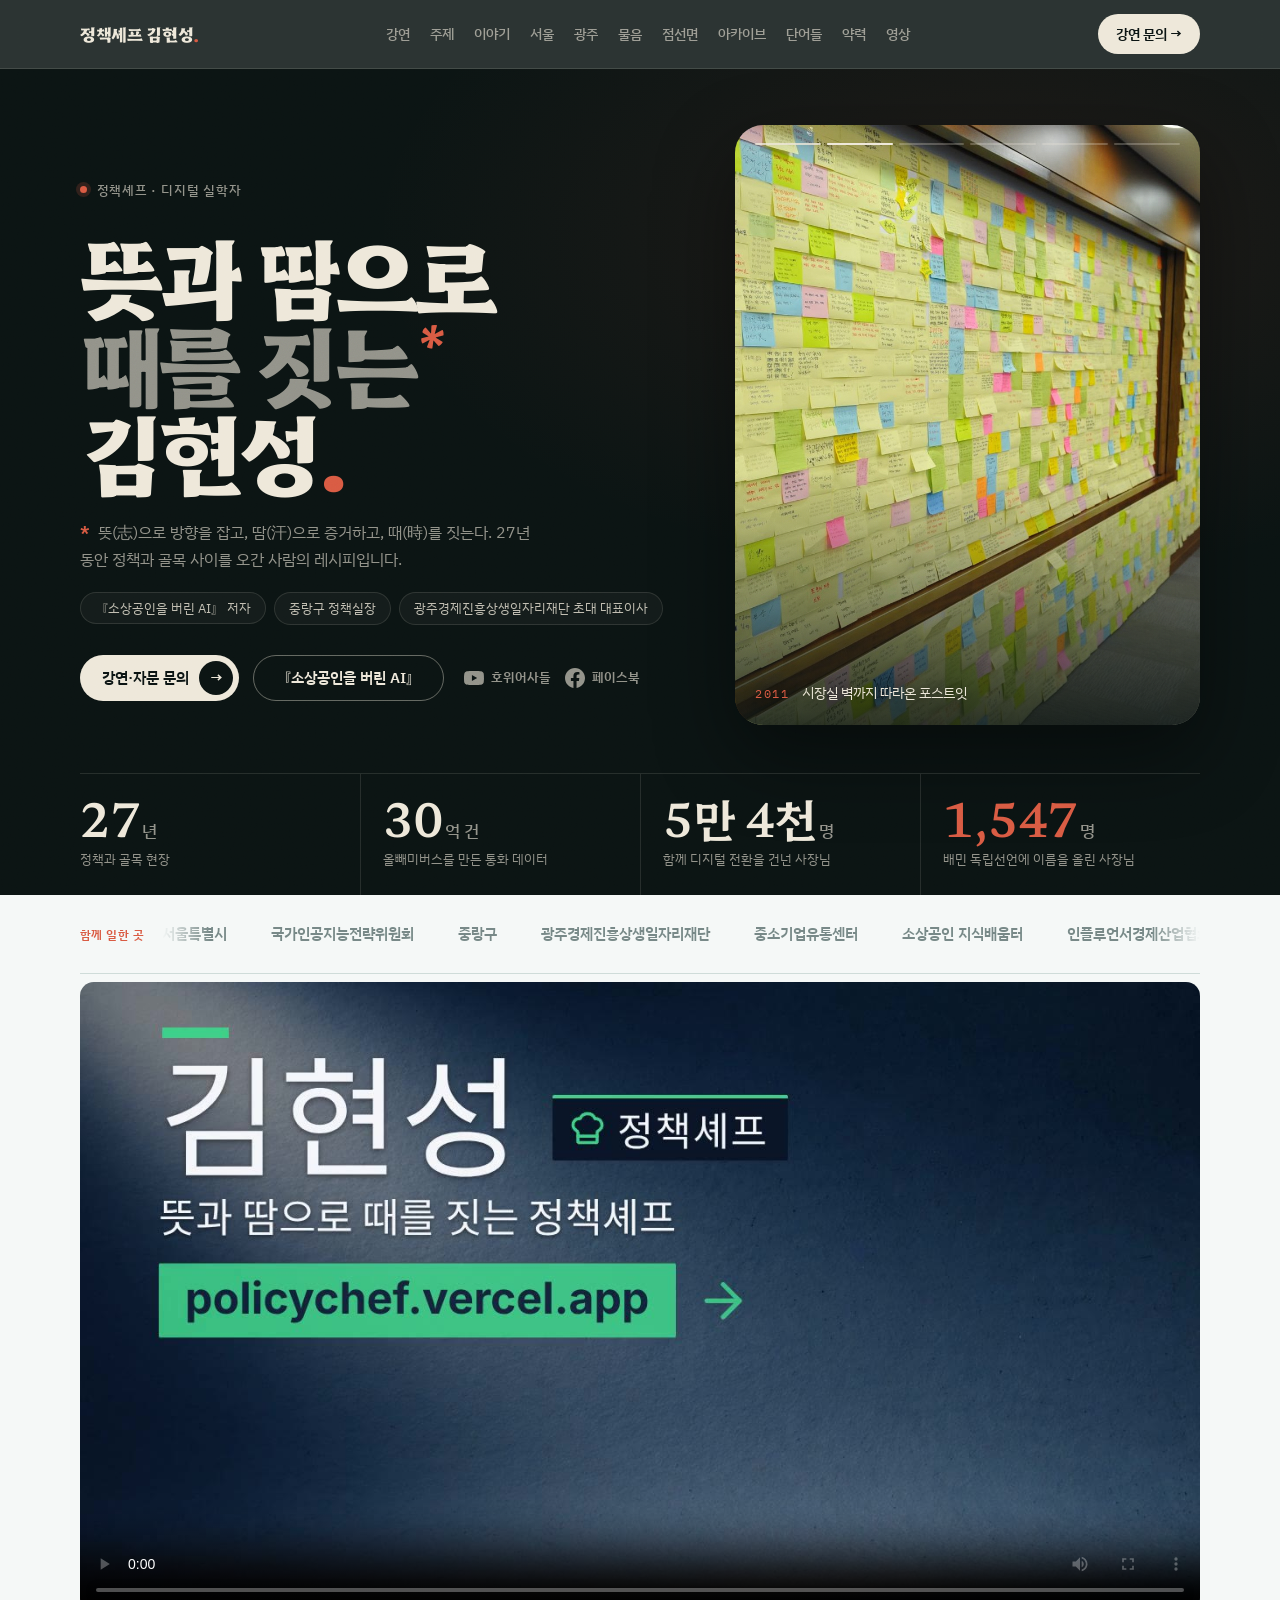
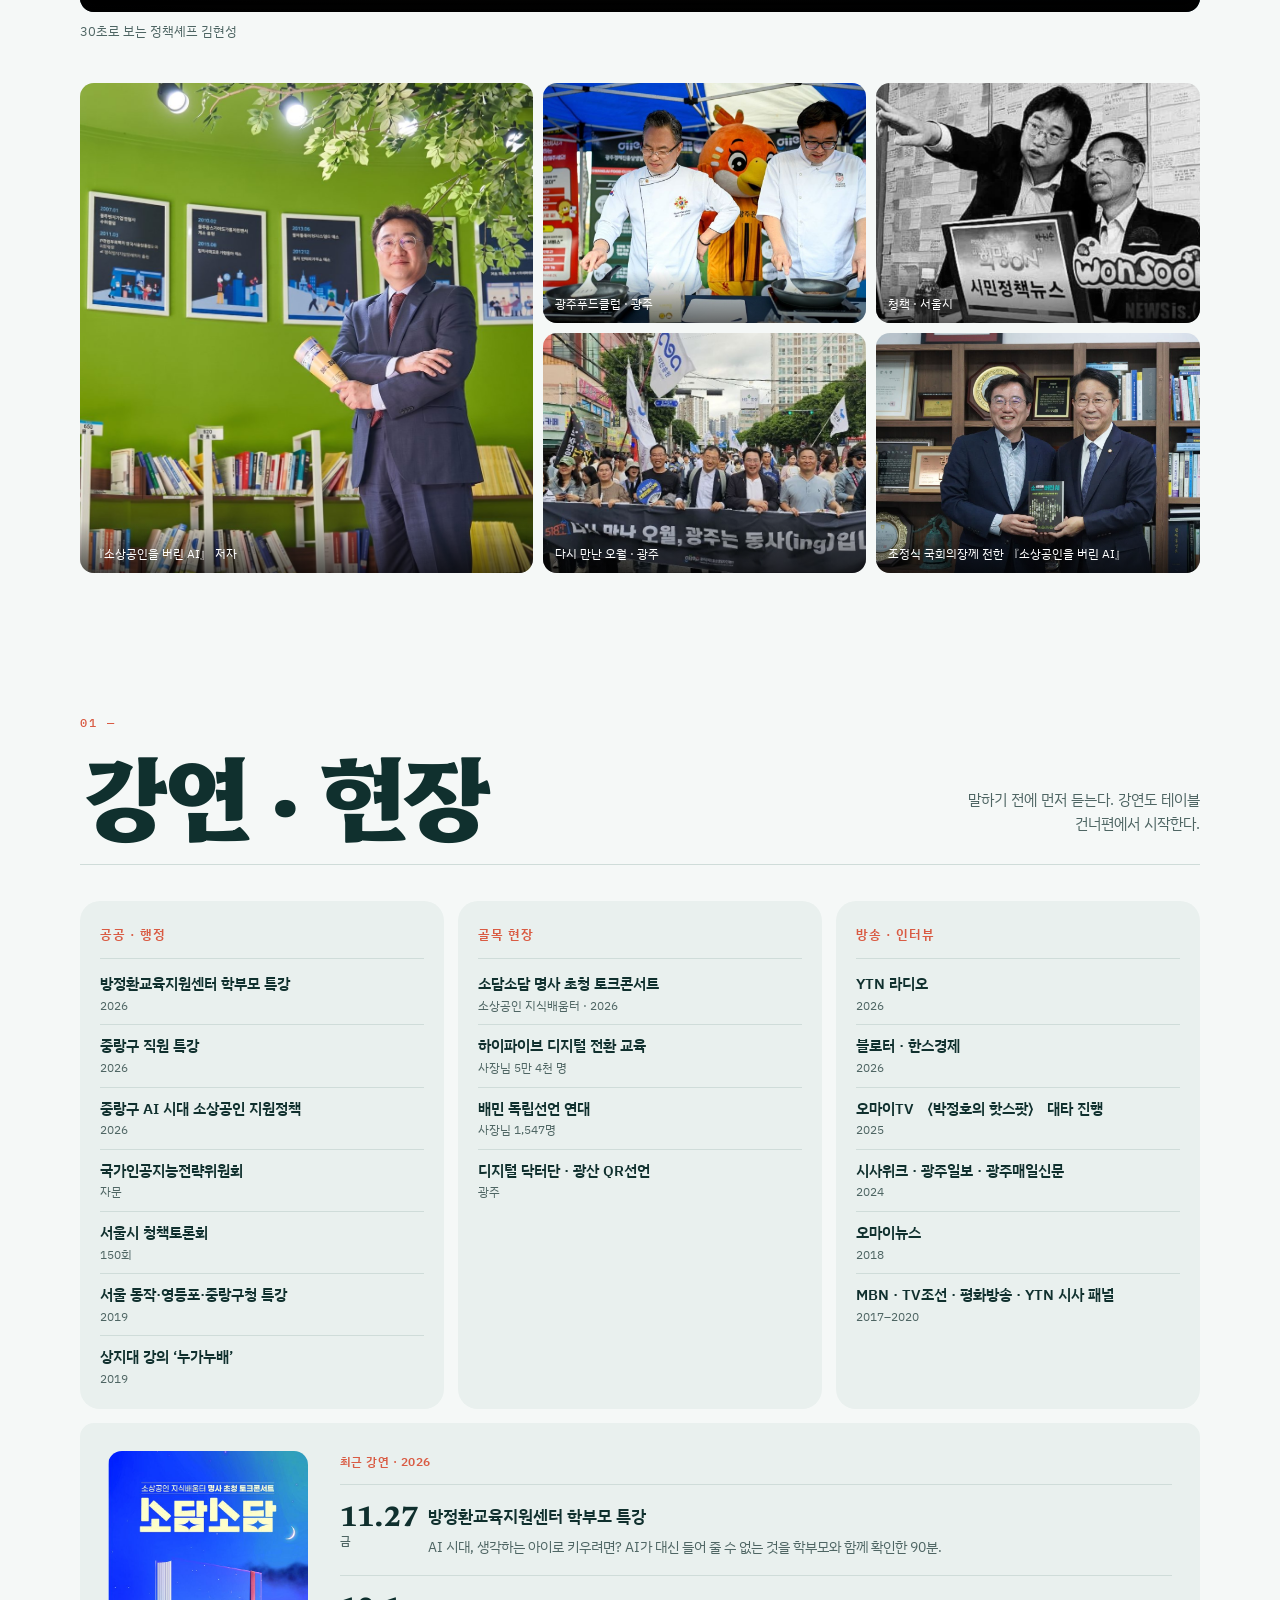
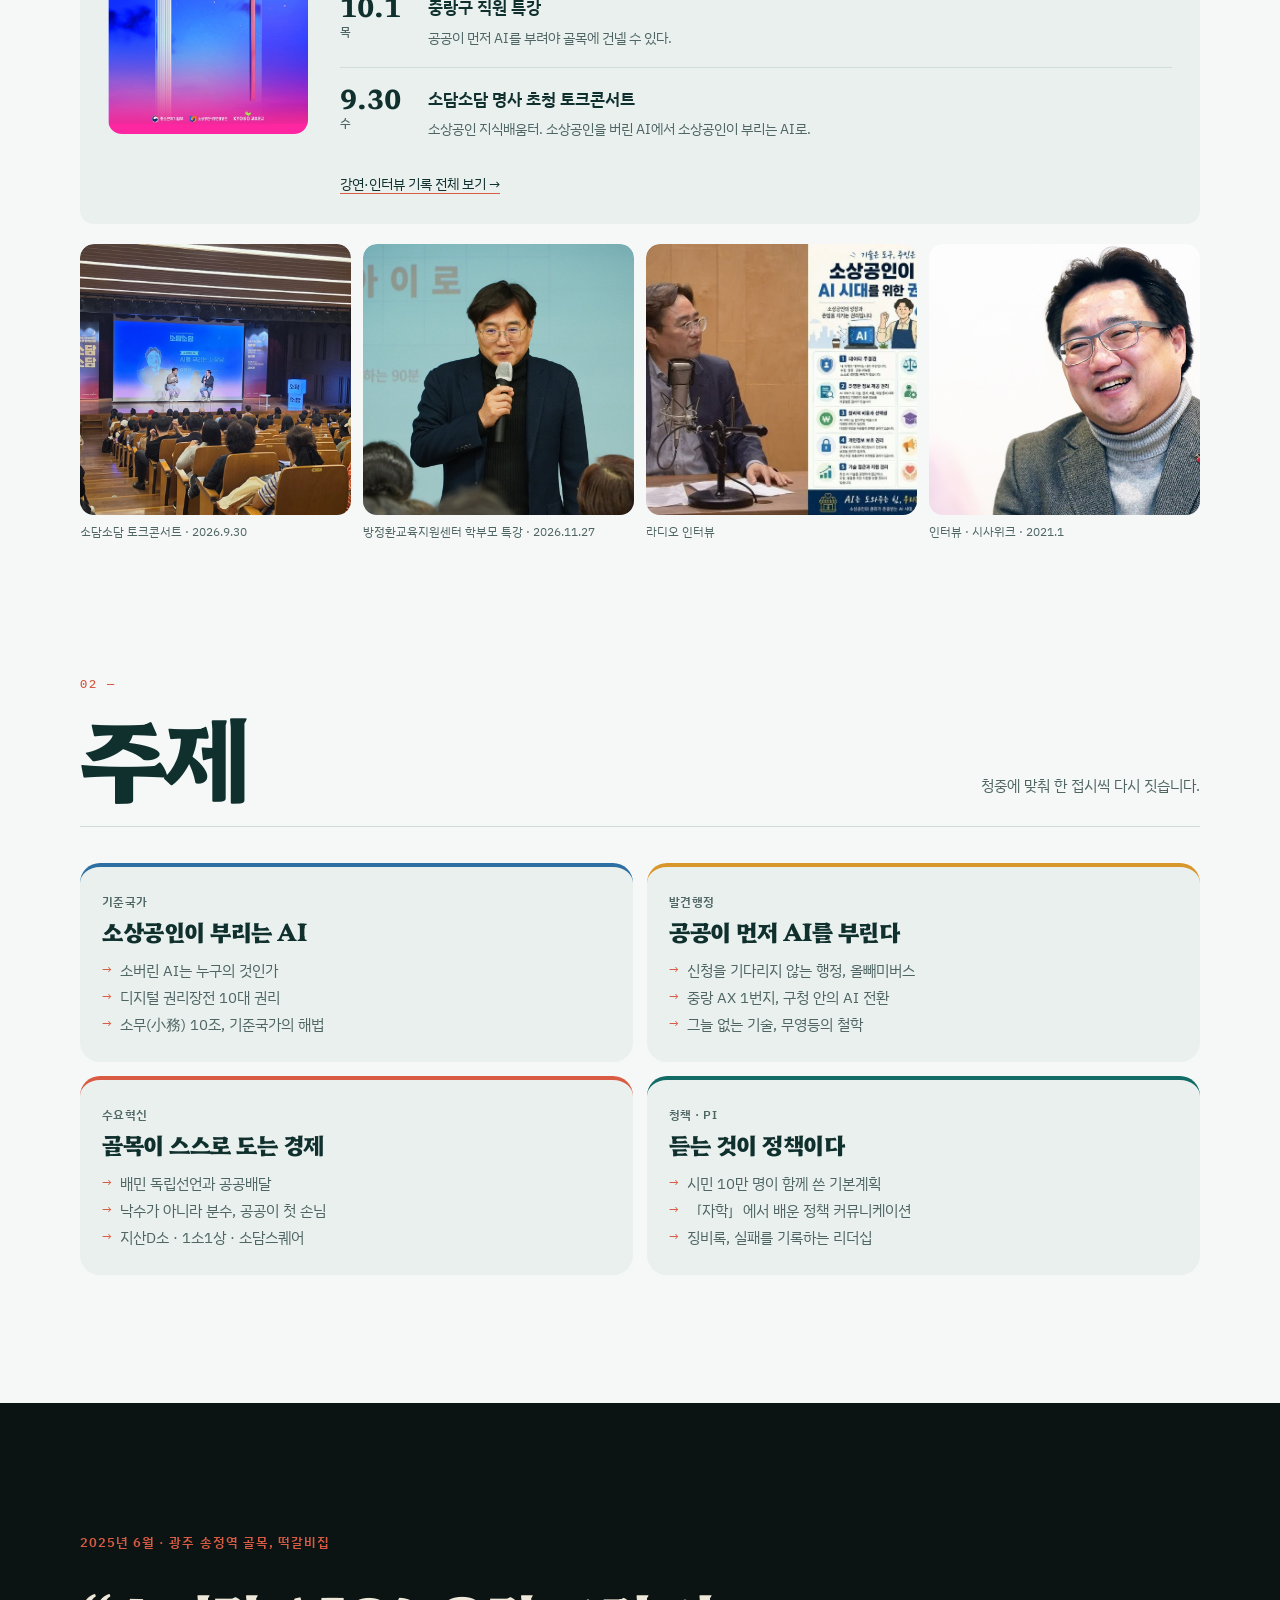
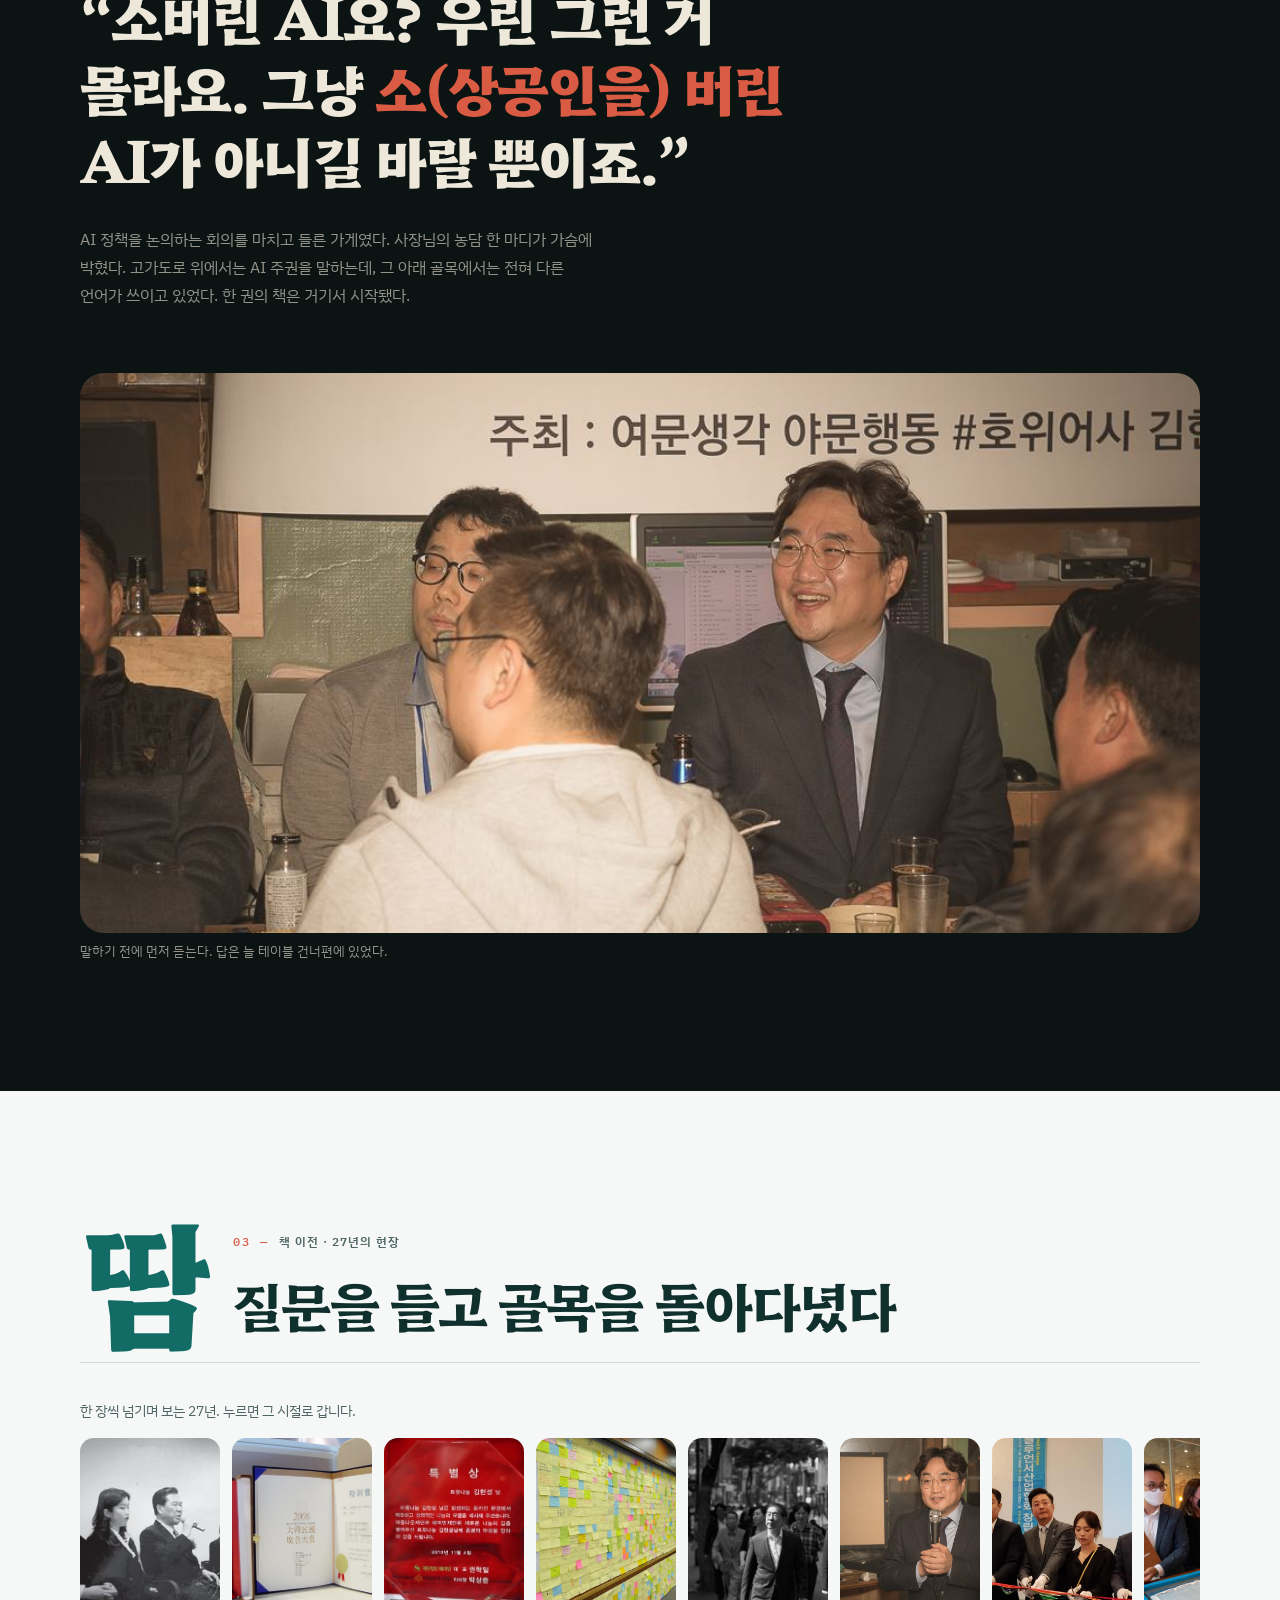
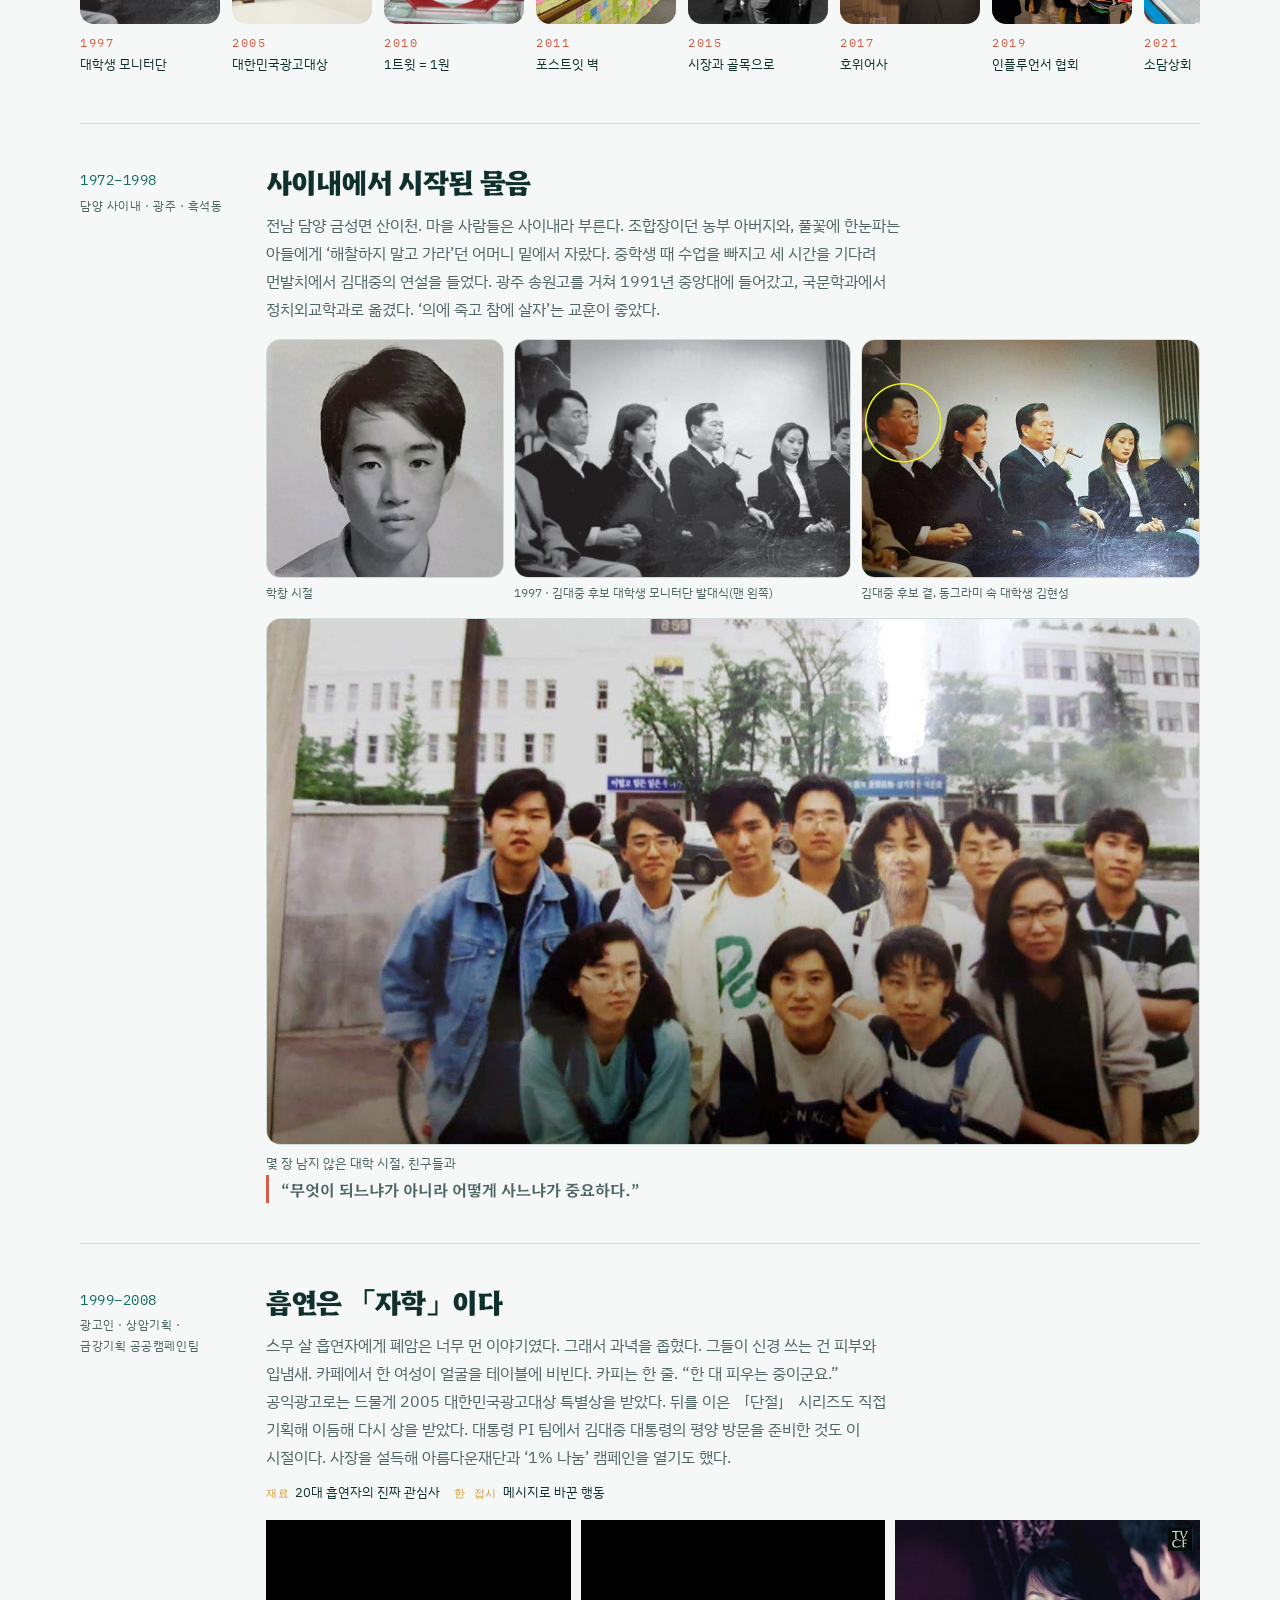
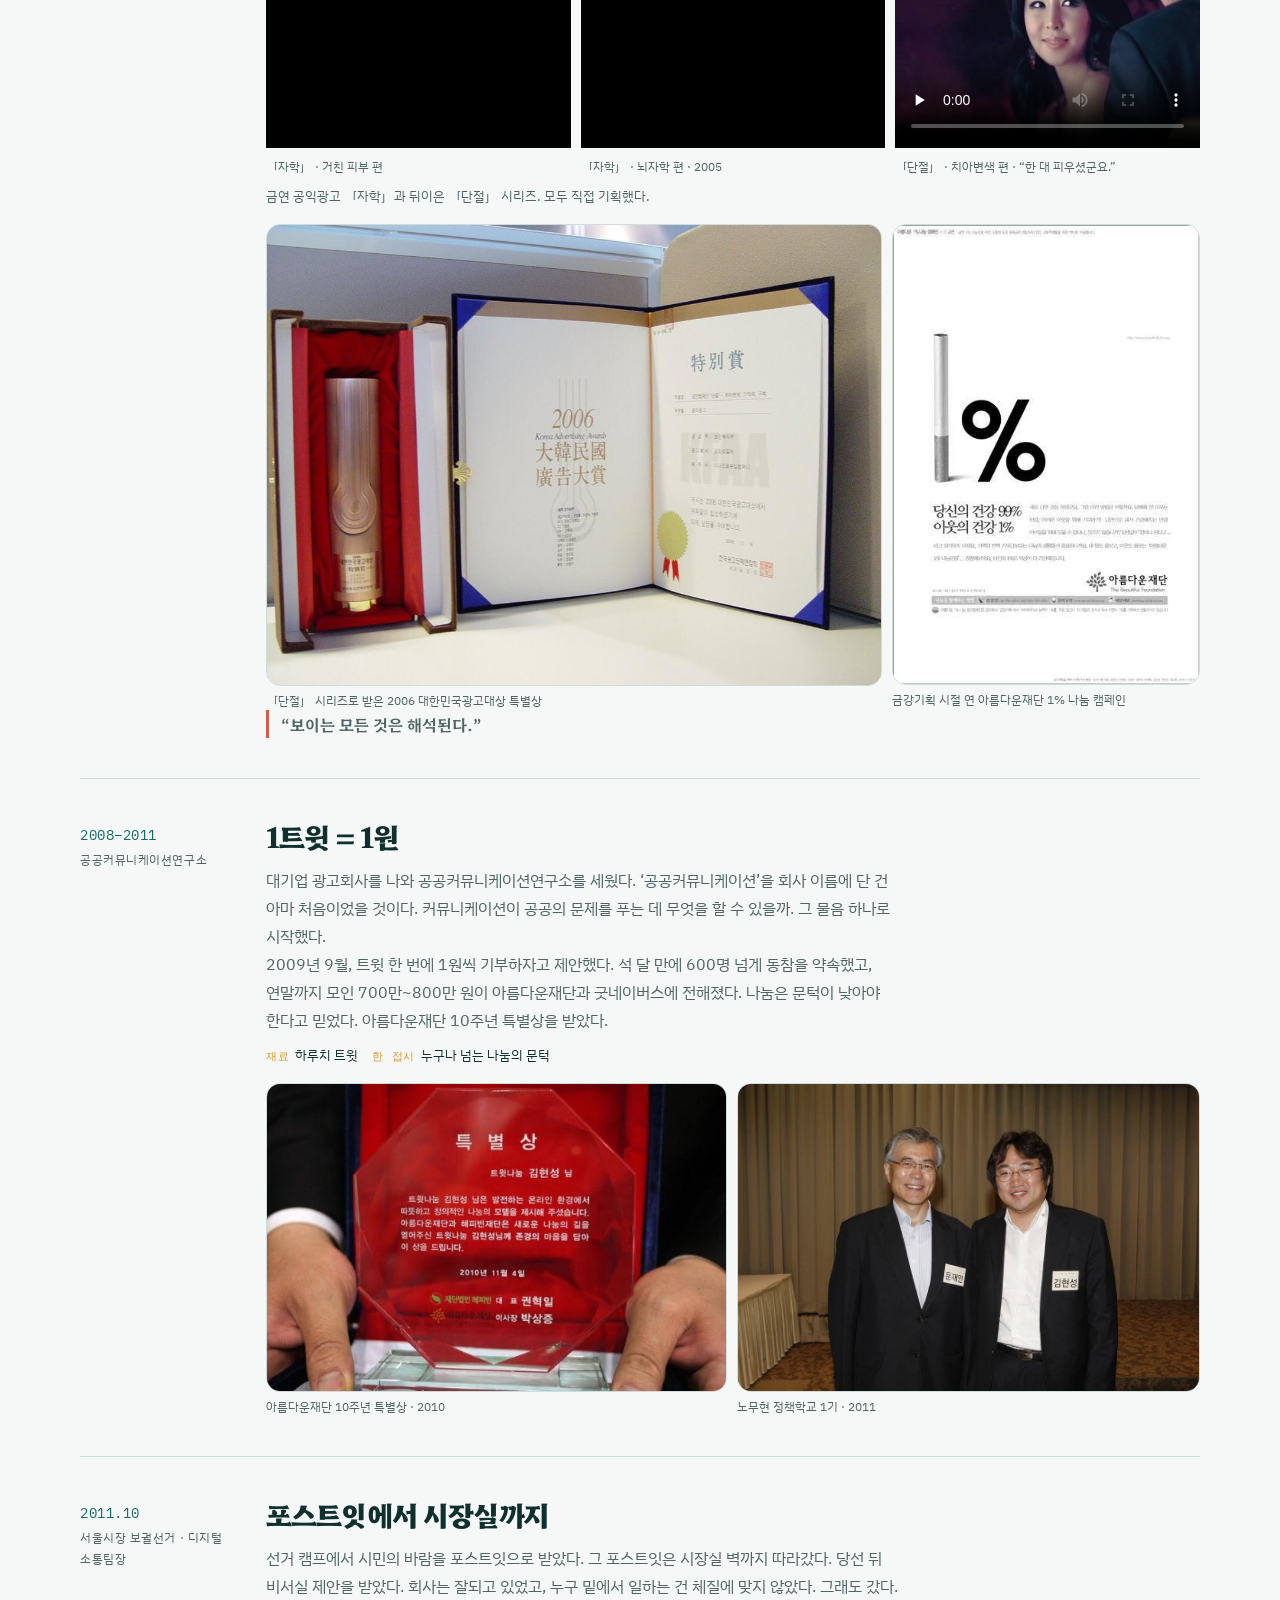
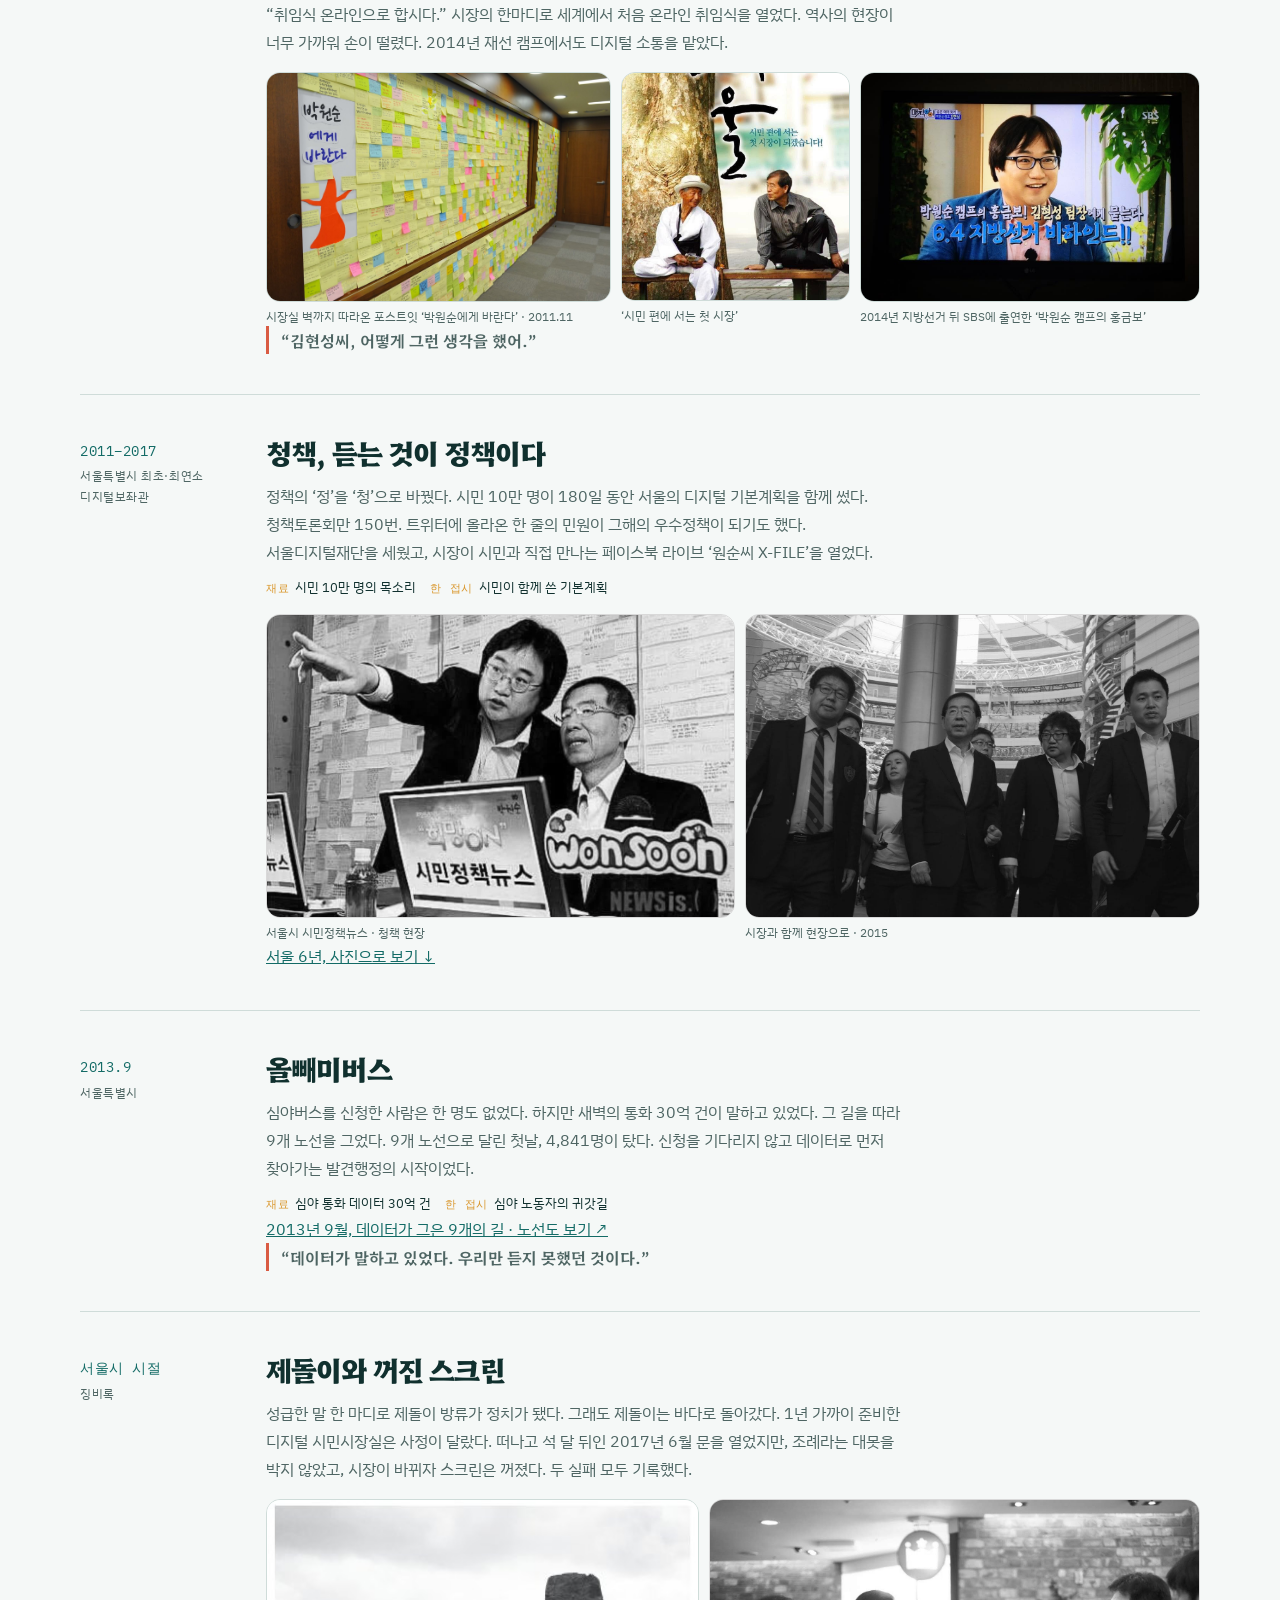
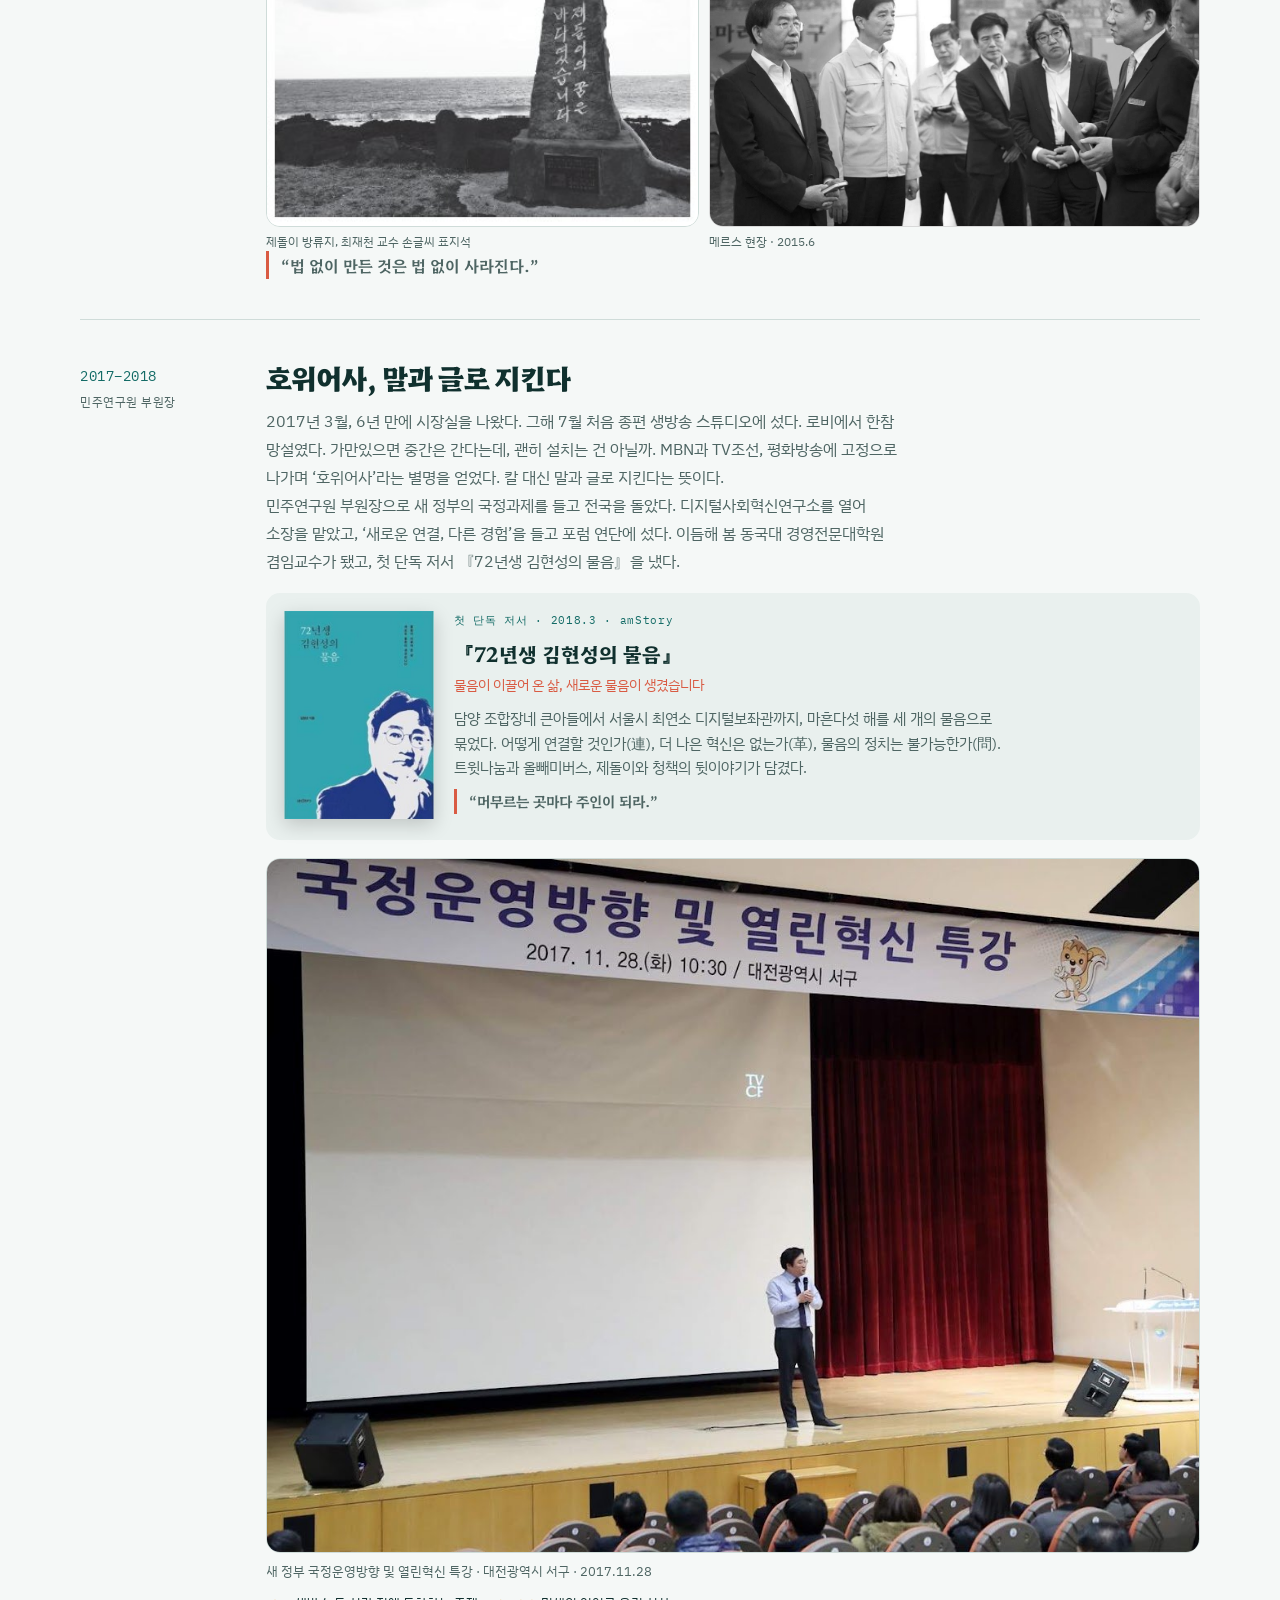
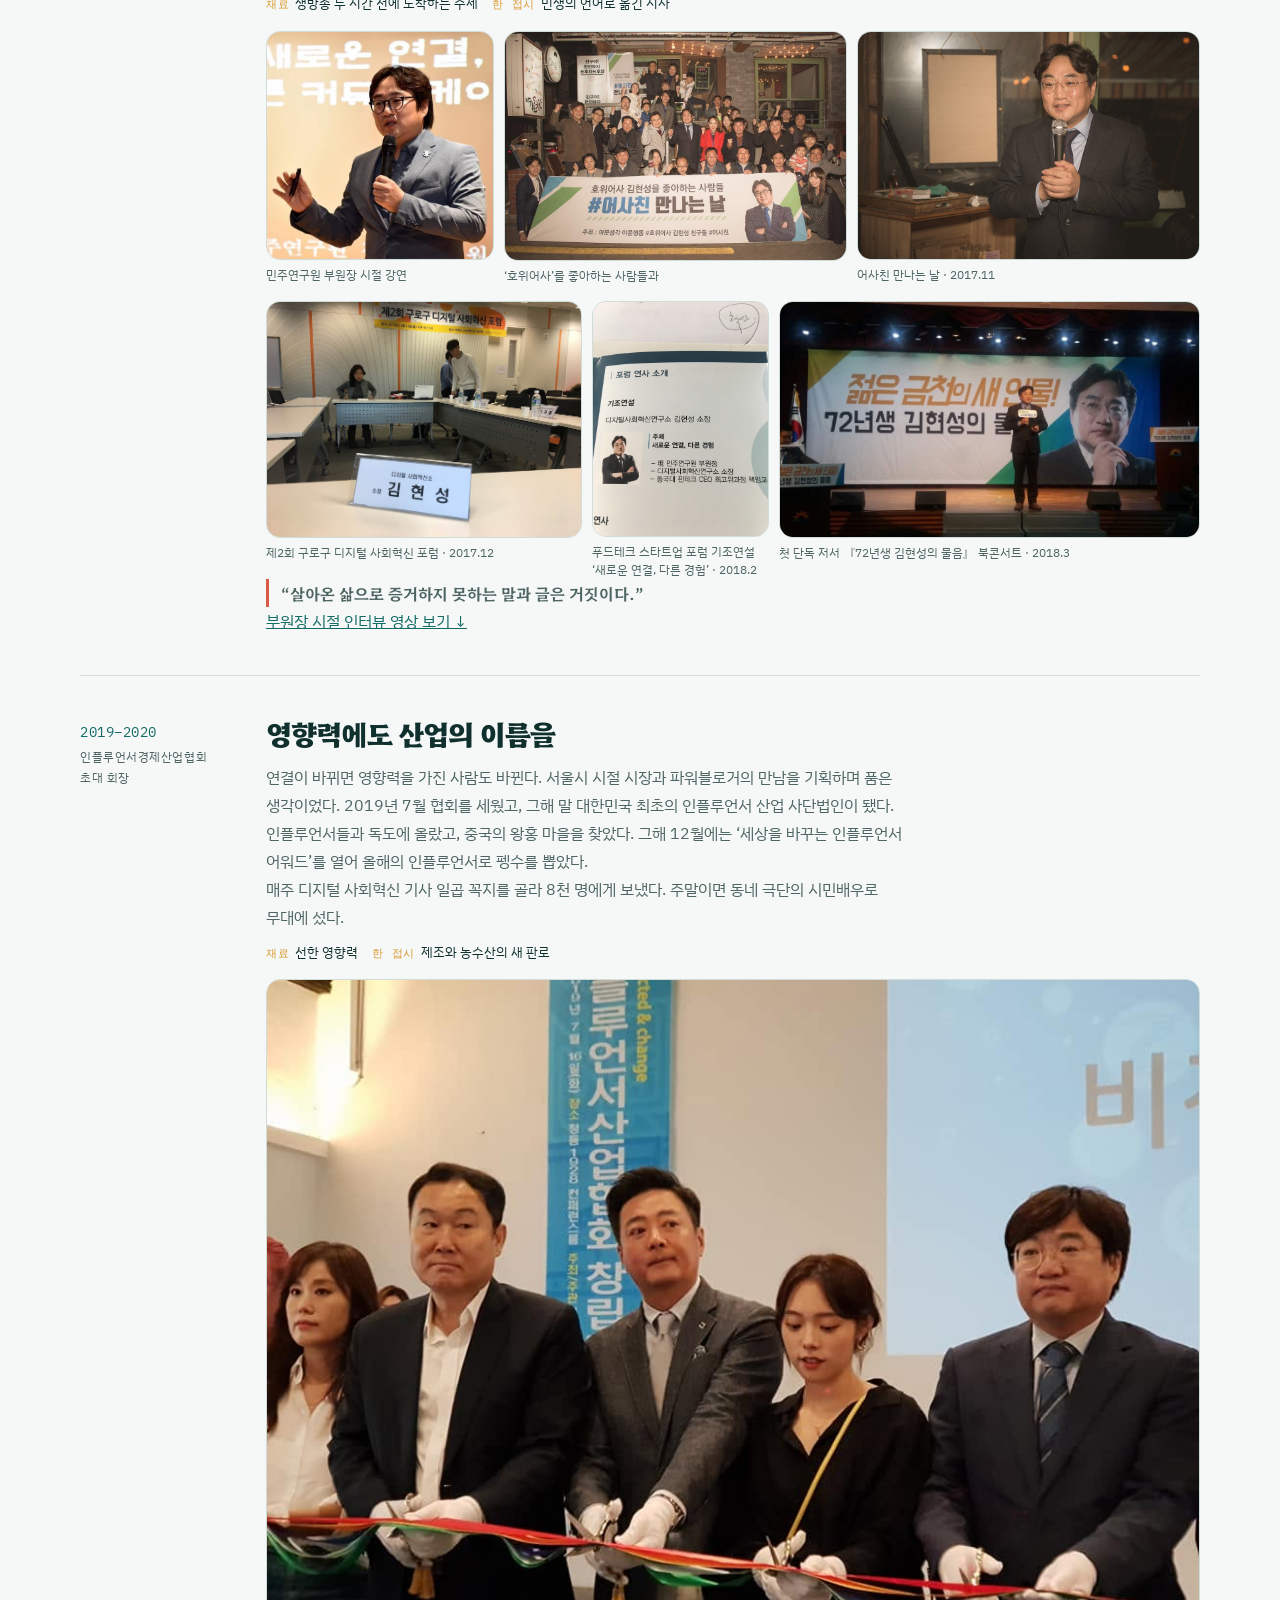
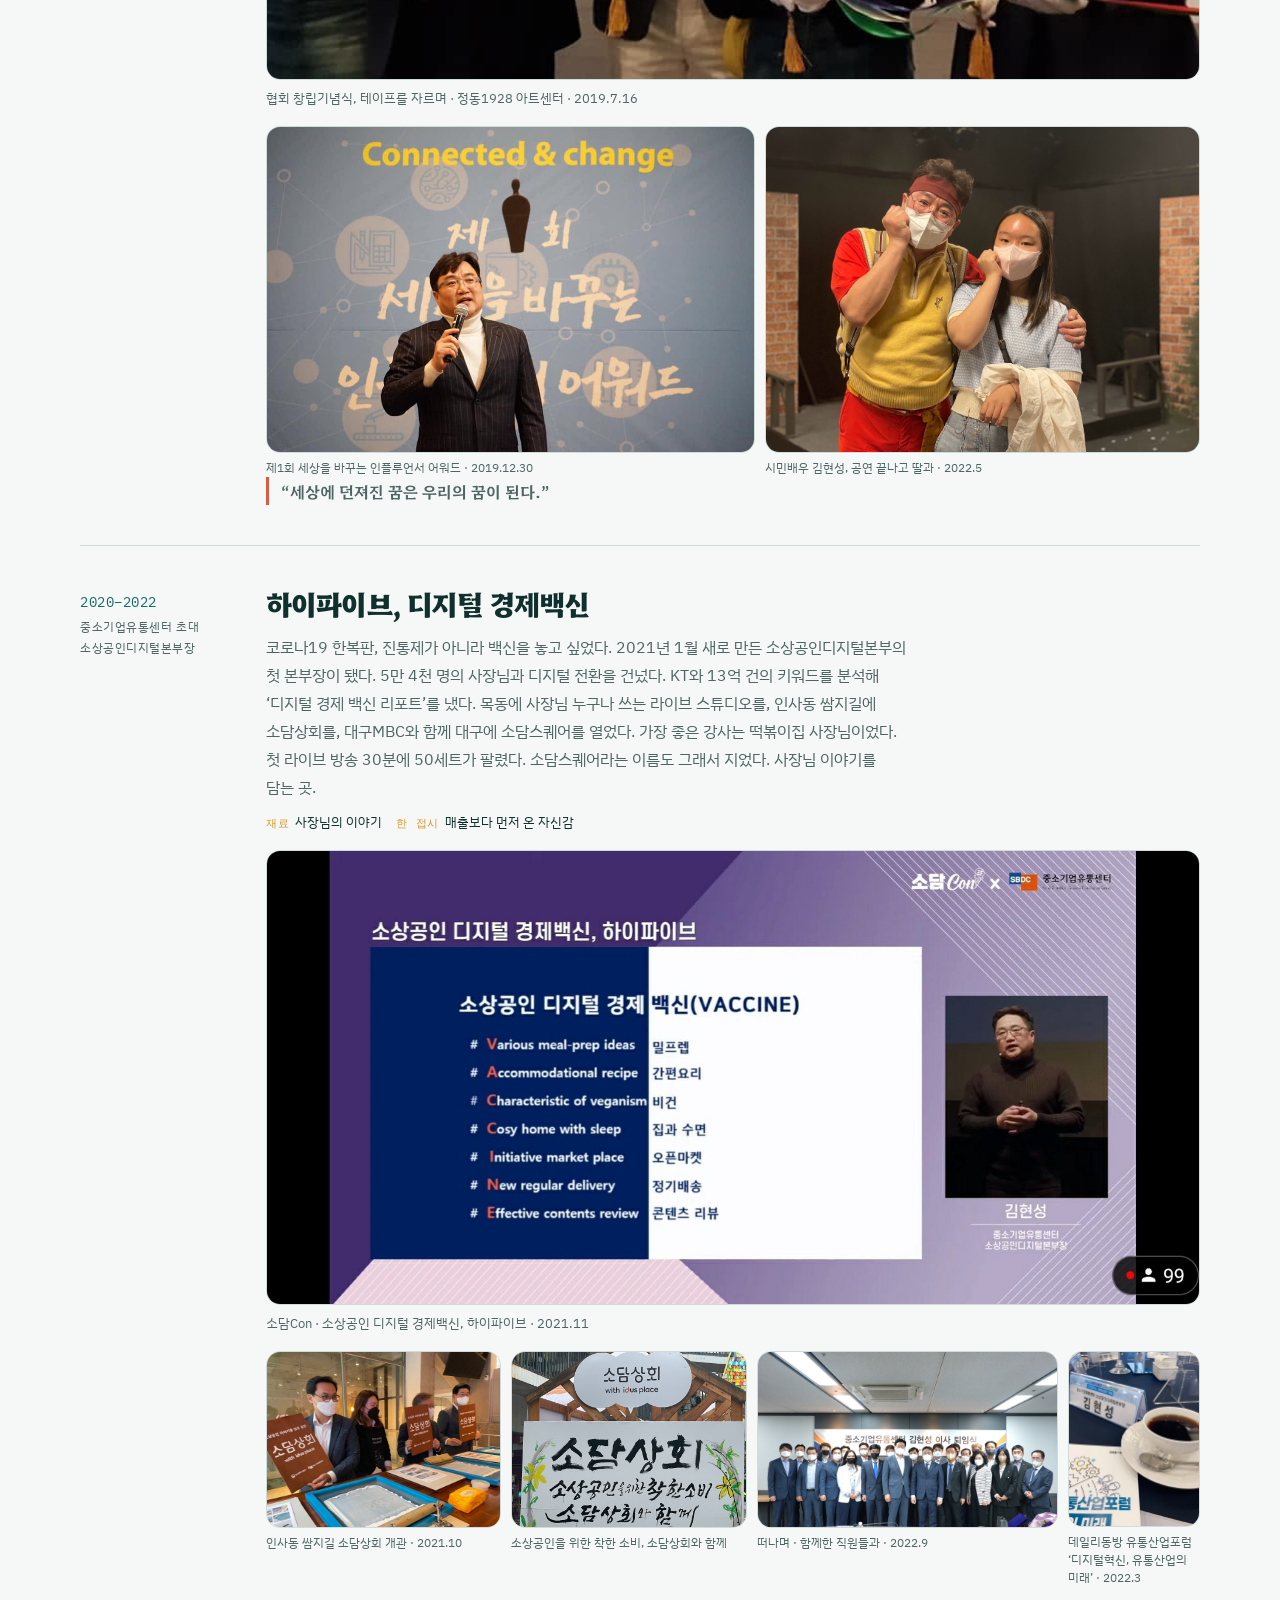
<file: index.html>
<!doctype html>
<html lang="ko">
<head>
<meta charset="utf-8">
<meta name="viewport" content="width=device-width, initial-scale=1, viewport-fit=cover">
<meta name="description" content="뜻과 땀으로 때를 짓는 정책셰프 김현성. 『소상공인을 버린 AI』 저자, 디지털 실학자.">
<meta property="og:title" content="정책셰프 김현성">
<meta property="og:description" content="뜻과 땀으로 때를 짓는 정책셰프. 『소상공인을 버린 AI』 저자.">
<meta property="og:image" content="https://policychef.vercel.app/img/hero.jpg">
<meta property="og:url" content="https://policychef.vercel.app/">
<meta name="twitter:card" content="summary_large_image">
<meta property="og:type" content="profile">
<meta name="theme-color" content="#136B66">
<link rel="icon" href="favicon.svg" type="image/svg+xml">
<title>정책셰프 김현성</title>
<style>html{color-scheme:light}body{margin:0}img{max-width:100%}[hidden]{display:none!important}</style>

<link rel="preconnect" href="https://fonts.googleapis.com">
<link rel="preconnect" href="https://fonts.gstatic.com" crossorigin>
<link rel="stylesheet" href="https://fonts.googleapis.com/css2?family=Hahmlet:wght@400;600;800&family=IBM+Plex+Sans+KR:wght@400;500;600&family=IBM+Plex+Mono:wght@500&display=swap">
<link rel="stylesheet" href="style.css">
<script>if('IntersectionObserver' in window&&!matchMedia('(prefers-reduced-motion: reduce)').matches)document.documentElement.classList.add('js-reveal')</script>

</head>
<body>
<nav class="topnav" id="nav" aria-label="섹션">
  <div class="wrap navin">
    <a class="brand" href="#landing">정책셰프 김현성<i>.</i></a>
    <div class="links"><a href="#talks">강연</a><a href="#topics">주제</a><a href="#ttam">이야기</a><a href="#seoul">서울</a><a href="#gwangju">광주</a><a href="question.html">물음</a><a href="#pillars">점선면</a><a href="archive.html">아카이브</a><a href="words.html">단어들</a><a href="#bio">약력</a><a href="#youtube">영상</a></div>
    <a class="nav-cta" href="#contact">강연 문의 →</a>
    <button class="burger" type="button" aria-label="메뉴 열기" aria-expanded="false" aria-controls="mmenu"><span></span></button>
  </div>
  <div class="mmenu" id="mmenu" hidden>
    <a href="#talks">강연</a><a href="#topics">주제</a><a href="#ttam">이야기</a><a href="#seoul">서울</a><a href="#gwangju">광주</a><a href="question.html">물음</a><a href="#pillars">점선면</a><a href="archive.html">아카이브</a><a href="words.html">단어들</a><a href="#bio">약력</a><a href="#youtube">영상</a><a class="cta" href="#contact">강연 문의 →</a>
  </div>
</nav>

<div class="wrap" id="top">

<section id="landing" class="hero2" aria-label="정책셰프 김현성">
  <div class="hero2-in">
    <div class="hero2-copy">
      <p class="hero2-eyebrow"><span class="dotmark" aria-hidden="true"></span>정책셰프 · 디지털 실학자</p>
      <h1 class="hero2-h1">
        <span class="ln"><span>뜻과 땀으로</span></span>
        <span class="ln"><span>때를 짓는<i class="ast">*</i></span></span>
        <span class="ln"><span>김현성<i class="dot">.</i></span></span>
      </h1>
      <p class="hero2-sub"><i>*</i> 뜻(志)으로 방향을 잡고, 땀(汗)으로 증거하고, 때(時)를 짓는다. 27년 동안 정책과 골목 사이를 오간 사람의 레시피입니다.</p>
      <ul class="hero2-tags">
        <li>『소상공인을 버린 AI』 저자</li>
        <li>중랑구 정책실장</li>
        <li>광주경제진흥상생일자리재단 초대 대표이사</li>
      </ul>
      <div class="hero2-actions">
        <a class="pill pill-solid" href="#contact">강연·자문 문의 <span class="pill-arrow" aria-hidden="true">→</span></a>
        <a class="pill pill-ghost" href="#tteut">『소상공인을 버린 AI』</a>
        <span class="socials"><a class="social-yt" href="https://www.youtube.com/channel/UCfKIIumgLjOJI00AJpmEHHw" target="_blank" rel="noopener" aria-label="유튜브 호위어사들"><svg width="26" height="26" viewBox="0 0 24 24" aria-hidden="true"><path fill="currentColor" d="M23.5 6.2a3 3 0 0 0-2.1-2.1C19.5 3.5 12 3.5 12 3.5s-7.5 0-9.4.6A3 3 0 0 0 .5 6.2C0 8.1 0 12 0 12s0 3.9.5 5.8a3 3 0 0 0 2.1 2.1c1.9.6 9.4.6 9.4.6s7.5 0 9.4-.6a3 3 0 0 0 2.1-2.1c.5-1.9.5-5.8.5-5.8s0-3.9-.5-5.8zM9.5 15.6V8.4l6.3 3.6-6.3 3.6z"/></svg><span>호위어사들</span></a>
      <a class="social-fb" href="https://www.facebook.com/hyunsung.kim.501598" target="_blank" rel="noopener" aria-label="페이스북 김현성"><svg width="24" height="24" viewBox="0 0 24 24" aria-hidden="true"><path fill="currentColor" d="M24 12.07C24 5.41 18.63 0 12 0S0 5.4 0 12.07C0 18.1 4.39 23.1 10.13 24v-8.44H7.08v-3.49h3.04V9.41c0-3.02 1.8-4.7 4.54-4.7 1.31 0 2.68.24 2.68.24v2.97h-1.5c-1.5 0-1.96.93-1.96 1.89v2.26h3.32l-.53 3.5h-2.8V24C19.62 23.1 24 18.1 24 12.07"/></svg><span>페이스북</span></a></span>
      </div>
    </div>
    <figure class="hero2-media" aria-label="현장 사진">
      <div class="slides">
        <img class="on" src="img/hero-mic.jpg" alt="마이크를 들고 이야기하는 김현성" width="1120" height="1400" fetchpriority="high" data-cap="정책셰프 김현성" data-y="" style="--op:50% 28%">
        <img src="img/postit-wall-2011.jpg" alt="‘박원순에게 바란다’ 포스트잇으로 가득 찬 서울시장실 벽" width="1600" height="1065" loading="lazy" data-cap="시장실 벽까지 따라온 포스트잇" data-y="2011" style="--op:60% 50%">
        <img src="img/seoul-field-bw-2015.jpg" alt="박원순 시장과 함께 현장으로 향하는 김현성" width="1280" height="853" loading="lazy" data-cap="시장과 함께 현장으로 · 서울" data-y="2015" style="--op:58% 40%">
        <img src="img/eosachin-mic-2017.jpg" alt="어사친 만나는 날, 마이크를 들고 이야기하는 김현성" width="1000" height="667" loading="lazy" data-cap="어사친 만나는 날" data-y="2017" style="--op:52% 30%">
        <img src="img/sodam-sanghoe-2021.jpg" alt="인사동 쌈지길 소담상회 개관 날" width="1280" height="960" loading="lazy" data-cap="인사동 소담상회 개관" data-y="2021" style="--op:45% 40%">
        <img src="img/gj/gj-126.jpg" alt="광주푸드클럽 부스에서 요리하는 김현성" width="1200" height="800" loading="lazy" data-cap="광주푸드클럽 · 광주" data-y="2024" style="--op:22% 40%">
      </div>
      <figcaption class="hero2-cap"><span class="y"></span><span class="t">정책셰프 김현성</span></figcaption>
      <div class="ticks" aria-hidden="true"><i class="on"></i><i></i><i></i><i></i><i></i><i></i></div>
    </figure>
  </div>
  <dl class="hero2-stats">
    <div><dt>27<small>년</small></dt><dd>정책과 골목 현장</dd></div>
    <div><dt>30<small>억 건</small></dt><dd>올빼미버스를 만든 통화 데이터</dd></div>
    <div><dt>5만 4천<small>명</small></dt><dd>함께 디지털 전환을 건넌 사장님</dd></div>
    <div><dt>1,547<small>명</small></dt><dd>배민 독립선언에 이름을 올린 사장님</dd></div>
  </dl>
</section>

<section class="landing-after">
  <div class="marquee reveal rd2" aria-label="함께 일한 곳">
    <div class="marquee-label">함께 일한 곳</div>
    <div class="marquee-win">
      <div class="marquee-track">
        <span>서울특별시</span><span>국가인공지능전략위원회</span><span>중랑구</span><span>광주경제진흥상생일자리재단</span><span>중소기업유통센터</span><span>소상공인 지식배움터</span><span>인플루언서경제산업협회</span><span>아름다운재단</span><span>공공커뮤니케이션연구소</span><span>금강기획</span><span>대통령 PI팀</span>
        <span aria-hidden="true">서울특별시</span><span aria-hidden="true">국가인공지능전략위원회</span><span aria-hidden="true">중랑구</span><span aria-hidden="true">광주경제진흥상생일자리재단</span><span aria-hidden="true">중소기업유통센터</span><span aria-hidden="true">소상공인 지식배움터</span><span aria-hidden="true">인플루언서경제산업협회</span><span aria-hidden="true">아름다운재단</span><span aria-hidden="true">공공커뮤니케이션연구소</span><span aria-hidden="true">금강기획</span><span aria-hidden="true">대통령 PI팀</span>
      </div>
    </div>
  </div>
</section>

<section class="intro-film reveal" aria-label="소개 영상">
  <figure class="video">
    <div class="frame"><video controls playsinline preload="metadata" poster="img/intro-poster.jpg"><source src="video/intro.mp4" type="video/mp4"></video></div>
    <figcaption>30초로 보는 정책셰프 김현성</figcaption>
  </figure>
</section>

<div class="band reveal" aria-label="현장 사진">
  <figure><img src="img/author-library.jpg" alt="서가 앞에 선 『소상공인을 버린 AI』 저자 김현성" width="1600" height="1067" loading="lazy" style="object-position:68% 40%"><figcaption>『소상공인을 버린 AI』 저자</figcaption></figure>
  <figure><img src="img/gj/gj-126.jpg" alt="광주푸드클럽 부스에서 요리하는 김현성" width="1200" height="800" loading="lazy"><figcaption>광주푸드클럽 · 광주</figcaption></figure>
  <figure><img src="img/fb-seoul-cheongchaek.jpg" alt="시민 의견 메모가 붙은 벽 앞의 김현성" width="960" height="620" loading="lazy"><figcaption>청책 · 서울시</figcaption></figure>
  <figure><img src="img/gj/gj-34.jpg" alt="‘다시 만난 오월, 광주는 동사(ing)입니다’ 현수막을 든 행진" width="1200" height="561" loading="lazy"><figcaption>다시 만난 오월 · 광주</figcaption></figure>
  <figure><img src="img/fb-book-handover.jpg" alt="조정식 국회의장에게 『소상공인을 버린 AI』를 전하는 김현성" width="1280" height="853" loading="lazy"><figcaption>조정식 국회의장께 전한 『소상공인을 버린 AI』</figcaption></figure>
</div>

<section id="talks" class="sec">
  <div class="s-head reveal">
    <h2>강연 · 현장<span class="s-arrow">↘</span></h2>
    <p class="s-meta">말하기 전에 먼저 듣는다. 강연도 테이블 건너편에서 시작한다.</p>
  </div>
  <div class="p-cols">
    <div class="p-col reveal rd1">
      <div class="p-col-label">공공 · 행정</div>
      <ul>
        <li>방정환교육지원센터 학부모 특강 <span>2026</span></li>
        <li>중랑구 직원 특강 <span>2026</span></li>
        <li>중랑구 AI 시대 소상공인 지원정책 <span>2026</span></li>
        <li>국가인공지능전략위원회 <span>자문</span></li>
        <li>서울시 청책토론회 <span>150회</span></li>
          <li>서울 동작·영등포·중랑구청 특강 <span>2019</span></li>
          <li>상지대 강의 ‘누가누배’ <span>2019</span></li>
      </ul>
    </div>
    <div class="p-col reveal rd2">
      <div class="p-col-label">골목 현장</div>
      <ul>
        <li>소담소담 명사 초청 토크콘서트 <span>소상공인 지식배움터 · 2026</span></li>
        <li>하이파이브 디지털 전환 교육 <span>사장님 5만 4천 명</span></li>
        <li>배민 독립선언 연대 <span>사장님 1,547명</span></li>
        <li>디지털 닥터단 · 광산 QR선언 <span>광주</span></li>
      </ul>
    </div>
    <div class="p-col reveal rd3">
      <div class="p-col-label">방송 · 인터뷰</div>
      <ul>
        <li>YTN 라디오 <span>2026</span></li>
        <li>블로터 · 한스경제 <span>2026</span></li>
        <li>오마이TV 〈박정호의 핫스팟〉 대타 진행 <span>2025</span></li>
          <li>시사위크 · 광주일보 · 광주매일신문 <span>2024</span></li>
        <li>오마이뉴스 <span>2018</span></li>
          <li>MBN · TV조선 · 평화방송 · YTN 시사 패널 <span>2017–2020</span></li>
      </ul>
    </div>
  </div>
  <div class="talks reveal">
    <figure class="poster">
      <img src="img/sodam.jpg" alt="소상공인 지식배움터 명사 초청 토크콘서트 소담소담 포스터" width="620" height="877" loading="lazy">
    </figure>
    <div class="talk-list">
      <div class="label">최근 강연 · 2026</div>
      <div class="talk">
        <div class="d">11.27<small>금</small></div>
        <div><h3>방정환교육지원센터 학부모 특강</h3><p>AI 시대, 생각하는 아이로 키우려면? AI가 대신 들어 줄 수 없는 것을 학부모와 함께 확인한 90분.</p></div>
      </div>
      <div class="talk">
        <div class="d">10.1<small>목</small></div>
        <div><h3>중랑구 직원 특강</h3><p>공공이 먼저 AI를 부려야 골목에 건넬 수 있다.</p></div>
      </div>
      <div class="talk">
        <div class="d">9.30<small>수</small></div>
        <div><h3>소담소담 명사 초청 토크콘서트</h3><p>소상공인 지식배움터. 소상공인을 버린 AI에서 소상공인이 부리는 AI로.</p></div>
      </div>
      <p class="talk-more"><a href="archive.html">강연·인터뷰 기록 전체 보기 →</a></p>
    </div>
  </div>
  <div class="gallery reveal">
    <figure><img src="img/life/booktalk-sodam-2026.jpg" alt="소담소담 명사 초청 토크콘서트 ‘AI를 부리는 사장님’ 무대와 객석" width="1400" height="788" loading="lazy" style="object-position:46% 50%"><figcaption>소담소담 토크콘서트 · 2026.9.30</figcaption></figure>
    <figure><img src="img/event/bangjeonghwan-lecture-2026-mic.jpg" alt="방정환교육지원센터 학부모 특강에서 마이크를 들고 학부모들에게 이야기하는 김현성" width="1600" height="900" loading="lazy" style="object-position:50% 40%"><figcaption>방정환교육지원센터 학부모 특강 · 2026.11.27</figcaption></figure>
    <figure><img src="img/fb-radio-interview.jpg" alt="『소상공인을 버린 AI』 라디오 인터뷰" width="1280" height="591" loading="lazy"><figcaption>라디오 인터뷰</figcaption></figure>
    <figure><img src="img/sisaweek-interview-2021.jpg" alt="소상공인디지털본부 초대 본부장 시절 시사위크 인터뷰에서 웃는 김현성" width="700" height="487" loading="lazy"><figcaption>인터뷰 · 시사위크 · 2021.1</figcaption></figure>
  </div>
</section>

<section id="topics" class="sec">
  <div class="s-head reveal">
    <h2>주제<span class="s-arrow">↘</span></h2>
    <p class="s-meta">청중에 맞춰 한 접시씩 다시 짓습니다.</p>
  </div>
  <div class="t-grid">
    <div class="t-card reveal rd1" data-k="global">
      <div class="t-k">기준국가</div>
      <h3>소상공인이 부리는 AI</h3>
      <ul>
        <li>소버린 AI는 누구의 것인가</li>
        <li>디지털 권리장전 10대 권리</li>
        <li>소무(小務) 10조, 기준국가의 해법</li>
      </ul>
    </div>
    <div class="t-card reveal rd2" data-k="digital">
      <div class="t-k">발견행정</div>
      <h3>공공이 먼저 AI를 부린다</h3>
      <ul>
        <li>신청을 기다리지 않는 행정, 올빼미버스</li>
        <li>중랑 AX 1번지, 구청 안의 AI 전환</li>
        <li>그늘 없는 기술, 무영등의 철학</li>
      </ul>
    </div>
    <div class="t-card reveal rd1" data-k="minsaeng">
      <div class="t-k">수요혁신</div>
      <h3>골목이 스스로 도는 경제</h3>
      <ul>
        <li>배민 독립선언과 공공배달</li>
        <li>낙수가 아니라 분수, 공공이 첫 손님</li>
        <li>지산D소 · 1소1상 · 소담스퀘어</li>
      </ul>
    </div>
    <div class="t-card reveal rd2" data-k="sotong">
      <div class="t-k">청책 · PI</div>
      <h3>듣는 것이 정책이다</h3>
      <ul>
        <li>시민 10만 명이 함께 쓴 기본계획</li>
        <li>「자학」에서 배운 정책 커뮤니케이션</li>
        <li>징비록, 실패를 기록하는 리더십</li>
      </ul>
    </div>
  </div>
</section>

<div class="origin reveal">
  <div class="when">2025년 6월 · 광주 송정역 골목, 떡갈비집</div>
  <blockquote>“소버린 AI요? 우린 그런 거 몰라요. 그냥 <em>소(상공인을) 버린</em> AI가 아니길 바랄 뿐이죠.”</blockquote>
  <p>AI 정책을 논의하는 회의를 마치고 들른 가게였다. 사장님의 농담 한 마디가 가슴에 박혔다. 고가도로 위에서는 AI 주권을 말하는데, 그 아래 골목에서는 전혀 다른 언어가 쓰이고 있었다. 한 권의 책은 거기서 시작됐다.</p>
  <figure class="wide">
    <img src="img/listen.jpg" alt="작은 식당 테이블에서 사람들의 이야기를 듣는 김현성" width="1000" height="667">
    <figcaption>말하기 전에 먼저 듣는다. 답은 늘 테이블 건너편에 있었다.</figcaption>
  </figure>
</div>

<section class="part" id="ttam">
  <div class="part-head">
    <div class="glyph">땀</div>
    <div class="label">책 이전 · 27년의 현장</div>
    <h2>질문을 들고 골목을 돌아다녔다</h2>
  </div>
  <p class="eras-note">한 장씩 넘기며 보는 27년. 누르면 그 시절로 갑니다.</p>
  <ol class="eras" aria-label="연도별 대표 사진">
    <li><a href="#s-1972"><img src="img/book-dj-1997.jpg" alt="" width="300" height="400" loading="lazy"><span class="y">1997</span><span class="t">대학생 모니터단</span></a></li>
    <li><a href="#s-1999"><img src="img/book-adaward.jpg" alt="" width="300" height="400" loading="lazy"><span class="y">2005</span><span class="t">대한민국광고대상</span></a></li>
    <li><a href="#s-2008"><img src="img/book-tweet-award.jpg" alt="" width="300" height="400" loading="lazy"><span class="y">2010</span><span class="t">1트윗 = 1원</span></a></li>
    <li><a href="#s-2011"><img src="img/postit-wall-2011.jpg" alt="" width="300" height="400" loading="lazy"><span class="y">2011</span><span class="t">포스트잇 벽</span></a></li>
    <li><a href="#s-seoul"><img src="img/seoul-street-2015.jpg" alt="" width="300" height="400" loading="lazy"><span class="y">2015</span><span class="t">시장과 골목으로</span></a></li>
    <li><a href="#s-2017"><img src="img/eosachin-mic-2017.jpg" alt="" width="300" height="400" loading="lazy"><span class="y">2017</span><span class="t">호위어사</span></a></li>
    <li><a href="#s-2019"><img src="img/life/influencer-founding-2019.jpg" alt="" width="300" height="400" loading="lazy"><span class="y">2019</span><span class="t">인플루언서 협회</span></a></li>
    <li><a href="#s-2020"><img src="img/sodam-sanghoe-2021.jpg" alt="" width="300" height="400" loading="lazy"><span class="y">2021</span><span class="t">소담상회</span></a></li>
    <li><a href="#s-2023"><img src="img/gj/gj-210.jpg" alt="" width="300" height="400" loading="lazy"><span class="y">2023</span><span class="t">수요혁신 광주</span></a></li>
    <li><a href="#ttae"><img src="img/lecture-shinhan-2026.jpg" alt="" width="300" height="400" loading="lazy"><span class="y">2026</span><span class="t">부리는 AI로</span></a></li>
  </ol>
  <ol class="scenes">
    <li id="s-1972" class="scene">
        <div class="yr">1972–1998<small>담양 사이내 · 광주 · 흑석동</small></div>
        <div>
          <h3>사이내에서 시작된 물음</h3>
          <p>전남 담양 금성면 산이천. 마을 사람들은 사이내라 부른다. 조합장이던 농부 아버지와, 풀꽃에 한눈파는 아들에게 ‘해찰하지 말고 가라’던 어머니 밑에서 자랐다. 중학생 때 수업을 빠지고 세 시간을 기다려 먼발치에서 김대중의 연설을 들었다. 광주 송원고를 거쳐 1991년 중앙대에 들어갔고, 국문학과에서 정치외교학과로 옮겼다. ‘의에 죽고 참에 살자’는 교훈이 좋았다.</p>
          <div class="row">
            <figure style="--r:1.000"><img src="img/fb-youth.jpg" alt="학창 시절의 김현성" width="636" height="636" loading="lazy"><figcaption>학창 시절</figcaption></figure>
            <figure style="--r:1.412"><img src="img/book-dj-1997.jpg" alt="1997년 김대중 후보 대학생 모니터단 발대식. 맨 왼쪽이 김현성" width="367" height="260" loading="lazy"><figcaption>1997 · 김대중 후보 대학생 모니터단 발대식(맨 왼쪽)</figcaption></figure>
            <figure style="--r:1.421"><img src="img/life/dj-circle.jpg" alt="김대중 후보 곁에 앉은 대학생 김현성(동그라미)" width="658" height="463" loading="lazy"><figcaption>김대중 후보 곁, 동그라미 속 대학생 김현성</figcaption></figure>
          </div>
          <figure class="clip"><img src="img/life/college-friends.jpg" alt="대학 시절 친구들과 함께 찍은 단체 사진" width="1171" height="659" loading="lazy"><figcaption>몇 장 남지 않은 대학 시절, 친구들과</figcaption></figure>
          <p class="said">무엇이 되느냐가 아니라 어떻게 사느냐가 중요하다.</p>
        </div>
      </li>
      <li id="s-1999" class="scene">
      <div class="yr">1999–2008<small>광고인 · 상암기획 · 금강기획 공공캠페인팀</small></div>
      <div>
        <h3>흡연은 「자학」이다</h3>
        <p>스무 살 흡연자에게 폐암은 너무 먼 이야기였다. 그래서 과녁을 좁혔다. 그들이 신경 쓰는 건 피부와 입냄새. 카페에서 한 여성이 얼굴을 테이블에 비빈다. 카피는 한 줄. “한 대 피우는 중이군요.” 공익광고로는 드물게 2005 대한민국광고대상 특별상을 받았다. 뒤를 이은 「단절」 시리즈도 직접 기획해 이듬해 다시 상을 받았다. 대통령 PI 팀에서 김대중 대통령의 평양 방문을 준비한 것도 이 시절이다. 사장을 설득해 아름다운재단과 ‘1% 나눔’ 캠페인을 열기도 했다.</p>
        <div class="recipe"><span><i>재료</i>20대 흡연자의 진짜 관심사</span><span><i>한 접시</i>메시지로 바꾼 행동</span></div>
        <div class="ad-films">
          <figure><div class="frame"><iframe src="https://www.youtube-nocookie.com/embed/DC1Yl_lvYPg" title="금연 공익광고 「자학」 시리즈 · 거친 피부 편" loading="lazy" allow="accelerometer; clipboard-write; encrypted-media; gyroscope; picture-in-picture; web-share" referrerpolicy="strict-origin-when-cross-origin" allowfullscreen></iframe></div><figcaption>「자학」 · 거친 피부 편</figcaption></figure>
          <figure><div class="frame"><iframe src="https://www.youtube-nocookie.com/embed/HOfCe1SoiPs" title="금연 공익광고 「자학」 시리즈 · 뇌자학 편 · 2005" loading="lazy" allow="accelerometer; clipboard-write; encrypted-media; gyroscope; picture-in-picture; web-share" referrerpolicy="strict-origin-when-cross-origin" allowfullscreen></iframe></div><figcaption>「자학」 · 뇌자학 편 · 2005</figcaption></figure>
          <figure><div class="frame"><video controls preload="none" playsinline poster="img/nosmoke-teeth.jpg"><source src="video/nosmoke-teeth.mp4" type="video/mp4"></video></div><figcaption>「단절」 · 치아변색 편 · “한 대 피우셨군요.”</figcaption></figure>
        </div>
        <p class="ad-note">금연 공익광고 「자학」과 뒤이은 「단절」 시리즈. 모두 직접 기획했다.</p>
        <div class="row">
          <figure style="--r:1.334"><img src="img/book-adaward.jpg" alt="2006 대한민국광고대상 특별상 트로피와 상장. 금연 공익캠페인 「단절」 치아변색·기억력·구취 편" width="1023" height="767" loading="lazy"><figcaption>「단절」 시리즈로 받은 2006 대한민국광고대상 특별상</figcaption></figure>
          <figure style="--r:0.668"><img src="img/fb-ad-1percent.jpg" alt="아름다운재단 1% 나눔 캠페인 광고 「당신의 건강 99%, 이웃의 건강 1%」" width="400" height="599" loading="lazy"><figcaption>금강기획 시절 연 아름다운재단 1% 나눔 캠페인</figcaption></figure>
        </div>
          <p class="said">보이는 모든 것은 해석된다.</p>
      </div>
    </li>
    <li id="s-2008" class="scene">
      <div class="yr">2008–2011<small>공공커뮤니케이션연구소</small></div>
      <div>
        <h3>1트윗 = 1원</h3>
        <p>대기업 광고회사를 나와 공공커뮤니케이션연구소를 세웠다. ‘공공커뮤니케이션’을 회사 이름에 단 건 아마 처음이었을 것이다. 커뮤니케이션이 공공의 문제를 푸는 데 무엇을 할 수 있을까. 그 물음 하나로 시작했다.</p>
          <p>2009년 9월, 트윗 한 번에 1원씩 기부하자고 제안했다. 석 달 만에 600명 넘게 동참을 약속했고, 연말까지 모인 700만~800만 원이 아름다운재단과 굿네이버스에 전해졌다. 나눔은 문턱이 낮아야 한다고 믿었다. 아름다운재단 10주년 특별상을 받았다.</p>
        <div class="recipe"><span><i>재료</i>하루치 트윗</span><span><i>한 접시</i>누구나 넘는 나눔의 문턱</span></div>
        <div class="row">
          <figure style="--r:1.496"><img src="img/book-tweet-award.jpg" alt="트윗나눔 김현성에게 준 아름다운재단 10주년 특별상 상패" width="576" height="385" loading="lazy"><figcaption>아름다운재단 10주년 특별상 · 2010</figcaption></figure>
          <figure style="--r:1.501"><img src="img/moon-2011.jpg" alt="2011년 노무현 정책학교에서 문재인 이사장과 김현성" width="1024" height="682" loading="lazy"><figcaption>노무현 정책학교 1기 · 2011</figcaption></figure>
        </div>
      </div>
    </li>
    <li id="s-2011" class="scene">
        <div class="yr">2011.10<small>서울시장 보궐선거 · 디지털 소통팀장</small></div>
        <div>
          <h3>포스트잇에서 시장실까지</h3>
          <p>선거 캠프에서 시민의 바람을 포스트잇으로 받았다. 그 포스트잇은 시장실 벽까지 따라갔다. 당선 뒤 비서실 제안을 받았다. 회사는 잘되고 있었고, 누구 밑에서 일하는 건 체질에 맞지 않았다. 그래도 갔다.</p>
          <p>“취임식 온라인으로 합시다.” 시장의 한마디로 세계에서 처음 온라인 취임식을 열었다. 역사의 현장이 너무 가까워 손이 떨렸다. 2014년 재선 캠프에서도 디지털 소통을 맡았다.</p>
          <div class="row">
            <figure style="--r:1.502"><img src="img/postit-wall-2011.jpg" alt="‘박원순에게 바란다’ 포스트잇으로 가득 찬 서울시장실 벽" width="1600" height="1065" loading="lazy"><figcaption>시장실 벽까지 따라온 포스트잇 ‘박원순에게 바란다’ · 2011.11</figcaption></figure>
            <figure style="--r:1.000"><img src="img/fb-seoul-first-mayor-poster.jpg" alt="‘시민 편에 서는 첫 시장’ 포스터" width="704" height="704" loading="lazy"><figcaption>‘시민 편에 서는 첫 시장’</figcaption></figure>
            <figure style="--r:1.481"><img src="img/fb-sbs-campaign.jpg" alt="SBS에 출연한 박원순 캠프 김현성 팀장" width="960" height="648" loading="lazy"><figcaption>2014년 지방선거 뒤 SBS에 출연한 ‘박원순 캠프의 홍금보’</figcaption></figure>
          </div>
          <p class="said">김현성씨, 어떻게 그런 생각을 했어.</p>
        </div>
      </li>
      <li id="s-seoul" class="scene">
      <div class="yr">2011–2017<small>서울특별시 최초·최연소 디지털보좌관</small></div>
      <div>
        <h3>청책, 듣는 것이 정책이다</h3>
        <p>정책의 ‘정’을 ‘청’으로 바꿨다. 시민 10만 명이 180일 동안 서울의 디지털 기본계획을 함께 썼다. 청책토론회만 150번. 트위터에 올라온 한 줄의 민원이 그해의 우수정책이 되기도 했다. 서울디지털재단을 세웠고, 시장이 시민과 직접 만나는 페이스북 라이브 ‘원순씨 X-FILE’을 열었다.</p>
        <div class="recipe"><span><i>재료</i>시민 10만 명의 목소리</span><span><i>한 접시</i>시민이 함께 쓴 기본계획</span></div>
          <div class="row">
            <figure style="--r:1.548"><img src="img/fb-seoul-cheongchaek.jpg" alt="시민 의견 메모가 붙은 벽 앞의 서울시 시민정책뉴스 현장" width="960" height="620" loading="lazy"><figcaption>서울시 시민정책뉴스 · 청책 현장</figcaption></figure>
            <figure style="--r:1.501"><img src="img/seoul-field-bw-2015.jpg" alt="박원순 시장과 함께 현장으로 향하는 김현성" width="1280" height="853" loading="lazy"><figcaption>시장과 함께 현장으로 · 2015</figcaption></figure>
          </div>
          <p class="more"><a href="#seoul">서울 6년, 사진으로 보기 ↓</a></p>
      </div>
    </li>
    <li id="s-owl" class="scene">
      <div class="yr">2013.9<small>서울특별시</small></div>
      <div>
        <h3>올빼미버스</h3>
        <p>심야버스를 신청한 사람은 한 명도 없었다. 하지만 새벽의 통화 30억 건이 말하고 있었다. 그 길을 따라 9개 노선을 그었다. 9개 노선으로 달린 첫날, 4,841명이 탔다. 신청을 기다리지 않고 데이터로 먼저 찾아가는 발견행정의 시작이었다.</p>
        <div class="recipe"><span><i>재료</i>심야 통화 데이터 30억 건</span><span><i>한 접시</i>심야 노동자의 귀갓길</span></div>
        <p class="more"><a href="img/owlbus-map-2013.jpg" target="_blank" rel="noopener">2013년 9월, 데이터가 그은 9개의 길 · 노선도 보기 ↗</a></p>
        <p class="said">데이터가 말하고 있었다. 우리만 듣지 못했던 것이다.</p>
      </div>
    </li>
    <li id="s-jingbi" class="scene fail">
      <div class="yr">서울시 시절<small>징비록</small></div>
      <div>
        <h3>제돌이와 꺼진 스크린</h3>
        <p>성급한 말 한 마디로 제돌이 방류가 정치가 됐다. 그래도 제돌이는 바다로 돌아갔다. 1년 가까이 준비한 디지털 시민시장실은 사정이 달랐다. 떠나고 석 달 뒤인 2017년 6월 문을 열었지만, 조례라는 대못을 박지 않았고, 시장이 바뀌자 스크린은 꺼졌다. 두 실패 모두 기록했다.</p>
        <div class="row">
          <figure style="--r:1.322"><img src="img/book-jedol-stone.jpg" alt="제돌이 방류지에 세운 최재천 교수 손글씨 표지석" width="386" height="292" loading="lazy"><figcaption>제돌이 방류지, 최재천 교수 손글씨 표지석</figcaption></figure>
          <figure style="--r:1.501"><img src="img/seoul-mers-2015.jpg" alt="메르스 사태 당시 박원순 시장과 현장을 찾은 김현성" width="1280" height="853" loading="lazy"><figcaption>메르스 현장 · 2015.6</figcaption></figure>
        </div>
        <p class="said">법 없이 만든 것은 법 없이 사라진다.</p>
      </div>
    </li>
    <li id="s-2017" class="scene">
        <div class="yr">2017–2018<small>민주연구원 부원장</small></div>
        <div>
          <h3>호위어사, 말과 글로 지킨다</h3>
          <p>2017년 3월, 6년 만에 시장실을 나왔다. 그해 7월 처음 종편 생방송 스튜디오에 섰다. 로비에서 한참 망설였다. 가만있으면 중간은 간다는데, 괜히 설치는 건 아닐까. MBN과 TV조선, 평화방송에 고정으로 나가며 ‘호위어사’라는 별명을 얻었다. 칼 대신 말과 글로 지킨다는 뜻이다.</p>
          <p>민주연구원 부원장으로 새 정부의 국정과제를 들고 전국을 돌았다. 디지털사회혁신연구소를 열어 소장을 맡았고, ‘새로운 연결, 다른 경험’을 들고 포럼 연단에 섰다. 이듬해 봄 동국대 경영전문대학원 겸임교수가 됐고, 첫 단독 저서 『72년생 김현성의 물음』을 냈다.</p>
          <div class="bookcard">
            <img src="img/book-mueum-cover.jpg" alt="『72년생 김현성의 물음』 표지" width="360" height="500" loading="lazy">
            <div>
              <div class="k">첫 단독 저서 · 2018.3 · amStory</div>
              <h4>『72년생 김현성의 물음』</h4>
              <p class="sub">물음이 이끌어 온 삶, 새로운 물음이 생겼습니다</p>
              <p>담양 조합장네 큰아들에서 서울시 최연소 디지털보좌관까지, 마흔다섯 해를 세 개의 물음으로 묶었다. 어떻게 연결할 것인가(連), 더 나은 혁신은 없는가(革), 물음의 정치는 불가능한가(問). 트윗나눔과 올빼미버스, 제돌이와 청책의 뒷이야기가 담겼다.</p>
              <p class="said">머무르는 곳마다 주인이 되라.</p>
            </div>
          </div>
          <figure class="clip"><img src="img/life/lecture-daejeon-2017.jpg" alt="‘국정운영방향 및 열린혁신 특강’ 무대에서 강연하는 김현성, 대전광역시 서구" width="1142" height="849" loading="lazy"><figcaption>새 정부 국정운영방향 및 열린혁신 특강 · 대전광역시 서구 · 2017.11.28</figcaption></figure>
          <div class="recipe"><span><i>재료</i>생방송 두 시간 전에 도착하는 주제</span><span><i>한 접시</i>민생의 언어로 옮긴 시사</span></div>
          <div class="row">
            <figure style="--r:0.998"><img src="img/fb-lecture-connection.jpg" alt="‘새로운 연결’ 강연을 하는 김현성" width="637" height="638" loading="lazy"><figcaption>민주연구원 부원장 시절 강연</figcaption></figure>
            <figure style="--r:1.500"><img src="img/fb-meetup.jpg" alt="‘호위어사 김현성을 좋아하는 사람들’ 현수막 앞 단체 사진" width="960" height="640" loading="lazy"><figcaption>‘호위어사’를 좋아하는 사람들과</figcaption></figure>
            <figure style="--r:1.499"><img src="img/eosachin-mic-2017.jpg" alt="어사친 만나는 날, 마이크를 들고 이야기하는 김현성" width="1000" height="667" loading="lazy"><figcaption>어사친 만나는 날 · 2017.11</figcaption></figure>
          </div>
          <div class="row">
            <figure style="--r:1.333"><img src="img/event/forum-guro-2017.jpg" alt="제2회 구로구 디지털 사회혁신 포럼, 디지털 사회혁신소 소장 김현성 명패" width="1400" height="1050" loading="lazy"><figcaption>제2회 구로구 디지털 사회혁신 포럼 · 2017.12</figcaption></figure>
            <figure style="--r:0.75"><img src="img/event/forum-foodtech-2018.jpg" alt="푸드테크 스타트업 포럼 연사 소개. 기조연설 디지털사회혁신연구소 김현성 소장, 주제 새로운 연결 다른 경험" width="1050" height="1400" loading="lazy"><figcaption>푸드테크 스타트업 포럼 기조연설 ‘새로운 연결, 다른 경험’ · 2018.2</figcaption></figure>
            <figure style="--r:1.778"><img src="img/life/book-concert-2018.jpg" alt="‘72년생 김현성의 물음’ 북콘서트 무대에 선 김현성" width="960" height="540" loading="lazy"><figcaption>첫 단독 저서 『72년생 김현성의 물음』 북콘서트 · 2018.3</figcaption></figure>
          </div>
          <p class="said">살아온 삶으로 증거하지 못하는 말과 글은 거짓이다.</p>
          <p class="more"><a href="#youtube">부원장 시절 인터뷰 영상 보기 ↓</a></p>
        </div>
      </li>
      <li id="s-2019" class="scene">
        <div class="yr">2019–2020<small>인플루언서경제산업협회 초대 회장</small></div>
        <div>
          <h3>영향력에도 산업의 이름을</h3>
          <p>연결이 바뀌면 영향력을 가진 사람도 바뀐다. 서울시 시절 시장과 파워블로거의 만남을 기획하며 품은 생각이었다. 2019년 7월 협회를 세웠고, 그해 말 대한민국 최초의 인플루언서 산업 사단법인이 됐다. 인플루언서들과 독도에 올랐고, 중국의 왕홍 마을을 찾았다. 그해 12월에는 ‘세상을 바꾸는 인플루언서 어워드’를 열어 올해의 인플루언서로 펭수를 뽑았다.</p>
          <p>매주 디지털 사회혁신 기사 일곱 꼭지를 골라 8천 명에게 보냈다. 주말이면 동네 극단의 시민배우로 무대에 섰다.</p>
          <div class="recipe"><span><i>재료</i>선한 영향력</span><span><i>한 접시</i>제조와 농수산의 새 판로</span></div>
          <figure class="clip"><img src="img/life/influencer-founding-2019.jpg" alt="협회 창립기념식에서 테이프를 자르는 김현성 초대 회장" width="960" height="720" loading="lazy"><figcaption>협회 창립기념식, 테이프를 자르며 · 정동1928 아트센터 · 2019.7.16</figcaption></figure>
          <div class="row">
            <figure style="--r:1.5"><img src="img/life/influencer-award-2019-fb.jpg" alt="제1회 세상을 바꾸는 인플루언서 어워드에서 인사말을 하는 김현성 초대 회장" width="960" height="640" loading="lazy"><figcaption>제1회 세상을 바꾸는 인플루언서 어워드 · 2019.12.30</figcaption></figure>
            <figure style="--r:1.334"><img src="img/life/citizen-actor-daughter.jpg" alt="무대 의상 차림의 시민배우 김현성과 공연을 보러 온 딸" width="1171" height="878" loading="lazy"><figcaption>시민배우 김현성, 공연 끝나고 딸과 · 2022.5</figcaption></figure>
          </div>
          <p class="said">세상에 던져진 꿈은 우리의 꿈이 된다.</p>
        </div>
      </li>
      <li id="s-2020" class="scene">
      <div class="yr">2020–2022<small>중소기업유통센터 초대 소상공인디지털본부장</small></div>
      <div>
        <h3>하이파이브, 디지털 경제백신</h3>
        <p>코로나19 한복판, 진통제가 아니라 백신을 놓고 싶었다. 2021년 1월 새로 만든 소상공인디지털본부의 첫 본부장이 됐다. 5만 4천 명의 사장님과 디지털 전환을 건넜다. KT와 13억 건의 키워드를 분석해 ‘디지털 경제 백신 리포트’를 냈다. 목동에 사장님 누구나 쓰는 라이브 스튜디오를, 인사동 쌈지길에 소담상회를, 대구MBC와 함께 대구에 소담스퀘어를 열었다. 가장 좋은 강사는 떡볶이집 사장님이었다. 첫 라이브 방송 30분에 50세트가 팔렸다. 소담스퀘어라는 이름도 그래서 지었다. 사장님 이야기를 담는 곳.</p>
        <div class="recipe"><span><i>재료</i>사장님의 이야기</span><span><i>한 접시</i>매출보다 먼저 온 자신감</span></div>
        <figure class="clip">
          <img src="img/highfive-2021.jpg" alt="소담Con 발표 화면 ‘소상공인 디지털 경제백신, 하이파이브’와 김현성 본부장" width="1480" height="720" loading="lazy">
          <figcaption>소담Con · 소상공인 디지털 경제백신, 하이파이브 · 2021.11</figcaption>
        </figure>
        <div class="row">
          <figure style="--r:1.333"><img src="img/sodam-sanghoe-2021.jpg" alt="인사동 쌈지길 소담상회 개관 날, 소담상회 팻말을 든 김현성" width="1280" height="960" loading="lazy"><figcaption>인사동 쌈지길 소담상회 개관 · 2021.10</figcaption></figure>
          <figure style="--r:1.333"><img src="img/sodam-sanghoe-sign.jpg" alt="‘소상공인을 위한 착한 소비, 소담상회와 함께’ 손글씨 현판" width="1600" height="1200" loading="lazy"><figcaption>소상공인을 위한 착한 소비, 소담상회와 함께</figcaption></figure>
          <figure style="--r:1.702"><img src="img/sbdc-farewell-2022.jpg" alt="중소기업유통센터 김현성 이사 퇴임식 단체 사진" width="1600" height="940" loading="lazy"><figcaption>떠나며 · 함께한 직원들과 · 2022.9</figcaption></figure>
          <figure style="--r:0.75"><img src="img/event/forum-dailydongbang-2022.jpg" alt="2022 데일리동방 유통산업포럼, 중소기업유통센터 소상공인디지털본부장 김현성 명패" width="1050" height="1400" loading="lazy"><figcaption>데일리동방 유통산업포럼 ‘디지털혁신, 유통산업의 미래’ · 2022.3</figcaption></figure>
        </div>
        <div class="row">
            <figure style="--r:1.496"><img src="img/life/sbdc-meeting-2021.jpg" alt="중소기업유통센터 회의실, 김현성 본부장 명패 앞" width="1400" height="936" loading="lazy"><figcaption>중소기업유통센터 본부장 자리에서 · 2021.5</figcaption></figure>
            <figure style="--r:1.333"><img src="img/life/ai-hub-gwangju-2021.jpg" alt="‘AI Hub City GwangJu! 인공지능 중심도시 광주’ 앞에서" width="1400" height="1050" loading="lazy"><figcaption>‘인공지능 중심도시 광주’ · 광주광역시 · 2021.9</figcaption></figure>
        </div>
        <figure class="clip"><img src="img/life/sbdc-partnership-2021.jpg" alt="‘21년 전담셀러·교육지원 사업 수행기관 Partnership Day 단체 사진" width="1400" height="661" loading="lazy"><figcaption>전담셀러·교육지원 사업 수행기관 Partnership Day · 2021.5</figcaption></figure>
        <p class="said">소상공인 교육은 소상공인 이야기가 강사다.</p>
        <p class="more"><a href="#v-sbdc">본부장 시절 인터뷰 영상 보기 ↓</a></p>
      </div>
    </li>
    <li id="s-2022" class="scene">
        <div class="yr">2022–2023<small>위더십연구소 공동대표</small></div>
        <div>
          <h3>다시 말과 글로</h3>
          <p>2022년 가을 유통센터를 떠났다. 제주에서 한 달을 살며 걷고 썼다. 지금은 국회의원인 채현일과 위더십연구소를 함께 세웠고, 시사위크에 「김현성의 디지털 상공인 시대」를 매주 연재했다. 원고는 늘 PC방에서 나왔다. 서울시 시절, 보고서가 마음에 안 들면 시장은 “현성씨, PC방 다녀와야겠어” 했다.</p>
          <p>2023년 6월 15일, 유튜브 ‘김현성과 호위어사들’을 열었다.</p>
          <div class="row">
            <figure style="--r:1.333"><img src="img/event/seminar-digital-shift-2023.jpg" alt="민생회복 프로젝트 연속토론회 제5차(소상공인)에서 ‘디지털 대전환 시대, 디지털상공인을 위한 디지털 전환은 없다’ 토론하는 김현성" width="1280" height="960" loading="lazy"><figcaption>민생회복 프로젝트 연속토론회 소상공인 편 토론 ‘디지털상공인을 위한 디지털 전환은 없다’ · 국회 · 2023.4</figcaption></figure>
            <figure style="--r:1.333"><img src="img/event/seminar-space-panel-2023.jpg" alt="‘산업혁신, 공간에서 찾는다’ 토론회에서 마이크를 든 김현성" width="1400" height="1050" loading="lazy"><figcaption>‘산업혁신, 공간에서 찾는다’ 토론 · 2023.5</figcaption></figure>
            <figure style="--r:1.777"><img src="img/event/seminar-rule-2023.jpg" alt="‘혁신은 Rule을 바꾸는 것’ 화면 앞에서 강연하는 김현성" width="1400" height="788" loading="lazy"><figcaption>‘혁신은 Rule을 바꾸는 것’ 워크숍 강연 · 2023.6</figcaption></figure>
          </div>
          <div class="row">
            <figure style="--r:1.496"><img src="img/life/wethership-forum-2023.jpg" alt="위더십연구소가 함께 주최한 국회 토론회, 김현성 명패" width="1400" height="936" loading="lazy"><figcaption>위더십연구소가 함께 연 국회 토론회 · 2023.3</figcaption></figure>
            <figure style="--r:1.913"><img src="img/life/rally-speech-2023.jpg" alt="‘나라 망친 1년’ 시민 집회 무대에서 발언하는 김현성" width="880" height="460" loading="lazy"><figcaption>‘나라 망친 1년’ 시민 집회 발언 · 2023.5</figcaption></figure>
          </div>
          <figure class="clip narrow"><img src="img/fb-seaside.jpg" alt="바닷가 길을 걷는 김현성" width="1600" height="1600" loading="lazy"><figcaption>걷고 쓰던 시간</figcaption></figure>
          <p class="said">배가 항구에 있을 때 가장 안전하다. 그러나 그것이 배의 존재 이유는 아니다.</p>
        </div>
      </li>
      <li id="s-2023" class="scene">
      <div class="yr">2023–2025<small>광주경제진흥상생일자리재단 초대 대표이사</small></div>
      <div>
        <h3>배민 독립선언과 지산D소</h3>
        <figure class="lead"><img src="img/gj/gj-210.jpg" alt="‘디지털 경제 수도 광주, 바보야 문제는 수요혁신이야’ 화면 앞에서 발표하는 김현성" width="1200" height="540" loading="lazy"><figcaption>“디지털 경제 수도 광주, 바보야 문제는 수요혁신이야” · 2023.11</figcaption></figure>
        <p>2023년 8월, 30여 년 만에 광주로 돌아왔다. 22일 강기정 시장에게 초대 대표이사 임명장을 받았다. 첫 100일은 묻고 듣는 데 썼다. 청책의 시간이었다. 그리고 재단을 ‘수요혁신기관’으로 다시 정의했다. 1,547명의 사장님이 플랫폼에서 독립을 선언했고, 광주 공공배달앱은 다른 지역보다 높은 점유율을 지켜 냈다. 지역에서 만들고 디지털로 파는 지산D소, 사장님 한 명에 킬러 상품 하나를 붙이는 1소1상도 이때 세웠다. 라디오와 라이브커머스를 묶은 ‘광주 소상공인 대박 라라라’는 전국에서 처음이었다.</p>
        <div class="recipe"><span><i>재료</i>1,547명의 선언</span><span><i>한 접시</i>골목이 스스로 도는 경제</span></div>
          <div class="row">
            <figure style="--r:1.852"><img src="img/gj/gj-161.jpg" alt="‘배달의 민족 독립(탈퇴) 선언’ 현수막 앞 사장님들" width="1200" height="648" loading="lazy"><figcaption>‘배달의 민족’ 독립(탈퇴) 선언</figcaption></figure>
            <figure style="--r:2.222"><img src="img/gj/gj-86.jpg" alt="지산지소 손팻말을 든 재단 직원들" width="1200" height="540" loading="lazy"><figcaption>지산지소, 골목에서</figcaption></figure>
          </div>
          <div class="row">
            <figure style="--r:1.501"><img src="img/life/gj-vision-ci-2023.jpg" alt="광주 경제·일자리 통합기관 비전 및 CI 공유회 토크 무대에서 마이크를 든 김현성 대표" width="1171" height="780" loading="lazy"><figcaption>광주 경제·일자리 통합기관 비전 & CI 공유회. 지산지소, 디지털 전환, 수요혁신을 선물 상자에 담아 꺼냈다 · 2023.12</figcaption></figure>
            <figure style="--r:2.332"><img src="img/column.jpg" alt="광주매일신문 시론 「공정한 배달을 외치다: 광주에서 시작된 연대」 지면" width="900" height="386"><figcaption>광주매일신문 시론 「공정한 배달을 외치다」 · 2025.4.3</figcaption></figure>
          </div>
          <div class="row">
            <figure style="--r:1.471"><img src="img/cert/gwangju-ceo-ceremony-2023.jpg" alt="강기정 광주시장에게 재단 대표이사 임명장을 받는 김현성" width="1280" height="870" loading="lazy"><figcaption>강기정 시장에게 받은 초대 대표이사 임명장 · 2023.8</figcaption></figure>
          </div>
        <p class="said">우리는 성공했지만, 실패했다.</p>
        <p class="more"><a href="#gwangju">광주 2년, 사진으로 보기 ↓</a> &nbsp; <a href="#youtube">대표 시절 인터뷰 영상 보기 ↓</a></p>
      </div>
    </li>
  </ol>
</section>

<section class="part" id="seoul">
  <div class="part-head">
    <div class="glyph">청</div>
    <div class="label">서울 · 2011–2017 · 사진 기록</div>
    <h2>듣는 것이 정책이었던 6년</h2>
  </div>
  <p class="wall-note">최초·최연소 디지털보좌관으로 시장 곁에서 보낸 시간. 청책과 현장, 그리고 실패까지 사진으로 남았다.</p>
  <div class="wall">
    <figure><img src="img/seoul-mayor-office-table.jpg" alt="서울시장실 테이블에서 박원순 시장과 이야기하는 김현성과 동료들" width="1280" height="853" loading="lazy"><figcaption><span class="k">시장실</span>책 더미 사이, 시장과 한 테이블에서</figcaption></figure>
    <figure><img src="img/seoul-street-2015.jpg" alt="시장과 함께 골목으로" width="1280" height="852" loading="lazy"><figcaption><span class="k">현장</span>시장과 함께 골목으로</figcaption></figure>
    <figure><img src="img/seoul-office-meeting-2015.jpg" alt="메르스 대응 시장실 회의 · 2015.6" width="1280" height="853" loading="lazy"><figcaption><span class="k">징비록</span>메르스 대응 시장실 회의 · 2015.6</figcaption></figure>
    <figure><img src="img/seoul-kakao-mou-2015.jpg" alt="안전한 서울을 위한 서울시–다음카카오 협약 · 2015.1" width="1600" height="1067" loading="lazy"><figcaption><span class="k">디지털</span>안전한 서울을 위한 서울시–다음카카오 협약 · 2015.1</figcaption></figure>
    <figure><img src="img/cert/seoul-damyang-mou-2015.jpg" alt="서울특별시–담양군 우호교류 협약식 · 2015.7" width="428" height="210" loading="lazy"><figcaption><span class="k">고향</span>서울특별시–담양군 우호교류 협약식 · 2015.7</figcaption></figure>
    <figure><img src="img/life/seoul-sf-2016.jpg" alt="샌프란시스코 시청 앞에서 · 2016.9" width="1400" height="1050" loading="lazy"><figcaption><span class="k">출장</span>샌프란시스코 시청 앞에서 · 2016.9</figcaption></figure>
    <figure><img src="img/seoul-mayor-office-2015.jpg" alt="시장실에서 · 2015.7" width="1280" height="852" loading="lazy"><figcaption><span class="k">시장실</span>시장실에서 · 2015.7</figcaption></figure>
  </div>
</section>

<section class="part" id="gwangju">
  <div class="part-head">
    <div class="glyph">광</div>
    <div class="label">광주 · 2023–2025 · 사진 기록</div>
    <h2>골목이 스스로 도는 경제, 그 현장</h2>
  </div>
  <p class="wall-note">초대 대표이사로 일한 2년. 함께 일한 재단 식구가 간직해 온 사진에서 골랐다.</p>
  <div class="wall">
    <figure><img src="img/gj/gj-43.jpg" alt="다시 만난 오월, 광주는 동사(ing)입니다" width="1200" height="900" loading="lazy"><figcaption><span class="k">방명록</span>다시 만난 오월, 광주는 동사(ing)입니다</figcaption></figure>
    <figure><img src="img/gj/gj-64.jpg" alt="공정한 배달을 위한 사장님들의 목소리" width="1200" height="643" loading="lazy"><figcaption><span class="k">공공배달</span>공정한 배달을 위한 사장님들의 목소리</figcaption></figure>
    <figure><img src="img/gj/gj-indep-speech-2024.jpg" alt="‘배달의 민족 독립(탈퇴) 선언’ 현수막 아래에서 발언하는 김현성 대표" width="900" height="1200" loading="lazy"><figcaption><span class="k">독립선언</span>소상공인·소비자 ‘배달의 민족’ 독립 선언 · 광주시의회 · 2024.7.19</figcaption></figure>
    <figure><img src="img/gj/gj-assembly-delivery-2024.jpg" alt="국회 토론회 ‘배달의민족 수수료 인상을 통해 본 배달앱 문제점과 개선방향’ 참석자 단체 사진" width="1280" height="576" loading="lazy"><figcaption><span class="k">국회</span>배달앱 수수료 토론회, 광주의 목소리를 국회로 · 2024.8.6</figcaption></figure>
    <figure><img src="img/gj/gj-yangdong-checkup-2025.jpg" alt="양동전통시장 고객지원센터에 차린 소상공인 찾아가는 종합건강검진 접수대" width="1280" height="591" loading="lazy"><figcaption><span class="k">건강</span>소상공인을 위한 찾아가는 종합건강검진 · 양동시장 · 2025.2.27</figcaption></figure>
    <figure><img src="img/gj/gj-84.jpg" alt="kbc 〈뉴스와이드〉 · 공급이 아니라 수요 관점으로" width="1194" height="672" loading="lazy"><figcaption><span class="k">방송</span>kbc 〈뉴스와이드〉 · 공급이 아니라 수요 관점으로</figcaption></figure>
    <figure><img src="img/gj/gj-mbc-studio-2025.jpg" alt="광주MBC 〈시사 용광로〉 스튜디오 토론" width="1400" height="647" loading="lazy"><figcaption><span class="k">방송</span>광주MBC 〈시사 용광로〉 · 2025.6</figcaption></figure>
    <figure><img src="img/gj/gj-122.jpg" alt="소상공인 밀키트, 광주FC 경기장에서" width="1200" height="800" loading="lazy"><figcaption><span class="k">광주푸드클럽</span>소상공인 밀키트, 광주FC 경기장에서</figcaption></figure>
    <figure><img src="img/gj/gj-128.jpg" alt="라커룸에서 나눈 이야기" width="1200" height="1200" loading="lazy"><figcaption><span class="k">광주FC</span>라커룸에서 나눈 이야기</figcaption></figure>
    <figure><img src="img/gj/gj-153.jpg" alt="골목 밤 축제 개막" width="1200" height="1200" loading="lazy"><figcaption><span class="k">골목 축제</span>골목 밤 축제 개막</figcaption></figure>
    <figure><img src="img/gj/gj-132.jpg" alt="국회 기자회견" width="1200" height="540" loading="lazy"><figcaption><span class="k">국회</span>국회 기자회견</figcaption></figure>
    <figure><img src="img/gj/gj-47.jpg" alt="지역경제 위기 대응 정책 심포지엄" width="1200" height="900" loading="lazy"><figcaption><span class="k">심포지엄</span>지역경제 위기 대응 정책 심포지엄</figcaption></figure>
    <figure><img src="img/gj/gj-176.jpg" alt="‘나라사랑가게’ 협약식" width="600" height="450" loading="lazy"><figcaption><span class="k">협약</span>‘나라사랑가게’ 협약식</figcaption></figure>
    <figure><img src="img/gj/gj-95.jpg" alt="포용·공정·정의로운 디지털전환도시" width="1200" height="1200" loading="lazy"><figcaption><span class="k">성과 공유</span>포용·공정·정의로운 디지털전환도시</figcaption></figure>
    <figure><img src="img/gj/gj-79.jpg" alt="사장님의 언어로 말하기" width="1200" height="782" loading="lazy"><figcaption><span class="k">인터뷰</span>사장님의 언어로 말하기</figcaption></figure>
    <figure><img src="img/cert/gwangju-kag-mou-2023.jpg" alt="재단과 한국거버넌스학회의 지역 일자리·노동 정책 업무협약" width="1400" height="795" loading="lazy"><figcaption><span class="k">협약</span>한국거버넌스학회와 지역 일자리·노동 정책 업무협약 · 2023.10</figcaption></figure>
    <figure><img src="img/cert/mudeung-2024.jpg" alt="무등일보 제17기 독자권익위원 위촉" width="1191" height="1400" loading="lazy"><figcaption><span class="k">지역 언론</span>무등일보 제17기 독자권익위원 위촉 · 2024.2</figcaption></figure>
    <figure><img src="img/cert/gwangju-labor-mou-2025.jpg" alt="재단 노사상생 협약식" width="1400" height="1050" loading="lazy"><figcaption><span class="k">노사</span>노사상생 협약식 · 2025.6</figcaption></figure>
    <figure><img src="img/cert/gwangju-thanks-plaque-2025.jpg" alt="초대 대표이사 김현성 감사패 전달식" width="1280" height="720" loading="lazy"><figcaption><span class="k">감사패</span>“헌신과 열정에 감사드리며” · 2025.8</figcaption></figure>
    <figure><img src="img/event/forum-ecopeace-2023.jpg" alt="경기도 DMZ 오픈 에코피스포럼 · 2023.9" width="1400" height="1050" loading="lazy"><figcaption><span class="k">포럼</span>경기도 DMZ 오픈 에코피스포럼 · 2023.9</figcaption></figure>
    <figure><img src="img/event/seminar-franchise-2023.jpg" alt="프랜차이즈 업계 취임식 축사 · 2023.12" width="1400" height="1050" loading="lazy"><figcaption><span class="k">축사</span>프랜차이즈 업계 취임식 축사 · 2023.12</figcaption></figure>
    <figure><img src="img/event/seminar-local-digital-2024.jpg" alt="“디지털 경제는 로컬을 위해서 무엇을 할 수 있을까?” · 2024.1" width="1400" height="816" loading="lazy"><figcaption><span class="k">강연</span>“디지털 경제는 로컬을 위해서 무엇을 할 수 있을까?” · 2024.1</figcaption></figure>
    <figure><img src="img/event/seminar-policy-share-2024.jpg" alt="“소상공인이 있어 광주가 있다” 소상공인 성장 지원 정책 공유회 · 2024.3" width="1304" height="1386" loading="lazy"><figcaption><span class="k">공유회</span>“소상공인이 있어 광주가 있다” 소상공인 성장 지원 정책 공유회 · 2024.3</figcaption></figure>
    <figure><img src="img/life/gj-dalbit-mou-2024.jpg" alt="대구전통시장진흥재단과 광주경제진흥상생일자리재단의 소상공인 디지털 전환 달빛동맹 업무협약" width="1411" height="1058" loading="lazy"><figcaption><span class="k">협약</span>대구와 맺은 ‘소상공인 디지털 전환 달빛동맹’ · 2024.6</figcaption></figure>
    <figure><img src="img/event/forum-gwangju-women-2025.jpg" alt="제182차 광주여성경제인포럼 ‘디지털 커머스로 여는 기회의 문’ · 2025.3" width="1400" height="934" loading="lazy"><figcaption><span class="k">강연</span>제182차 광주여성경제인포럼 ‘디지털 커머스로 여는 기회의 문’ · 2025.3</figcaption></figure>
    <figure><img src="img/event/seminar-restaurant-assoc-2025.jpg" alt="한국외식업중앙회 광주시지회 정기총회 · 2025.4" width="1400" height="647" loading="lazy"><figcaption><span class="k">축사</span>한국외식업중앙회 광주시지회 정기총회 · 2025.4</figcaption></figure>
    <figure><img src="img/event/meeting-ai-seoul-2025.jpg" alt="‘모두의 AI @서울’ 정책 토론회 · 2025.7" width="1400" height="934" loading="lazy"><figcaption><span class="k">국회</span>‘모두의 AI @서울’ 정책 토론회 · 2025.7</figcaption></figure>
    <figure><img src="img/event/seminar-bank-2025.jpg" alt="‘지역 경제와 상생하는 은행 산업의 혁신과 미래’ · 2025.7" width="1050" height="1400" loading="lazy"><figcaption><span class="k">강연</span>‘지역 경제와 상생하는 은행 산업의 혁신과 미래’ · 2025.7</figcaption></figure>
    <figure><img src="img/life/gj-mudeung-interview-2023.jpg" alt="무등일보 인터뷰 “상생 이끄는 ‘지산지소’ 실천… 국가대표 수요혁신기관으로” · 2023.11" width="1050" height="1400" loading="lazy"><figcaption><span class="k">인터뷰</span>무등일보 인터뷰 “상생 이끄는 ‘지산지소’ 실천… 국가대표 수요혁신기관으로” · 2023.11</figcaption></figure>
    <figure><img src="img/life/gj-inclusive-growth-panel-2025.jpg" alt="국회토론회 ‘대한민국 성장판을 견인하는 포용성장도시 광주모델’ 토론석에서 발언하는 김현성" width="1132" height="849" loading="lazy"><figcaption><span class="k">국회</span>국회토론회 ‘대한민국 성장판을 견인하는 포용성장도시 광주모델’ 토론자로 · 2025.2</figcaption></figure>
    <figure><img src="img/life/gj-better-start-2025.jpg" alt="‘Better Start’ 강연 · 2025.2" width="1400" height="786" loading="lazy"><figcaption><span class="k">강연</span>‘Better Start’ 강연 · 2025.2</figcaption></figure>
    <figure><img src="img/life/gj-esg-cinema-2025.jpg" alt="햇빛연금이 만든 ESG 시네마 토크콘서트 ‘초혼’ · 2025.3" width="1400" height="1050" loading="lazy"><figcaption><span class="k">문화</span>햇빛연금이 만든 ESG 시네마 토크콘서트 ‘초혼’ · 2025.3</figcaption></figure>
    <figure><img src="img/life/gj-fair-delivery-2025.jpg" alt="“공정앱 주문, 우선 배달” 광주 시민 연대 · 2025.4" width="1400" height="934" loading="lazy"><figcaption><span class="k">공공배달</span>“공정앱 주문, 우선 배달” 광주 시민 연대 · 2025.4</figcaption></figure>
    <figure><img src="img/life/gj-job-festa-2025.jpg" alt="2025 광주 함께 JOB 페스타 · 2025.6" width="1400" height="1050" loading="lazy"><figcaption><span class="k">일자리</span>2025 광주 함께 JOB 페스타 · 2025.6</figcaption></figure>
    <figure><img src="img/life/gj-digital-doctor-2025.jpg" alt="“소상공인이 있어 광주가 있다” 청년 디지털닥터단 2기 발대식 · 2025.6" width="1400" height="788" loading="lazy"><figcaption><span class="k">디지털닥터</span>“소상공인이 있어 광주가 있다” 청년 디지털닥터단 2기 발대식 · 2025.6</figcaption></figure>
    <figure><img src="img/gj/gj-11.jpg" alt="초대 대표이사 감사패 전달식 · 직원들과" width="1200" height="900" loading="lazy"><figcaption><span class="k">떠나며</span>초대 대표이사 감사패 전달식 · 직원들과</figcaption></figure>
    <figure><img src="img/life/portrait-wall-2025.jpg" alt="역대 대표 사진 맨 끝에 걸린 얼굴 · 2025.8" width="1280" height="1280" loading="lazy"><figcaption><span class="k">떠나며</span>역대 대표 사진 맨 끝에 걸린 얼굴 · 2025.8</figcaption></figure>
  </div>
</section>

<section class="part" id="tteut">
  <div class="part-head">
    <div class="glyph">뜻</div>
    <div class="label">전환점 · 한 권으로 묶다</div>
    <h2>현장의 땀을 한 권의 뜻으로</h2>
  </div>
  <div class="book">
    <figure class="cover-photo"><img src="img/fb-book-cover.jpg" alt="『소상공인을 버린 AI』 표지" width="857" height="960" loading="lazy"></figure>
    <div class="book-body">
      <p>AI 시대, 소상공인은 버려지는 존재인가. 아니면 역사상 처음으로 주인이 될 기회인가. 이 책은 그 물음에 대한 답이다.</p>
      <ul class="theses">
        <li>혁신은 문제를 없애지 않았다. 가장 약한 손으로 옮겼을 뿐이다.</li>
        <li>세상의 불은 규제가 아니라, 경기를 가능하게 하는 규칙으로 끈다.</li>
        <li>행정은 신청을 기다리지 말고 데이터로 먼저 찾아가야 한다.</li>
        <li>낙수가 아니라 분수. 공공이 첫 번째 손님이 되어야 한다.</li>
        <li>진짜 소버린 AI는 소상공인이 주인인 AI다.</li>
      </ul>
      <div class="axes">
        <div><b>뜻 志</b><span>‘다 그래’를 ‘바꾸자’. 불이 났고, 규칙으로 끈다</span></div>
        <div><b>땀 汗</b><span>서울, 유통센터, 광주, 그리고 징비록. 했다는 것으로 하겠다는 것을 증거한다</span></div>
        <div><b>때 時</b><span>디지털 권리장전과 소무 10조. 나라가 못하면 나라도</span></div>
      </div>
      <details class="lists">
        <summary>디지털 권리장전 10대 권리</summary>
        <ol>
          <li><b>알 권리</b> 알고리즘 블랙박스를 연다</li>
          <li><b>배움의 권리</b> 디지털 경사로를 놓는다</li>
          <li><b>발견될 권리</b> 신청 전에 국가가 먼저 찾는다</li>
          <li><b>협상할 권리</b> 입점업체 단체교섭권</li>
          <li><b>방어할 권리</b> 최종 판단은 사람이 한다</li>
          <li><b>데이터 주권</b> 리뷰와 단골을 들고 떠날 수 있다</li>
          <li><b>쉴 권리</b> 아파도 순위가 떨어지지 않는다</li>
          <li><b>안전할 권리</b> 플랫폼 공제조합과 산재보험</li>
          <li><b>제때 받을 권리</b> 정산은 7일 안에</li>
          <li><b>공정할 권리</b> 플랫폼과 제조의 분리</li>
        </ol>
        <figure class="clip narrow"><img src="img/fb-digital-rights-10.jpg" alt="소상공인이 부리는 AI 시대를 위한 권리 10가지 카드" width="1024" height="1536" loading="lazy"></figure>
          </details>
      <details class="lists">
        <summary>소무(小務) 10조, 기준국가의 10가지 해법</summary>
        <ol>
          <li><b>로코노미 AI 고속도로</b> 17개 시도 공공앱 연동</li>
          <li><b>알고리즘 공정화법</b> AI 영향평가 의무화</li>
          <li><b>로컬 크리에이터 본부</b> 비기술 창업가도 혁신 기업으로</li>
          <li><b>소상공인 전문은행</b> 리뷰가 담보가 된다</li>
          <li><b>K-Pay 결제 고속도로</b> 수수료 0%대, 당일 정산</li>
          <li><b>로코노미 펀딩</b> 단골이 주주가 된다</li>
          <li><b>우체국 풀필먼트</b> 우체국을 소상공인 물류 거점으로</li>
          <li><b>글로벌 셀러 양성</b> 유학생을 인플루언서 무역인으로</li>
          <li><b>AI-in-a-Box</b> 업종별 AI 바우처 패키지</li>
          <li><b>디지털 주치의</b> 10만 명이 가게를 찾아간다</li>
        </ol>
      </details>
      <figure class="clip">
            <img src="img/fb-book-handover.jpg" alt="조정식 국회의장에게 『소상공인을 버린 AI』를 전하는 김현성" width="1280" height="853" loading="lazy">
            <figcaption>조정식 국회의장께 『소상공인을 버린 AI』를 전하며</figcaption>
          </figure>
          <p class="said">세상의 불은 규칙으로 끈다.</p>
      <p class="shelf">함께 읽을 책 <a href="#s-2017"><b>『72년생 김현성의 물음』</b></a> · <b>『넥스트 커머스』</b>(공저) · <b>『스크루지의 마음도 여는 한국의 모금가들』</b>(공저, 2012)</p>
      <p class="shelf"><a href="question.html">물음의 계보 · ‘다 그래’를 ‘바꾸자’로 →</a> &nbsp; <a href="words.html">김현성의 단어들 →</a></p>
    </div>
  </div>
</section>

<section class="part" id="ttae">
  <div class="part-head">
    <div class="glyph">때</div>
    <div class="label">책 이후 · 지금 짓는 것</div>
    <h2>버린 AI에서 부리는 AI로</h2>
  </div>
  <div class="now">
    <div>
      <div class="k">2025.6</div>
      <h3>국정기획위원회 경제2분과 자문위원</h3>
      <p>광주 사장님들과 함께한 ‘생각의 출마’를 들고 새 정부의 국정과제 테이블에 앉았다.</p>
      <figure class="clip"><img src="img/event/meeting-state-planning-2025.jpg" alt="국정기획위원회 경제2분과 자문위원 상견례에서 위촉장을 받은 김현성" width="1280" height="960" loading="lazy"><figcaption>국정기획위원회 경제2분과 자문위원 상견례 · 정부서울청사 · 2025.7.7</figcaption></figure>
    </div>
    <div>
      <div class="k">2025.8 — 2026.8</div>
      <h3>광주광역시 골목경제 정책자문관</h3>
      <p>재단을 떠난 뒤, 강기정 시장이 다시 위촉장을 건넸다. 대표이사에서 자문관으로. 골목은 계속 맡았다.</p>
      <figure class="clip"><img src="img/cert/with-kanggijeong-2025.jpg" alt="강기정 광주시장에게 골목경제 정책자문관 위촉장을 받는 김현성" width="1400" height="934" loading="lazy"><figcaption>강기정 광주시장과, 골목경제 정책자문관 위촉 · 2025.8.21</figcaption></figure>
    </div>
    <div>
      <div class="k">2025.12 — 자문</div>
      <h3>국가인공지능전략위원회</h3>
      <p>고가도로 위의 회의실에 골목의 언어를 들고 간다.</p>
    </div>
    <div>
      <div class="k">2026.3 —</div>
      <h3>중소·벤처·소상공인 민관 정책협의회 위원</h3>
      <p>중소벤처기업부가 꾸린 민관 협의회. 위촉장에는 국가인공지능전략위원회 자문위원이라는 직함이 함께 적혔다. 소상공인의 자리를 하나 더 얻었다.</p>
      <figure class="clip"><img src="img/cert/mss-council-2026-group.jpg" alt="중소·벤처·소상공인 민관 정책협의회 출범식 단체 기념사진. 한성숙 당시 중기부 장관과 위원들" width="1800" height="856" loading="lazy"><figcaption>민관 정책협의회 출범식 · 중소기업중앙회 · 2026.3.5 · 사진 중소벤처기업부</figcaption></figure>
    </div>
    <div>
      <div class="k">2026.8 —</div>
      <h3>중랑구 정책실장</h3>
      <p>책을 읽은 구청장의 초청으로 7월 중랑의 소상공인과 상인 80여 명 앞에서 AI 시대 지방정부의 역할을 이야기했다. 한 달 뒤 구청 안으로 들어갔다. 책에 쓴 말을 행정으로 옮기는 자리. 구청 안에서 AI 전환의 첫 불씨를 놓는다.</p>
      <figure class="clip"><img src="img/event/jungnang-lecture-2026.jpg" alt="2026 중랑구 소상공인 정책 특강에서 소상공인과 상인들 앞에 선 김현성" width="1280" height="895" loading="lazy"><figcaption>2026 중랑구 소상공인 정책 특강 · 중랑구청 기획상황실 · 2026.7.21 · 사진 중랑구</figcaption></figure>
    </div>
    <div>
      <div class="k">진행 중</div>
      <h3>중랑 AX 1번지</h3>
      <p>공공이 먼저 AI를 부리는 법을 익힌다. 그래야 골목에도 건넬 수 있다. 2026년 10월 1일 구청에 중랑AI혁신팀이 생겼고, ‘중랑AX 100일’로 부서마다 AI 과제를 찾고 있다.</p>
    </div>
    <div>
      <div class="k">2026.9 —</div>
      <h3>소상공인시장진흥공단 명예이사</h3>
      <p>2026년 9월 1일, 공단이 처음 둔 명예이사 여섯 명 가운데 한 사람으로 위촉됐다. 재단 시절에는 KMI 한국의학연구소 광주센터, 광주시상인연합회와 함께 양동시장 상인들을 찾아가는 건강검진을 열었다. 2025년 기고에 쓴 ‘소상공인 건강검진 휴가’가 2027년 정부 예산안에 담겼다. 국회 심의가 남았지만, 현장의 말이 정책의 언어로 옮겨지고 있다.</p>
      <figure class="clip"><img src="img/cert/semas-honorary-2026-group.jpg" alt="소상공인시장진흥공단 명예이사 위촉식 기념사진. 왼쪽부터 홍석천, 김은희 이사, 인태연 이사장, 신규철 본부장, 김현성" width="960" height="640" loading="lazy"><figcaption>소진공 명예이사 위촉식 · 서울 마포 드림스퀘어 · 2026.9.1 · 사진 소상공인시장진흥공단</figcaption></figure>
    </div>
    <div>
      <div class="k">집필 중</div>
      <h3>『소상공인이 부리는 AI』</h3>
      <p>그늘 없는 AI 기준국가. 골목에서 나라로, 나라에서 세계로. 담론과 골목 사이에 다리를 놓는 후속작.</p>
      <figure class="clip"><img src="img/lecture-shinhan-2026.jpg" alt="‘소상공인을 버린 AI를 소상공인이 부리는 AI로’ 화면 앞에서 강연하는 김현성" width="1600" height="900" loading="lazy"><figcaption>버린 AI에서 부리는 AI로 · 신한카드 특강 · 2026.2</figcaption></figure>
    </div>
  </div>
  <p class="wall-note">책 이후의 현장. 강연장과 회의실에서.</p>
  <div class="wall">
    <figure><img src="img/life/giving-club-2025.jpg" alt="민생경제연구소 안함사 장학금 500만 기부클럽 가입식 단체 사진" width="1400" height="1050" loading="lazy"><figcaption><span class="k">나눔</span>민생경제연구소 ‘안함사’ 장학금 500만 기부클럽 1호 기부자로 · 가입식 · 국회 · 2025.9</figcaption></figure>
    <figure><img src="img/event/seminar-women-venture-2025.jpg" alt="광주전남 여성벤처인과 함께하는 디지털 선도도시 · 2025.10" width="1280" height="720" loading="lazy"><figcaption><span class="k">강연</span>광주전남 여성벤처인과 함께하는 디지털 선도도시 · 2025.10</figcaption></figure>
    <figure><img src="img/event/seminar-buringai-2026.jpg" alt="‘소상공인을 버린 AI’ 강연 · 2026.1" width="960" height="1280" loading="lazy"><figcaption><span class="k">강연</span>‘소상공인을 버린 AI’ 강연 · 2026.1</figcaption></figure>
    <figure><img src="img/event/meeting-advisory-2026.jpg" alt="정책자문위원회 지방재정·지역경제분과 위원 · 2026.1" width="1050" height="1400" loading="lazy"><figcaption><span class="k">자문</span>정책자문위원회 지방재정·지역경제분과 위원 · 2026.1</figcaption></figure>
    <figure><img src="img/life/book-semas-2026.jpg" alt="소상공인시장진흥공단에서, 『소상공인을 버린 AI』를 들고 · 2026.4" width="1400" height="1050" loading="lazy"><figcaption><span class="k">책</span>소상공인시장진흥공단에서, 『소상공인을 버린 AI』를 들고 · 2026.4</figcaption></figure>
    <figure><img src="img/fb-with-book.jpg" alt="『소상공인을 버린 AI』를 든 김제선 대전 중구청장과 김현성" width="1200" height="960" loading="lazy"><figcaption><span class="k">책</span>김제선 대전 중구청장과, 『소상공인을 버린 AI』를 들고</figcaption></figure>
    <figure><img src="img/event/sodam-concert-2026.jpg" alt="소담소담 명사 초청 토크콘서트 무대의 김현성과 객석을 채운 청중" width="1600" height="900" loading="lazy"><figcaption><span class="k">강연</span>소담소담 명사 초청 토크콘서트 ‘AI를 부리는 사장님’ · 소상공인 지식배움터 · 2026.9.30</figcaption></figure>
    <figure><img src="img/event/bangjeonghwan-lecture-2026.jpg" alt="‘AI 시대, 생각하는 아이로 키우려면?’ 화면 앞에서 학부모들에게 강연하는 김현성" width="1600" height="900" loading="lazy"><figcaption><span class="k">강연</span>학부모 특강 ‘AI 시대, 생각하는 아이로 키우려면?’ · 방정환교육지원센터 · 2026.11.27</figcaption></figure>
  </div>
</section>

<section class="part" id="pillars">
  <div class="part-head">
    <div class="glyph">점</div>
    <div class="label">점 · 선 · 면</div>
    <h2>다섯 점을 이으면 별이 된다</h2>
  </div>
  <div class="dsm">
    <svg class="star" viewBox="-60 0 520 380" role="img" aria-labelledby="star-t">
      <title id="star-t">다섯 단어를 이은 별: 소통, 민생경제, 디지털사회혁신, 글로벌 스탠다드, 리더십</title>
      <path d="M200.0,50.0 L342.7,153.6 L288.2,321.4 L111.8,321.4 L57.3,153.6 Z" class="pent"/>
      <path d="M200.0,50.0 L288.2,321.4 L57.3,153.6 L342.7,153.6 L111.8,321.4 Z" class="face"/>
      <path d="M200.0,50.0 L288.2,321.4 L57.3,153.6 L342.7,153.6 L111.8,321.4 Z" class="line"/>
      <a href="archive.html#sotong" class="node" data-k="sotong"><circle cx="200.0" cy="50.0" r="11" style="fill:var(--teal)"/><text x="200" y="4" text-anchor="middle">소통<tspan class="m" x="200" dy="20">청책</tspan></text></a><a href="archive.html#minsaeng" class="node" data-k="minsaeng"><circle cx="342.7" cy="153.6" r="11" style="fill:var(--coral)"/><text x="360" y="146" text-anchor="start">민생경제<tspan class="m" x="360" dy="19">수요혁신</tspan></text></a><a href="archive.html#digital" class="node" data-k="digital"><circle cx="288.2" cy="321.4" r="11" style="fill:var(--amber)"/><text x="298" y="354" text-anchor="middle">디지털사회혁신<tspan class="m" x="298" dy="19">발견행정</tspan></text></a><a href="archive.html#global" class="node" data-k="global"><circle cx="111.8" cy="321.4" r="11" style="fill:var(--sky)"/><text x="102" y="354" text-anchor="middle">글로벌 스탠다드<tspan class="m" x="102" dy="19">기준국가</tspan></text></a><a href="archive.html#leader" class="node" data-k="leader"><circle cx="57.3" cy="153.6" r="11" style="fill:var(--ink)"/><text x="40" y="146" text-anchor="end">리더십<tspan class="m" x="40" dy="19">PI</tspan></text></a>
    </svg>
    <dl class="dsm-key">
      <div><dt>점</dt><dd>다섯 개의 단어. 분야마다 나만의 방법 하나를 짝지었다. 무엇을 하는가와 어떻게 푸는가.</dd></div>
      <div><dt>선</dt><dd>점과 점을 잇는 일. 배민 독립선언은 소통과 민생경제를 이은 선이었다.</dd></div>
      <div><dt>면</dt><dd>선이 둘러싼 영역. 한 사람이 책임지는 세계의 넓이.</dd></div>
      <p class="dsm-note">뜻땀때가 방향이라면, 점선면은 방법이다.</p>
    </dl>
  </div>
  <div class="pillars">
    <a class="pillar" href="archive.html#sotong" data-k="sotong">
      <div class="pk">01 · 소통<b>청책</b></div>
      <div><h3>듣고, 짓고, 건넨다</h3><p>정책은 말로 먼저 도착한다. 광고인으로 시작해 청책과 캠페인으로 시민의 목소리를 정책의 언어로 옮겼다.</p><div class="sig">금연광고 「자학」·「단절」 · 서울시 청책 · 뜻땀때 소포</div></div>
    </a>
    <a class="pillar" href="archive.html#minsaeng" data-k="minsaeng">
      <div class="pk">02 · 민생경제<b>수요혁신</b></div>
      <div><h3>골목이 살아야 나라가 산다</h3><p>600만 사장님의 장부에서 출발한다. 플랫폼 수수료, 공공배달, 수요혁신. 골목의 돈이 골목에서 돌게 한다.</p><div class="sig">배민 독립선언 · 공공배달 · 소담스퀘어 · 지산D소</div></div>
    </a>
    <a class="pillar" href="archive.html#digital" data-k="digital">
      <div class="pk">03 · 디지털사회혁신<b>발견행정</b></div>
      <div><h3>기술은 사람을 향해야 한다</h3><p>데이터로 심야의 길을 찾고, 키오스크 앞에서 돌아서는 사람을 먼저 본다. 그늘 없는 기술, 무영등의 철학.</p><div class="sig">올빼미버스 · 디지털 전환 교육 5만 4천 명 · QR광주 · 중랑 AX</div></div>
    </a>
    <a class="pillar" href="archive.html#global" data-k="global">
      <div class="pk">04 · 글로벌 스탠다드<b>기준국가</b></div>
      <div><h3>따라가는 나라에서 기준이 되는 나라로</h3><p>답안지가 사라진 시대에는 질문하는 쪽이 기준을 세운다. 소버린 AI와 기준국가, 골목에서 세계의 표준을 짓는다.</p><div class="sig">기준도시 광주 · 국가인공지능전략위원회 · 『소상공인을 버린 AI』</div></div>
    </a>
    <a class="pillar" href="archive.html#leader" data-k="leader">
      <div class="pk">05 · 리더십<b>PI</b></div>
      <div><h3>판을 짜고 사람을 세운다</h3><p>기관을 이끌며 배운 것은 혼자 빛나지 않는 법이다. 성과만큼 실패도 기록하고, 다음 사람이 이어 달릴 판을 남긴다.</p><div class="sig">대통령 PI 기획 · 광주재단 초대 대표이사 · 징비록 · 중랑 AX 팀 설계</div></div>
    </a>
  </div>
</section>

<section class="part" id="people">
  <div class="part-head">
    <div class="glyph">인</div>
    <div class="label">함께 걸어온 사람들</div>
    <h2>사람이 곧 길이었다</h2>
  </div>
  <p class="wall-note">묻고 듣는 길 위에서 만난 사람들. 대통령과 시장, 그리고 스승들.</p>
  <div class="people">
    <figure><img src="img/book-dj-1997.jpg" alt="김대중 후보와 대학생 김현성" width="367" height="260" loading="lazy"><figcaption><b>김대중</b>1997 · 대학생 모니터단 발대식. 중학생 때 먼발치에서 연설을 듣던 사람 앞에 앉았다.</figcaption></figure>
    <figure><img src="img/moon-2011.jpg" alt="문재인 이사장과 김현성" width="1024" height="682" loading="lazy"><figcaption><b>문재인</b>2011 · 노무현 정책학교 1기</figcaption></figure>
    <figure><img src="img/roh-school-2011.jpg" alt="한명숙 전 총리와 김현성" width="700" height="467" loading="lazy"><figcaption><b>한명숙</b>2011 · 노무현 정책학교 졸업식</figcaption></figure>
    <figure><img src="img/seoul-table-2015.jpg" alt="박원순 시장과 김현성" width="1600" height="1067" loading="lazy"><figcaption><b>박원순</b>2011–2017 · 서울시장 곁에서 보낸 6년</figcaption></figure>
    <figure><img src="img/with-leejaemyung-fist.jpg" alt="성남 동문 모임에서 이름표를 나란히 단 이재명 대통령과 김현성" width="720" height="960" loading="lazy"><figcaption><b>이재명</b>성남 동문 모임, 이름표를 나란히 단 날</figcaption></figure>
    <figure><img src="img/with-leejaemyung-garden.jpg" alt="경기도지사 공관에서 이재명 지사와 김현성" width="1280" height="960" loading="lazy"><figcaption><b>이재명</b>경기도지사 시절, 도지사 공관에서</figcaption></figure>
    <figure><img src="img/life/warm-table.jpg" alt="노포 식당 좌식 테이블에서 아이와 나란히 앉아 이야기를 나누는 김현성" width="921" height="905" loading="lazy"><figcaption><b>곁에서</b>노포 식당 한켠, 가장 작은 목소리부터 듣는다.</figcaption></figure>
  </div>
</section>

<section class="part" id="bio">
  <div class="part-head">
    <div class="glyph">력</div>
    <div class="label">약력</div>
    <h2>걸어온 자리</h2>
  </div>
  <div class="faces reveal">
    <img src="img/fb-portrait-suit.jpg" alt="김현성 인물 사진" width="1050" height="1050" loading="lazy">
    <img src="img/fb-portrait-jacket.jpg" alt="재킷 차림의 김현성 일러스트" width="1086" height="1448" loading="lazy">
    <img src="img/fb-portrait-painting.jpg" alt="꽃과 함께 그린 김현성 초상화" width="1086" height="1448" loading="lazy">
  </div>
  <p class="wall-note">맡은 자리마다 종이 한 장이 남았다. 임명장과 위촉장, 그리고 상장.</p>
  <div class="wall certs">
    <figure><img src="img/cert/appt-gwangju-ceo-2023.jpg" alt="광주경제진흥상생일자리재단 대표이사 임명장" width="1050" height="1400" loading="lazy"><figcaption><span class="k">2023.8</span>광주경제진흥상생일자리재단 대표이사</figcaption></figure>
    <figure><img src="img/cert/appt-state-planning-2025.jpg" alt="국정기획위원회 자문위원 위촉장" width="431" height="616" loading="lazy"><figcaption><span class="k">2025.6</span>국정기획위원회 자문위원</figcaption></figure>
    <figure><img src="img/life/plaque-epaa-2025.jpg" alt="전국경제진흥원협의회 감사패" width="1050" height="1400" loading="lazy"><figcaption><span class="k">2025.7</span>전국경제진흥원협의회 감사패</figcaption></figure>
    <figure><img src="img/cert/appt-gwangju-golmok-2025.jpg" alt="광주광역시 골목경제 정책자문관 위촉장" width="1050" height="1400" loading="lazy"><figcaption><span class="k">2025.8</span>광주광역시 골목경제 정책자문관</figcaption></figure>
    <figure><img src="img/cert/appt-ai-committee-2025.jpg" alt="국가인공지능전략위원회 자문위원 위촉장" width="583" height="769" loading="lazy"><figcaption><span class="k">2025.12</span>국가인공지능전략위원회 자문위원</figcaption></figure>
    <figure><img src="img/cert/appt-mss-2026.jpg" alt="중소·벤처·소상공인 민관 정책협의회 위원 위촉장" width="1050" height="1400" loading="lazy"><figcaption><span class="k">2026.3</span>중소·벤처·소상공인 민관 정책협의회 위원</figcaption></figure>
  </div>
  <div class="bio">
    <img class="portrait" src="img/fb-portrait-formal.jpg" alt="김현성 프로필 사진" width="1050" height="1350" loading="lazy">
    <div class="bio-cols">
      <div>
        <h3>지금</h3>
        <ul>
          <li>중랑구 정책실장 <span>2026.8–</span></li>
          <li>국가인공지능전략위원회 자문위원 <span>2025.12–</span></li>
          <li>행정안전부 정책자문위원 <span>제8기 지방재정·지역경제분과 · 2025.11–</span></li>
          <li>소상공인시장진흥기금 기금운용위원 <span>중소벤처기업부 · 2026.1–</span></li>
          <li>중소·벤처·소상공인 민관 정책협의회 위원 <span>소상공인분과 · 2026.3–</span></li>
          <li>성평등가족부 소통자문회의 위원 <span>2026.4–</span></li>
          <li>행정안전부 정보시스템 등급심의위원회 위원 <span>지방행정분과 · 2026.7–</span></li>
          <li>소상공인시장진흥공단 명예이사 <span>2026.9–</span></li>
          <li>신한카드 소상공인 지원사업 자문 <span>작가 · 2026–</span></li>
          <li>뜻땀때 스튜디오 대표</li>
        </ul>
      </div>
      <div>
        <h3>지나온 곳</h3>
        <ul>
          <li>광주광역시 골목경제 정책자문관 <span>2025.8–2026.8</span></li>
          <li>국정기획위원회 경제2분과 자문위원 <span>2025</span></li>
          <li>광주경제진흥상생일자리재단 초대 대표이사 <span>2023.8–2025</span></li>
          <li>무등일보 제17·18기 독자권익위원 <span>2024–2025</span></li>
          <li>전국경제진흥원협의회 이사 <span>2023–2025</span></li>
          <li>위더십연구소 공동대표 <span>2022.11–2023</span></li>
          <li>중소기업유통센터 초대 소상공인디지털본부장(상임이사) <span>2020.9–2022.9</span></li>
          <li>국무총리 특보단 자문위원 <span>정세균 총리 · 국민소통 · 2020.11</span></li>
          <li>인플루언서경제산업협회 초대 회장 <span>2019–2020</span></li>
          <li>한국생산성본부 4차산업혁명추진단 정책자문위원 <span>2018.12</span></li>
          <li>동국대학교 경영전문대학원 겸임교수 <span>2018</span></li>
          <li>행정안전부 사회혁신 민관협의회 디지털사회혁신분과 위원 <span>2017.11</span></li>
          <li>디지털사회혁신연구소 소장 <span>2017–</span></li>
          <li>민주연구원 부원장 <span>2017–2018</span></li>
          <li>서울특별시 기획비서관 · 미디어보좌관 · 최초·최연소 디지털보좌관 <span>2011–2017</span></li>
          <li>공공커뮤니케이션연구소(유브레인커뮤니케이션즈) 대표 <span>2008–2011</span></li>
          <li>금강기획 공공캠페인팀 팀장 · 대통령 PI팀 <span>1999년 상암기획에서 광고인으로 출발</span></li>
        </ul>
      </div>
      <div>
        <h3>쓴 책</h3>
        <ul>
          <li>『소상공인을 버린 AI』 <span>더봄 · 2026 · 2쇄</span></li>
          <li>『72년생 김현성의 물음』 <span>amStory · 2018</span></li>
          <li>『넥스트 커머스』 <span>클라우드나인 · 2024 · 13인 공저</span></li>
          <li>『스크루지의 마음도 여는 한국의 모금가들』 <span>아르케 · 2012 · 공저</span></li>
        </ul>
        <h3>기획한 책</h3>
        <ul>
          <li>『박원순과 도올, 국가를 말하다』 <span>통나무 · 2016</span></li>
          <li>『경청』 <span>박원순 · 휴먼큐브 · 2014</span></li>
        </ul>
      </div>
        <div>
          <h3>받은 상</h3>
          <ul>
            <li>대한민국광고대상 특별상 <span>금연 공익광고 「자학」 2005 · 「단절」 2006</span></li>
            <li>아름다운재단 전문성 1% 나눔상 <span>금강기획 1% 나눔 캠페인 · 2004</span></li>
            <li>아름다운재단 10주년 특별상 <span>트윗나눔 · 2010</span></li>
            <li>인터넷기자상 인터넷소통상 <span>한국인터넷기자협회 · 2019</span></li>
            <li>소상공인연합회장상 · 목민감사패 <span>2024</span></li>
            <li>전국경제진흥원협의회 감사패 <span>2025</span></li>
            <li>제8회 한국거버넌스 대상 공공기관 부문 <span>광주경제진흥상생일자리재단 · 2025.1</span></li>
          </ul>
        </div>
        <div>
          <h3>뿌리</h3>
          <ul>
            <li>전남 담양 금성면 산이천(사이내) <span>1972</span></li>
            <li>광주 송원고등학교</li>
            <li>중앙대학교 정치외교학과 <span>91학번</span></li>
          </ul>
        </div>
    </div>
  </div>
</section>

<section id="youtube" class="sec">
  <div class="s-head reveal">
    <h2>영상<span class="s-arrow">↘</span></h2>
    <p class="s-meta">책과 강연 밖의 이야기는 영상으로.</p>
  </div>
  <figure class="video reveal">
    <div class="frame"><iframe src="https://www.youtube-nocookie.com/embed/EnuHguYAisc" title="YTN 라디오 온-에어 · 소상공인 버린 AI? 정부, 600만 피눈물 닦아줄 때" loading="lazy" allow="accelerometer; clipboard-write; encrypted-media; gyroscope; picture-in-picture; web-share" referrerpolicy="strict-origin-when-cross-origin" allowfullscreen></iframe></div>
    <figcaption>YTN 라디오 〈온-에어〉 · 『소상공인을 버린 AI』 출간 인터뷰 · 2026.5.13</figcaption>
  </figure>
  <figure class="video reveal">
    <div class="frame"><iframe src="https://www.youtube-nocookie.com/embed/fKkcywpXH1Y" title="지방자치TV 더 人터뷰 · 김현성 광주경제진흥상생일자리재단 대표" loading="lazy" allow="accelerometer; clipboard-write; encrypted-media; gyroscope; picture-in-picture; web-share" referrerpolicy="strict-origin-when-cross-origin" allowfullscreen></iframe></div>
    <figcaption>지방자치TV 〈더 人터뷰〉 · 광주경제진흥상생일자리재단 대표 편 · 2025.2</figcaption>
  </figure>
  <figure class="video reveal">
    <div class="frame"><iframe src="https://www.facebook.com/plugins/video.php?href=https%3A%2F%2Fwww.facebook.com%2Fhyunsung.kim.501598%2Fvideos%2F1431077233594838%2F&show_text=false" title="민주연구원 부원장 시절 머니투데이방송 인터뷰" loading="lazy" allow="autoplay; clipboard-write; encrypted-media; picture-in-picture; web-share" allowfullscreen></iframe></div>
    <figcaption>민주연구원 부원장 시절 · 머니투데이방송 인터뷰 · 2017</figcaption>
  </figure>
  <div class="vsub reveal">
    <h3>시기별로 더 보기</h3>
    <p>썸네일을 누르면 이 자리에서 재생됩니다.</p>
  </div>
  <div class="vgrid reveal">
    <div class="vcard" id="v-gwangju">
      <a class="vthumb" href="https://www.youtube.com/watch?v=8nzCsKimFA4" data-yt="8nzCsKimFA4" target="_blank" rel="noopener" aria-label="광주경총 금요조찬포럼 재생"><img src="https://i.ytimg.com/vi/8nzCsKimFA4/hqdefault.jpg" alt="광주경총 금요조찬포럼에서 강연하는 김현성 대표" width="480" height="360" loading="lazy"><span class="vplay" aria-hidden="true"></span><span class="vdur">1:06:14</span></a>
      <div class="vmeta"><span class="vk">2025 · 강연</span><strong>광주경총 금요조찬포럼</strong><span class="vd">광주경제진흥상생일자리재단 대표로 선 조찬 강연</span></div>
    </div>
    <div class="vcard">
      <a class="vthumb" href="https://www.youtube.com/watch?v=Eh9GtPT8Xfg" data-yt="Eh9GtPT8Xfg" target="_blank" rel="noopener" aria-label="오마이TV 〈박정호의 핫스팟〉 재생"><img src="https://i.ytimg.com/vi/Eh9GtPT8Xfg/hqdefault.jpg" alt="오마이TV 박정호의 핫스팟에 출연한 김현성" width="480" height="360" loading="lazy"><span class="vplay" aria-hidden="true"></span><span class="vdur">59:46</span></a>
      <div class="vmeta"><span class="vk">2024.8.19 · 인터뷰</span><strong>오마이TV 〈박정호의 핫스팟〉</strong><span class="vd">소상공인·자영업자 생태계와 디지털 전환을 묻다</span></div>
    </div>
    <div class="vcard">
      <a class="vthumb" href="https://www.youtube.com/watch?v=yZ6e2QYyshA" data-yt="yZ6e2QYyshA" target="_blank" rel="noopener" aria-label="광주MBC 〈시사인터뷰 오늘〉 재생"><img src="https://i.ytimg.com/vi/yZ6e2QYyshA/hqdefault.jpg" alt="광주MBC 시사인터뷰 오늘 스튜디오의 김현성" width="480" height="360" loading="lazy"><span class="vplay" aria-hidden="true"></span><span class="vdur">18:43</span></a>
      <div class="vmeta"><span class="vk">2023.12.6 · 인터뷰</span><strong>광주MBC 〈시사인터뷰 오늘〉</strong><span class="vd">디지털 상공인 시대, 광주경제 살릴 ‘지산지소’</span></div>
    </div>
    <div class="vcard">
      <a class="vthumb" href="https://www.youtube.com/watch?v=frt8jmfzoes" data-yt="frt8jmfzoes" target="_blank" rel="noopener" aria-label="“공급이 아닌 수요를 혁신해야” 재생"><img src="https://i.ytimg.com/vi/frt8jmfzoes/hqdefault.jpg" alt="통합기관 비전 공유회에서 발표하는 김현성 대표" width="480" height="360" loading="lazy"><span class="vplay" aria-hidden="true"></span><span class="vdur">12:04</span></a>
      <div class="vmeta"><span class="vk">2023.12.4 · 발표</span><strong>“공급이 아닌 수요를 혁신해야”</strong><span class="vd">경제·일자리 통합기관 비전 및 CI 공유회 · 오마이TV</span></div>
    </div>
    <div class="vcard" id="v-sbdc">
      <a class="vthumb" href="https://www.youtube.com/watch?v=NplVPr-rP78" data-yt="NplVPr-rP78" target="_blank" rel="noopener" aria-label="YTN 라디오 〈생생경제〉 재생"><img src="https://i.ytimg.com/vi/NplVPr-rP78/hqdefault.jpg" alt="YTN 라디오 생생경제에 출연한 김현성 본부장" width="480" height="360" loading="lazy"><span class="vplay" aria-hidden="true"></span><span class="vdur">20:35</span></a>
      <div class="vmeta"><span class="vk">2021.6.10 · 라디오</span><strong>YTN 라디오 〈생생경제〉</strong><span class="vd">소상공인을 주인공으로, 조연을 자처한 중소기업유통센터</span></div>
    </div>
    <div class="vcard">
      <a class="vthumb" href="https://www.youtube.com/watch?v=jjDvFqmVTx0" data-yt="jjDvFqmVTx0" target="_blank" rel="noopener" aria-label="아주경제 〈파워人터뷰〉 재생"><img src="https://i.ytimg.com/vi/jjDvFqmVTx0/hqdefault.jpg" alt="아주경제 파워인터뷰의 김현성 소상공인디지털본부장" width="480" height="360" loading="lazy"><span class="vplay" aria-hidden="true"></span><span class="vdur">7:21</span></a>
      <div class="vmeta"><span class="vk">2021.3 · 인터뷰</span><strong>아주경제 〈파워人터뷰〉</strong><span class="vd">소상공인과 함께 디지털 트랜스포메이션</span></div>
    </div>
    <div class="vcard">
      <a class="vthumb" href="https://www.youtube.com/watch?v=cFoxMJuISkI" data-yt="cFoxMJuISkI" target="_blank" rel="noopener" aria-label="『72년생 김현성의 물음』 출판기념회 재생"><img src="https://i.ytimg.com/vi/cFoxMJuISkI/hqdefault.jpg" alt="72년생 김현성의 물음 출판기념회 무대의 김현성" width="480" height="360" loading="lazy"><span class="vplay" aria-hidden="true"></span><span class="vdur">1:53:26</span></a>
      <div class="vmeta"><span class="vk">2018.3.10 · 북콘서트</span><strong>『72년생 김현성의 물음』 출판기념회</strong><span class="vd">첫 단독 저서를 들고 선 무대, 전체 영상</span></div>
    </div>
    <div class="vcard">
      <a class="vthumb" href="https://www.youtube.com/watch?v=mL3sWos6ty0" data-yt="mL3sWos6ty0" target="_blank" rel="noopener" aria-label="공공PR 강의 · 한겨레문화센터 재생"><img src="https://i.ytimg.com/vi/mL3sWos6ty0/hqdefault.jpg" alt="한겨레문화센터에서 공공PR을 강의하는 김현성" width="480" height="360" loading="lazy"><span class="vplay" aria-hidden="true"></span><span class="vdur">1:33:34</span></a>
      <div class="vmeta"><span class="vk">2017.4.11 · 강의</span><strong>공공PR 강의 · 한겨레문화센터</strong><span class="vd">서울시 디지털보좌관 6년을 마치고 들려준 공공 커뮤니케이션</span></div>
    </div>
  </div>
  <p class="vmore">이 밖에 · <a href="https://www.youtube.com/watch?v=o-TTlU68dt0" target="_blank" rel="noopener">오마이TV 〈박정호의 핫스팟〉 대타 진행 첫 회 · 2025.12.23 ↗</a></p>
  <script>
  document.querySelectorAll('.vthumb[data-yt]').forEach(function(a){
    a.addEventListener('click',function(e){
      e.preventDefault();
      var f=document.createElement('iframe');
      f.src='https://www.youtube-nocookie.com/embed/'+a.dataset.yt+'?autoplay=1';
      f.title=a.getAttribute('aria-label')||'영상';
      f.allow='accelerometer; autoplay; clipboard-write; encrypted-media; gyroscope; picture-in-picture; web-share';
      f.referrerPolicy='strict-origin-when-cross-origin';
      f.allowFullscreen=true;
      var box=document.createElement('div'); box.className='vthumb'; box.appendChild(f);
      a.replaceWith(box);
    });
  });
  </script>
  <a class="yt-card reveal rd1" href="https://www.youtube.com/channel/UCfKIIumgLjOJI00AJpmEHHw" target="_blank" rel="noopener">
    <span class="yt-logo"><svg width="34" height="34" viewBox="0 0 24 24" aria-hidden="true"><path fill="currentColor" d="M23.5 6.2a3 3 0 0 0-2.1-2.1C19.5 3.5 12 3.5 12 3.5s-7.5 0-9.4.6A3 3 0 0 0 .5 6.2C0 8.1 0 12 0 12s0 3.9.5 5.8a3 3 0 0 0 2.1 2.1c1.9.6 9.4.6 9.4.6s7.5 0 9.4-.6a3 3 0 0 0 2.1-2.1c.5-1.9.5-5.8.5-5.8s0-3.9-.5-5.8zM9.5 15.6V8.4l6.3 3.6-6.3 3.6z"/></svg></span>
    <span class="yt-text"><span class="yt-k">YouTube 채널</span><strong>호위어사들</strong><span class="yt-d">칼 대신 말과 글로 지킨다는 별명에서 이름을 땄습니다. 2017년부터 이어 온 시사 방송 출연과 대담을 한곳에 모아 둔 아카이브입니다.</span></span>
    <span class="yt-cta">채널 보러 가기 →</span>
  </a>
</section>

<section id="contact" class="sec">
  <div class="contact-card reveal">
    <div class="contact-icon" aria-hidden="true">청</div>
    <h2>강연 · 협업 문의</h2>
    <p>강연, 기관 교육, 정책 자문, 인터뷰, 칼럼·기고. 어떤 제안이든 먼저 듣겠습니다.<br>보내 주시면 직접 읽고 답하겠습니다.</p>
    <!-- 받는 주소는 data-to 한 곳에만 적는다. 비어 있으면 폼 대신 안내 문구가 보인다. -->
    <form class="contact-form" id="contact-form" data-to="goodmorninghope@gmail.com" novalidate>
      <div class="form-row">
        <input class="f-field" type="text" name="name" placeholder="이름 *" required autocomplete="name">
        <input class="f-field" type="text" name="org" placeholder="소속 · 기관" autocomplete="organization">
      </div>
      <fieldset class="chips">
        <legend>문의 종류</legend>
        <label class="type-chip"><input type="radio" name="type" value="강연 문의" checked><span>강연</span></label>
        <label class="type-chip"><input type="radio" name="type" value="기관 교육"><span>기관 교육</span></label>
        <label class="type-chip"><input type="radio" name="type" value="정책 자문"><span>정책 자문</span></label>
        <label class="type-chip"><input type="radio" name="type" value="미디어 인터뷰"><span>인터뷰</span></label>
        <label class="type-chip"><input type="radio" name="type" value="칼럼·기고"><span>칼럼 · 기고</span></label>
        <label class="type-chip"><input type="radio" name="type" value="기타"><span>기타</span></label>
      </fieldset>
      <textarea class="f-field" name="message" placeholder="일정, 장소, 청중, 듣고 싶은 이야기 *" required></textarea>
      <button class="btn-submit" type="submit">메일로 보내기 <span aria-hidden="true">→</span></button>
      <p class="form-msg" id="form-msg" aria-live="polite"></p>
      <p class="form-alt">메일 앱이 열리지 않으면 <a href="mailto:goodmorninghope@gmail.com">goodmorninghope@gmail.com</a>으로 바로 보내 주세요.</p>
    </form>
    <p class="contact-off" id="contact-off" hidden>문의 창구를 곧 엽니다. 그 사이에는 뉴스레터 「뜻땀때 소포」로 소식을 전합니다.</p>
  </div>
</section>

<footer class="site-foot">
  <div>
    <div class="sig">뜻과 땀으로 짓는 <em>때</em></div>
    <p>뜻땀때 스튜디오 · 뉴스레터 「뜻땀때 소포」</p>
  </div>
  <p class="foot-links"><a href="#bio">약력</a><a href="archive.html">아카이브</a><a href="question.html">물음</a><a href="words.html">단어들</a></p>
  <span class="foot-social"><a class="foot-fb" href="https://www.facebook.com/hyunsung.kim.501598" target="_blank" rel="noopener" aria-label="페이스북 김현성"><svg width="19" height="19" viewBox="0 0 24 24" aria-hidden="true"><path fill="currentColor" d="M24 12.07C24 5.41 18.63 0 12 0S0 5.4 0 12.07C0 18.1 4.39 23.1 10.13 24v-8.44H7.08v-3.49h3.04V9.41c0-3.02 1.8-4.7 4.54-4.7 1.31 0 2.68.24 2.68.24v2.97h-1.5c-1.5 0-1.96.93-1.96 1.89v2.26h3.32l-.53 3.5h-2.8V24C19.62 23.1 24 18.1 24 12.07"/></svg></a><a class="foot-yt" href="https://www.youtube.com/channel/UCfKIIumgLjOJI00AJpmEHHw" target="_blank" rel="noopener" aria-label="유튜브 호위어사들"><svg width="20" height="20" viewBox="0 0 24 24" aria-hidden="true"><path fill="currentColor" d="M23.5 6.2a3 3 0 0 0-2.1-2.1C19.5 3.5 12 3.5 12 3.5s-7.5 0-9.4.6A3 3 0 0 0 .5 6.2C0 8.1 0 12 0 12s0 3.9.5 5.8a3 3 0 0 0 2.1 2.1c1.9.6 9.4.6 9.4.6s7.5 0 9.4-.6a3 3 0 0 0 2.1-2.1c.5-1.9.5-5.8.5-5.8s0-3.9-.5-5.8zM9.5 15.6V8.4l6.3 3.6-6.3 3.6z"/></svg></a></span>
  <p class="foot-copy">© 2026 정책셰프 김현성</p>
</footer>

</div>

<script>
document.querySelectorAll('[data-k]').forEach(el=>{
  const k=el.dataset.k, peers=()=>document.querySelectorAll('[data-k="'+k+'"]');
  el.addEventListener('mouseenter',()=>peers().forEach(p=>p.classList.add('on')));
  el.addEventListener('mouseleave',()=>peers().forEach(p=>p.classList.remove('on')));
});

// 문의: 서버 없이 메일 앱으로 넘긴다
(()=>{
  const f=document.getElementById('contact-form'), to=f.dataset.to.trim();
  if(!to){f.hidden=true;document.getElementById('contact-off').hidden=false;return}
  f.addEventListener('submit',e=>{
    e.preventDefault();
    const d=new FormData(f), msg=document.getElementById('form-msg');
    if(!d.get('name').trim()||!d.get('message').trim()){msg.textContent='이름과 문의 내용을 적어 주세요.';return}
    const subject='['+d.get('type')+'] '+d.get('name')+(d.get('org').trim()?' · '+d.get('org').trim():'');
    location.href='mailto:'+to+'?subject='+encodeURIComponent(subject)+'&body='+encodeURIComponent(d.get('message'));
    msg.textContent='메일 앱이 열립니다. 열리지 않으면 '+to+' 로 보내 주세요.';
  });
})();
</script>
<script src="site.js"></script>
</body>
</html>
</file>
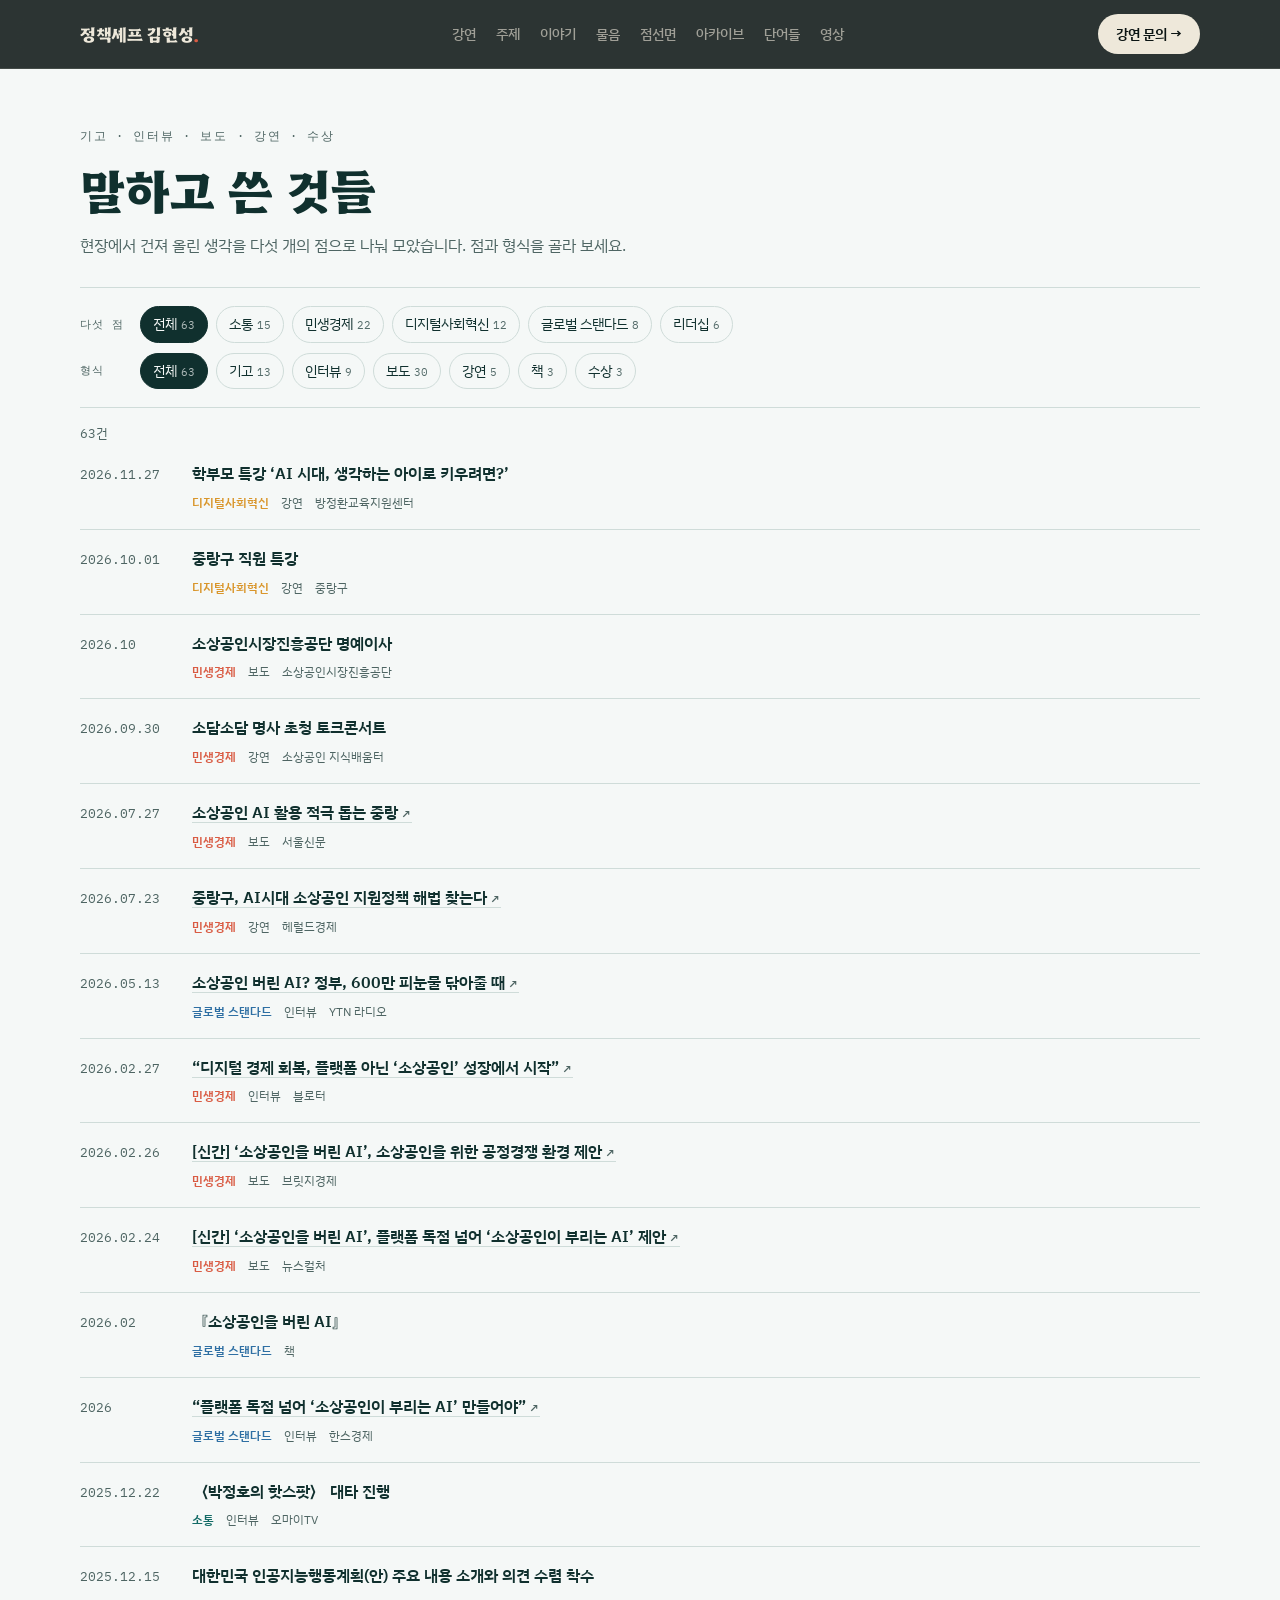
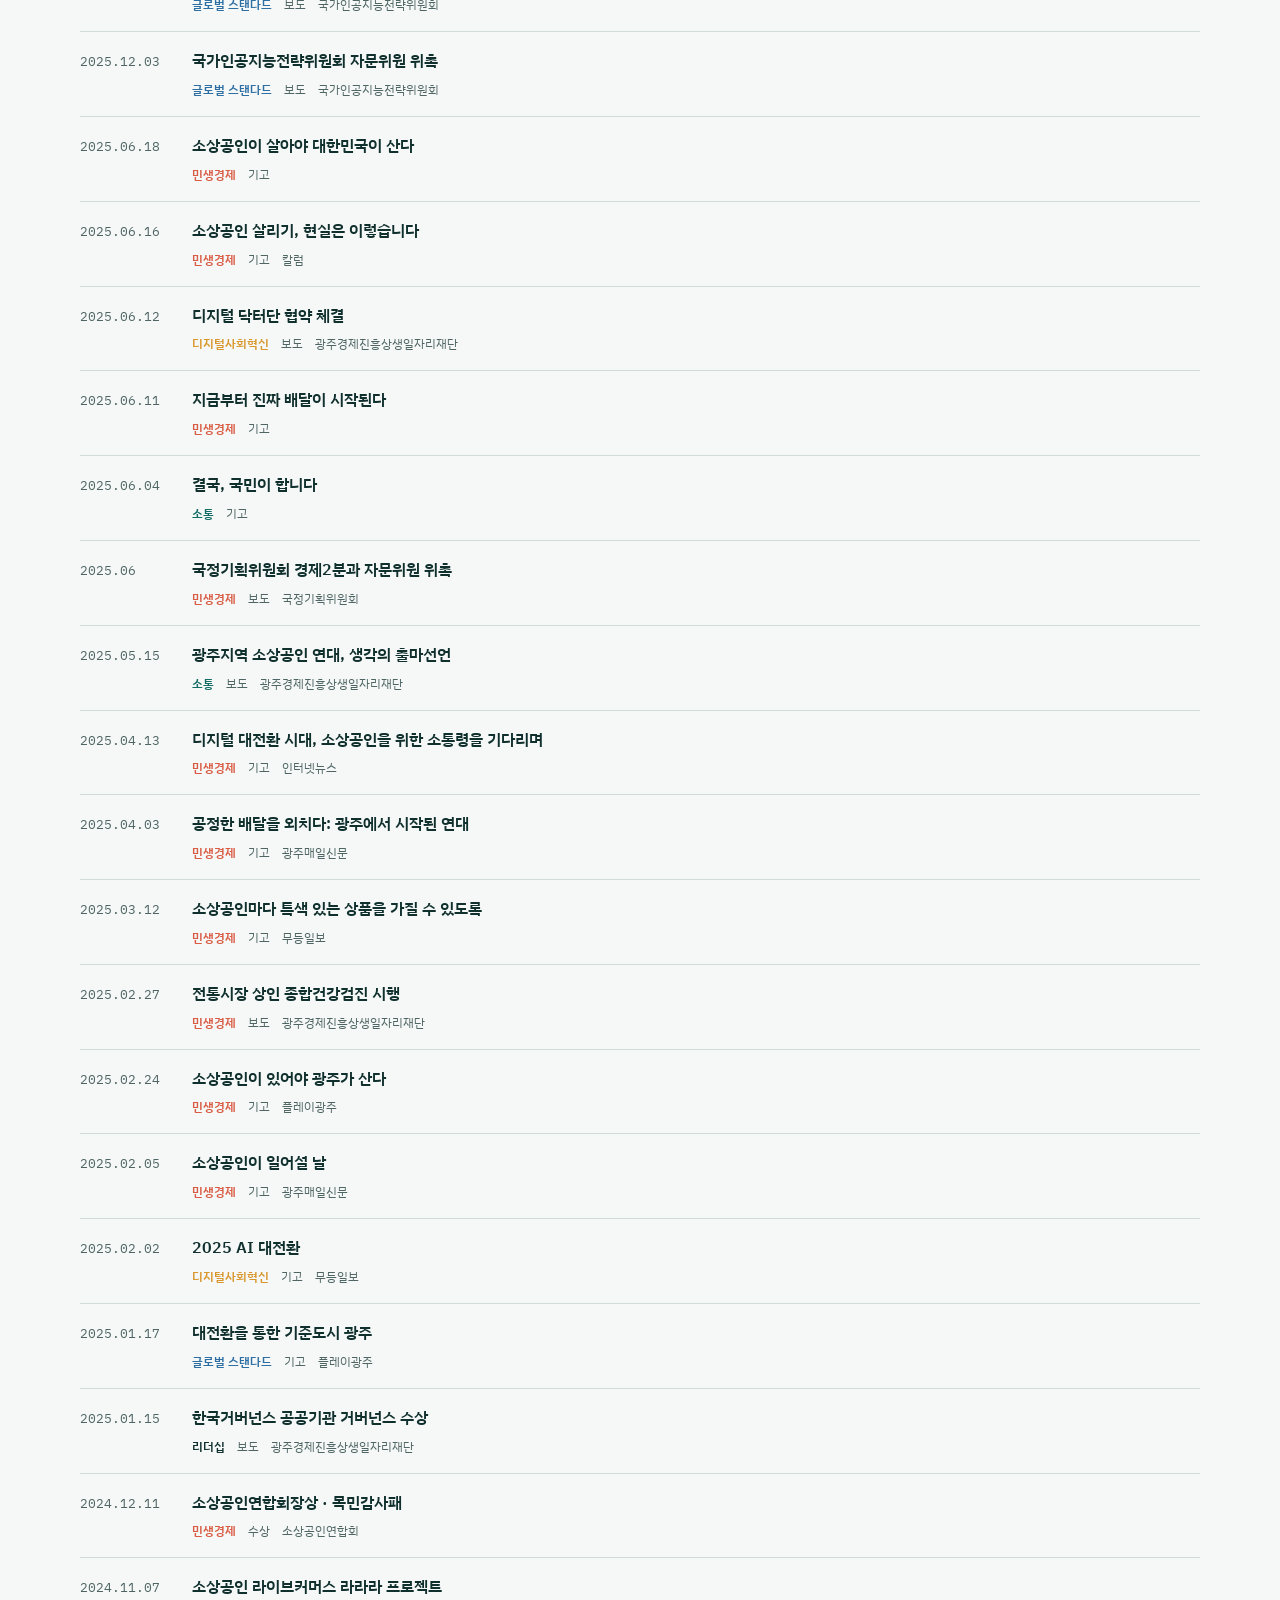
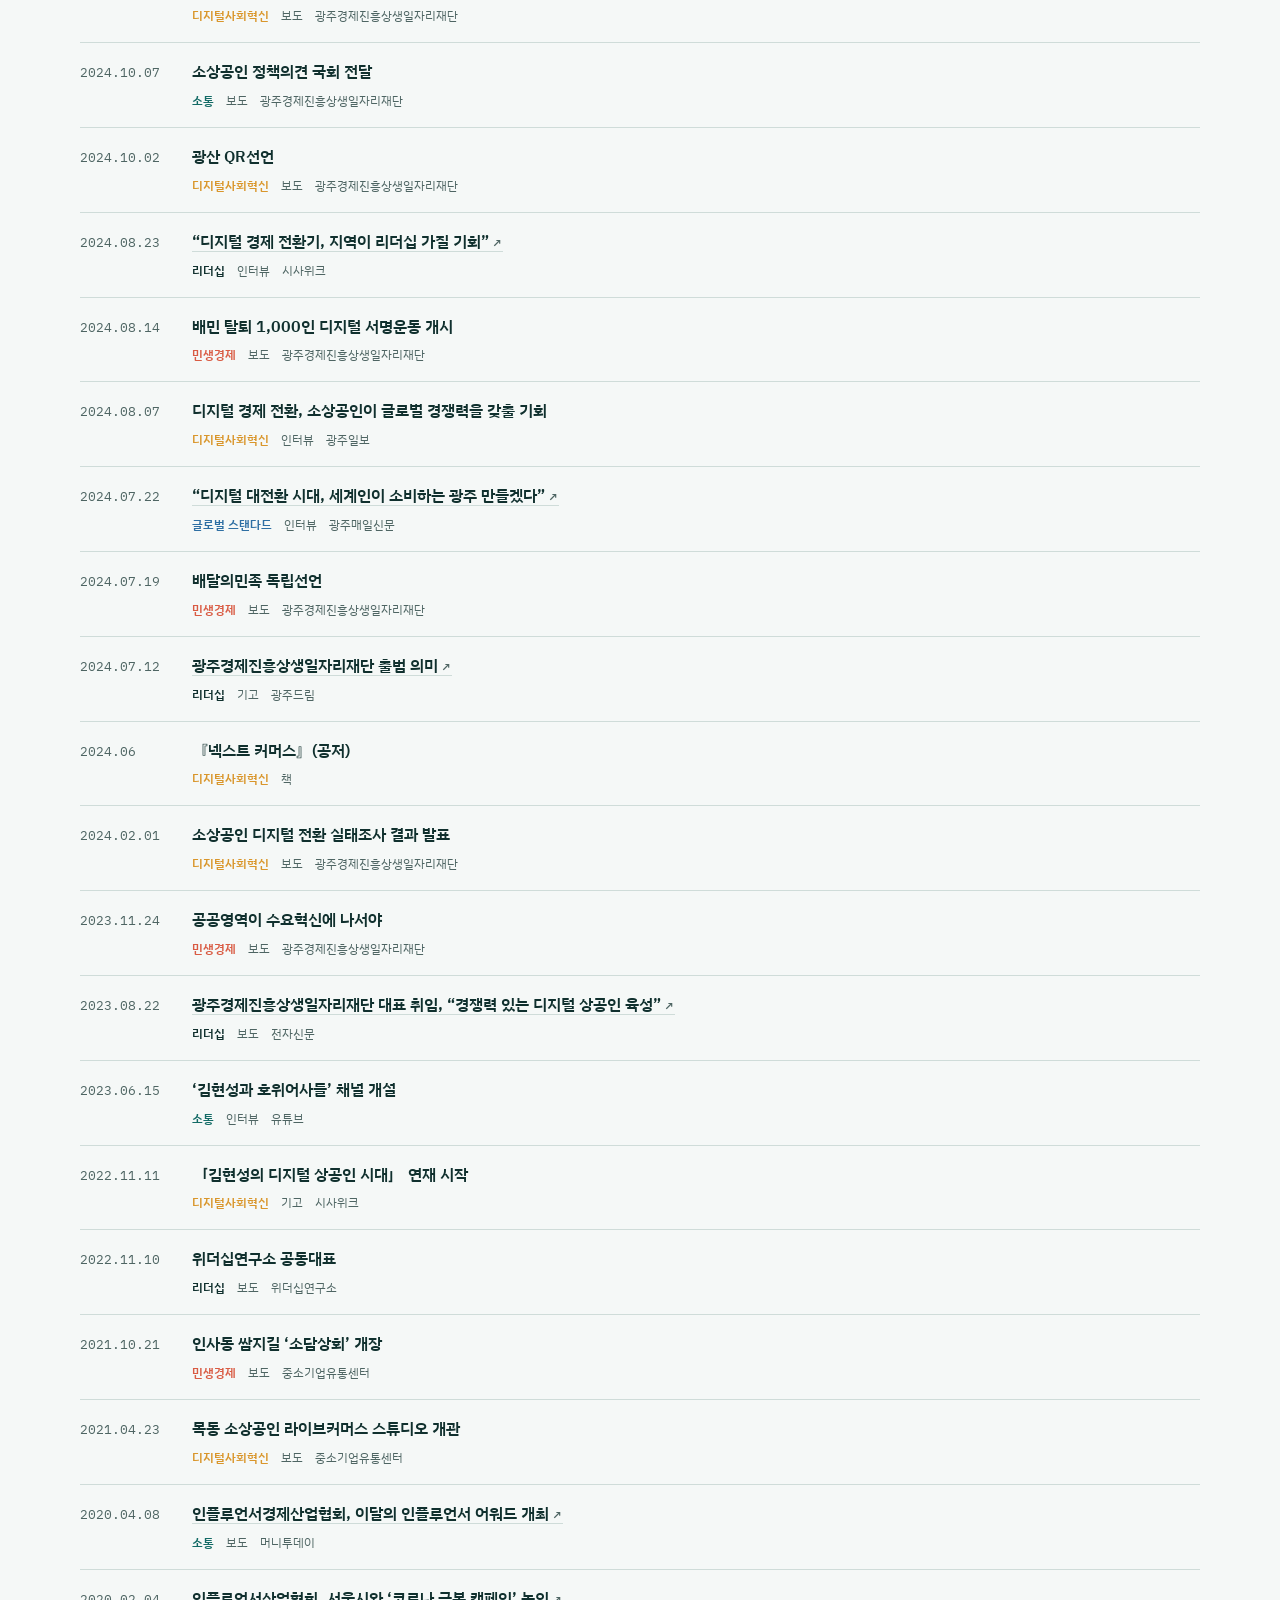
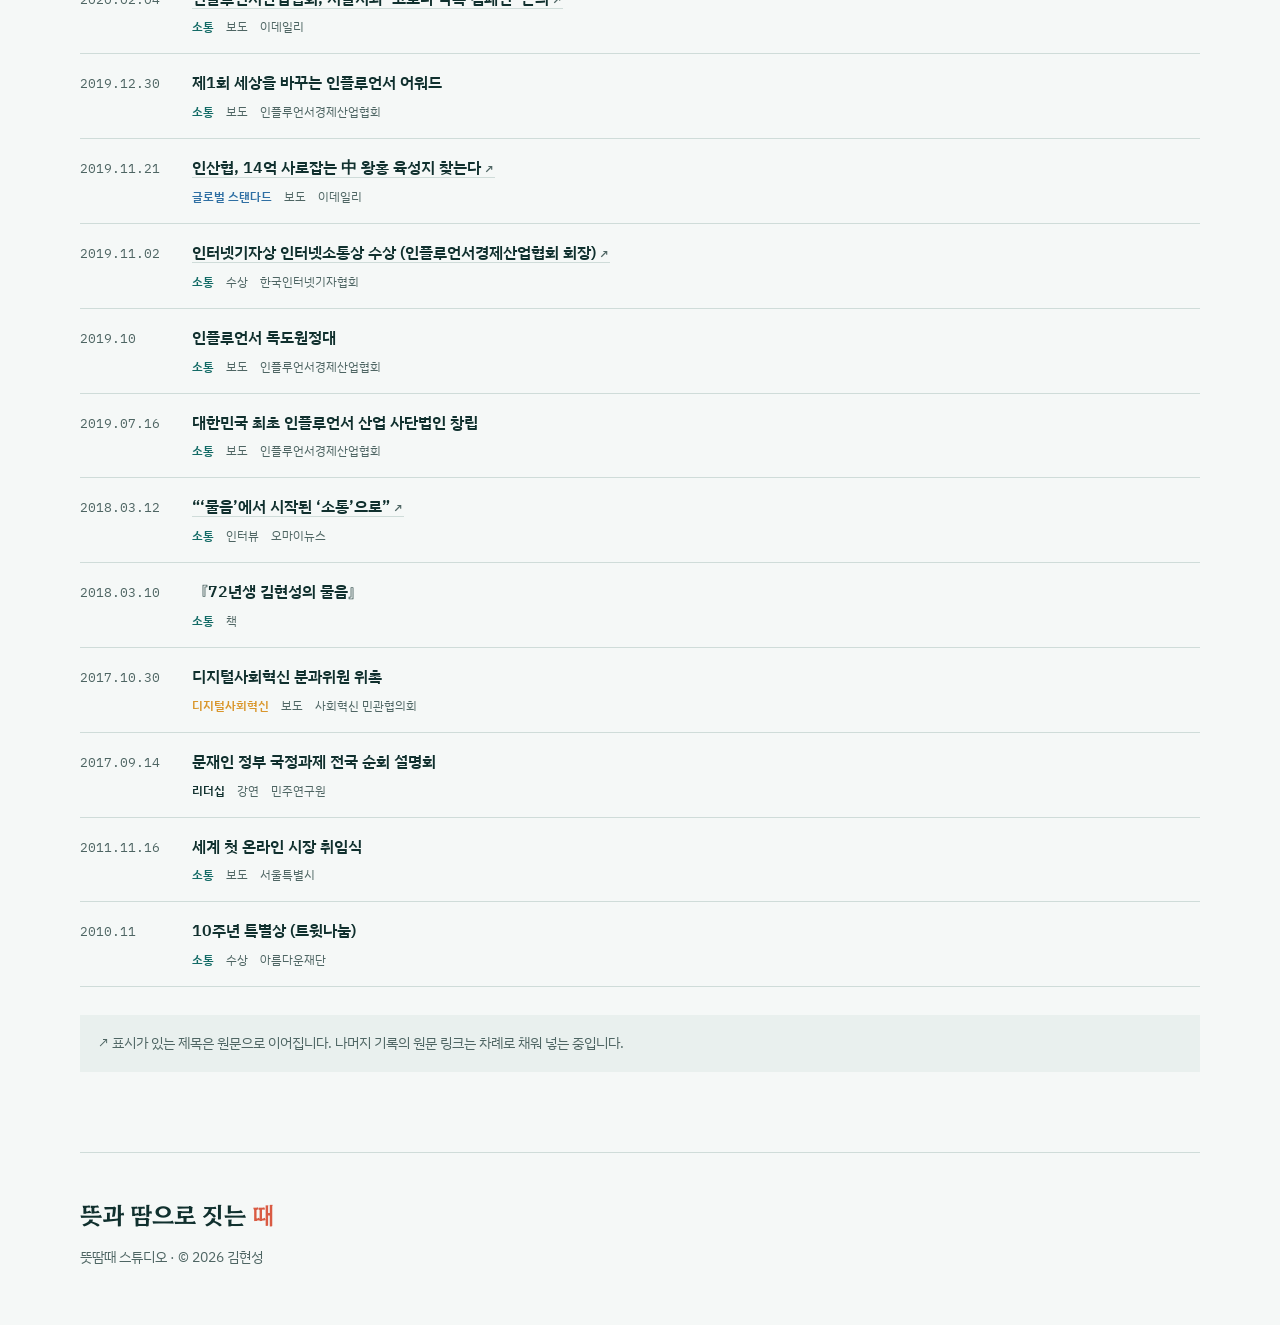
<file: archive.html>
<!doctype html>
<html lang="ko">
<head>
<meta charset="utf-8">
<meta name="viewport" content="width=device-width, initial-scale=1, viewport-fit=cover">
<meta name="description" content="정책셰프 김현성의 기고·인터뷰·보도·강연 아카이브. 소통, 민생경제, 디지털사회혁신, 글로벌 스탠다드, 리더십.">
<meta property="og:title" content="김현성 아카이브 · 정책셰프 김현성">
<meta property="og:description" content="기고·인터뷰·보도·강연 기록. 소통, 민생경제, 디지털사회혁신, 글로벌 스탠다드, 리더십.">
<meta property="og:image" content="https://policychef.vercel.app/img/hero.jpg">
<meta property="og:url" content="https://policychef.vercel.app/archive.html">
<meta name="twitter:card" content="summary_large_image">
<link rel="icon" href="favicon.svg" type="image/svg+xml">
<title>김현성 아카이브</title>
<style>html{color-scheme:light}body{margin:0}img{max-width:100%}[hidden]{display:none!important}</style>
<link rel="preconnect" href="https://fonts.googleapis.com">
<link rel="preconnect" href="https://fonts.gstatic.com" crossorigin>
<link rel="stylesheet" href="https://fonts.googleapis.com/css2?family=Hahmlet:wght@400;600;800&family=IBM+Plex+Sans+KR:wght@400;500;600&family=IBM+Plex+Mono:wght@500&display=swap">
<link rel="stylesheet" href="style.css">
<style>
.arch-head{padding-block:56px 28px;display:grid;gap:14px}
.arch-head h1{font-family:var(--display);font-weight:800;font-size:clamp(30px,6vw,48px);margin:0;line-height:1.2}
.arch-head p{margin:0;color:var(--ink-soft);max-width:60ch}
.filters{display:grid;gap:10px;padding-block:18px;border-block:1px solid var(--rule)}
.frow{display:flex;flex-wrap:wrap;gap:8px;align-items:center}
.frow .fl{font-family:var(--mono);font-size:11px;letter-spacing:.1em;color:var(--ink-soft);width:52px}
.chip{font:inherit;font-size:14px;border:1px solid var(--rule);background:var(--paper);color:var(--ink);padding:5px 12px;border-radius:999px;cursor:pointer}
.chip[aria-pressed="true"]{background:var(--ink);color:var(--paper);border-color:var(--ink)}
.chip .n{font-family:var(--mono);font-size:11px;opacity:.7;margin-left:4px}
.count{font-size:13px;color:var(--ink-soft);padding-top:14px}
.list{list-style:none;margin:0;padding:0}
.item{display:grid;grid-template-columns:92px 1fr;gap:4px 20px;padding-block:16px;border-bottom:1px solid var(--rule)}
.item .dt{font-family:var(--mono);font-size:13px;color:var(--ink-soft);font-variant-numeric:tabular-nums;padding-top:3px}
.item h3{margin:0;font-size:16px;font-weight:600;line-height:1.55}
.item h3 a{color:var(--ink);text-decoration:underline;text-decoration-color:var(--rule);text-underline-offset:4px}
.item h3 a:hover{text-decoration-color:var(--coral)}
.item h3 a::after{content:" ↗";font-size:12px;color:var(--ink-soft)}
.meta{display:flex;flex-wrap:wrap;gap:6px 12px;margin-top:6px;font-size:12px;color:var(--ink-soft)}
.tag{font-weight:600}
.tag.sotong{color:var(--teal)} .tag.minsaeng{color:var(--coral)} .tag.digital{color:var(--amber)} .tag.global{color:var(--sky)} .tag.leader{color:var(--ink)}
.todo{margin-top:28px;padding:16px 18px;background:var(--paper-2);font-size:14px;color:var(--ink-soft)}
@media (max-width:640px){.item{grid-template-columns:1fr}.frow .fl{width:100%}}
</style>
</head>
<body>
<nav class="topnav" aria-label="섹션">
  <div class="wrap navin">
    <a class="brand" href="index.html">정책셰프 김현성<i>.</i></a>
    <div class="links"><a href="index.html#talks">강연</a><a href="index.html#topics">주제</a><a href="index.html#ttam">이야기</a><a href="question.html">물음</a><a href="index.html#pillars">점선면</a><a href="archive.html" aria-current="page">아카이브</a><a href="words.html">단어들</a><a href="index.html#youtube">영상</a></div>
    <a class="nav-cta" href="index.html#contact">강연 문의 →</a>
    <button class="burger" type="button" aria-label="메뉴 열기" aria-expanded="false" aria-controls="mmenu"><span></span></button>
  </div>
  <div class="mmenu" id="mmenu" hidden>
    <a href="index.html#talks">강연</a><a href="index.html#topics">주제</a><a href="index.html#ttam">이야기</a><a href="question.html">물음</a><a href="index.html#pillars">점선면</a><a href="archive.html" aria-current="page">아카이브</a><a href="words.html">단어들</a><a href="index.html#bio">약력</a><a href="index.html#youtube">영상</a><a class="cta" href="index.html#contact">강연 문의 →</a>
  </div>
</nav>

<div class="wrap">
<header class="arch-head">
  <div class="studio">기고 · 인터뷰 · 보도 · 강연 · 수상</div>
  <h1>말하고 쓴 것들</h1>
  <p>현장에서 건져 올린 생각을 다섯 개의 점으로 나눠 모았습니다. 점과 형식을 골라 보세요.</p>
</header>

<div class="filters">
  <div class="frow" id="f-pillar"><span class="fl">다섯 점</span></div>
  <div class="frow" id="f-type"><span class="fl">형식</span></div>
</div>
<div class="count" id="count" aria-live="polite"></div>
<ol class="list" id="list"></ol>
<p class="todo">↗ 표시가 있는 제목은 원문으로 이어집니다. 나머지 기록의 원문 링크는 차례로 채워 넣는 중입니다.</p>

<footer>
  <div class="sig">뜻과 땀으로 짓는 <em>때</em></div>
  <p>뜻땀때 스튜디오 · © 2026 김현성</p>
</footer>
</div>

<script>
const PILLARS={sotong:"소통",minsaeng:"민생경제",digital:"디지털사회혁신",global:"글로벌 스탠다드",leader:"리더십"};
const TYPES=["기고","인터뷰","보도","강연","책","수상"];
// [date, type, outlet, title, pillar]
const ITEMS=[
["2026.10","보도","소상공인시장진흥공단","소상공인시장진흥공단 명예이사","minsaeng"],
["2025.12.03","보도","국가인공지능전략위원회","국가인공지능전략위원회 자문위원 위촉","global"],
["2025.12.22","인터뷰","오마이TV","〈박정호의 핫스팟〉 대타 진행","sotong"],
["2025.06","보도","국정기획위원회","국정기획위원회 경제2분과 자문위원 위촉","minsaeng"],
["2024.12.11","수상","소상공인연합회","소상공인연합회장상 · 목민감사패","minsaeng"],
["2024.06","책","","『넥스트 커머스』(공저)","digital"],
["2023.06.15","인터뷰","유튜브","‘김현성과 호위어사들’ 채널 개설","sotong"],
["2022.11.11","기고","시사위크","「김현성의 디지털 상공인 시대」 연재 시작","digital"],
["2022.11.10","보도","위더십연구소","위더십연구소 공동대표","leader"],
["2021.10.21","보도","중소기업유통센터","인사동 쌈지길 ‘소담상회’ 개장","minsaeng"],
["2021.04.23","보도","중소기업유통센터","목동 소상공인 라이브커머스 스튜디오 개관","digital"],
["2019.12.30","보도","인플루언서경제산업협회","제1회 세상을 바꾸는 인플루언서 어워드","sotong"],
["2019.10","보도","인플루언서경제산업협회","인플루언서 독도원정대","sotong"],
["2019.07.16","보도","인플루언서경제산업협회","대한민국 최초 인플루언서 산업 사단법인 창립","sotong"],
["2018.03.10","책","","『72년생 김현성의 물음』","sotong"],
["2017.10.30","보도","사회혁신 민관협의회","디지털사회혁신 분과위원 위촉","digital"],
["2017.09.14","강연","민주연구원","문재인 정부 국정과제 전국 순회 설명회","leader"],
["2011.11.16","보도","서울특별시","세계 첫 온라인 시장 취임식","sotong"],
["2010.11","수상","아름다운재단","10주년 특별상 (트윗나눔)","sotong"],
 ["2026.07.27","보도","서울신문","소상공인 AI 활용 적극 돕는 중랑","minsaeng","https://go.seoul.co.kr/news/newsView.php?id=20260727020002"],
 ["2026.07.23","강연","헤럴드경제","중랑구, AI시대 소상공인 지원정책 해법 찾는다","minsaeng","https://biz.heraldcorp.com/article/10818464"],
 ["2026.05.13","인터뷰","YTN 라디오","소상공인 버린 AI? 정부, 600만 피눈물 닦아줄 때","global","https://www.ytn.co.kr/_ln/0103_202605131458562377"],
 ["2026","인터뷰","한스경제","“플랫폼 독점 넘어 ‘소상공인이 부리는 AI’ 만들어야”","global","http://www.hansbiz.co.kr/news/articleView.html?idxno=819596"],
 ["2026.02.27","인터뷰","블로터","“디지털 경제 회복, 플랫폼 아닌 ‘소상공인’ 성장에서 시작”","minsaeng","https://www.bloter.net/news/articleView.html?idxno=655372"],
 ["2026.02.26","보도","브릿지경제","[신간] ‘소상공인을 버린 AI’, 소상공인을 위한 공정경쟁 환경 제안","minsaeng","https://www.viva100.com/article/20260226500861"],
 ["2026.02.24","보도","뉴스컬처","[신간] ‘소상공인을 버린 AI’, 플랫폼 독점 넘어 ‘소상공인이 부리는 AI’ 제안","minsaeng","https://www.nc.press/news/articleView.html?idxno=608643"],
 ["2024.07.12","기고","광주드림","광주경제진흥상생일자리재단 출범 의미","leader","https://www.gjdream.com/news/articleView.html?idxno=646053"],
 ["2023.08.22","보도","전자신문","광주경제진흥상생일자리재단 대표 취임, “경쟁력 있는 디지털 상공인 육성”","leader","https://www.etnews.com/20230822000251"],
 ["2020.04.08","보도","머니투데이","인플루언서경제산업협회, 이달의 인플루언서 어워드 개최","sotong","https://news.mt.co.kr/mtview.php?no=2020040810281146161"],
 ["2020.02.04","보도","이데일리","인플루언서산업협회, 서울시와 ‘코로나 극복 캠페인’ 논의","sotong","https://edaily.co.kr/News/Read?mediaCodeNo=257&newsId=04054086625667240"],
 ["2019.11.21","보도","이데일리","인산협, 14억 사로잡는 中 왕홍 육성지 찾는다","global","https://edaily.co.kr/News/Read?mediaCodeNo=257&newsId=03043846622688016"],
 ["2019.11.02","수상","한국인터넷기자협회","인터넷기자상 인터넷소통상 수상 (인플루언서경제산업협회 회장)","sotong","https://www.kijanews.co.kr/5411"],
 ["2018.03.12","인터뷰","오마이뉴스","“‘물음’에서 시작된 ‘소통’으로”","sotong","http://www.ohmynews.com/NWS_Web/View/at_pg.aspx?CNTN_CD=A0002413041"],
 ["2026.11.27","강연","방정환교육지원센터","학부모 특강 ‘AI 시대, 생각하는 아이로 키우려면?’","digital"],
 ["2026.10.01","강연","중랑구","중랑구 직원 특강","digital"],
 ["2026.09.30","강연","소상공인 지식배움터","소담소담 명사 초청 토크콘서트","minsaeng"],
 ["2026.02","책","","『소상공인을 버린 AI』","global"],
 ["2025.12.15","보도","국가인공지능전략위원회","대한민국 인공지능행동계획(안) 주요 내용 소개와 의견 수렴 착수","global"],
 ["2025.06.18","기고","","소상공인이 살아야 대한민국이 산다","minsaeng"],
 ["2025.06.16","기고","칼럼","소상공인 살리기, 현실은 이렇습니다","minsaeng"],
 ["2025.06.11","기고","","지금부터 진짜 배달이 시작된다","minsaeng"],
 ["2025.06.04","기고","","결국, 국민이 합니다","sotong"],
 ["2025.06.12","보도","광주경제진흥상생일자리재단","디지털 닥터단 협약 체결","digital"],
 ["2025.05.15","보도","광주경제진흥상생일자리재단","광주지역 소상공인 연대, 생각의 출마선언","sotong"],
 ["2025.04.13","기고","인터넷뉴스","디지털 대전환 시대, 소상공인을 위한 소통령을 기다리며","minsaeng"],
 ["2025.04.03","기고","광주매일신문","공정한 배달을 외치다: 광주에서 시작된 연대","minsaeng"],
 ["2025.03.12","기고","무등일보","소상공인마다 특색 있는 상품을 가질 수 있도록","minsaeng"],
 ["2025.02.27","보도","광주경제진흥상생일자리재단","전통시장 상인 종합건강검진 시행","minsaeng"],
 ["2025.02.24","기고","플레이광주","소상공인이 있어야 광주가 산다","minsaeng"],
 ["2025.02.05","기고","광주매일신문","소상공인이 일어설 날","minsaeng"],
 ["2025.02.02","기고","무등일보","2025 AI 대전환","digital"],
 ["2025.01.17","기고","플레이광주","대전환을 통한 기준도시 광주","global"],
 ["2025.01.15","보도","광주경제진흥상생일자리재단","한국거버넌스 공공기관 거버넌스 수상","leader"],
 ["2024.11.07","보도","광주경제진흥상생일자리재단","소상공인 라이브커머스 라라라 프로젝트","digital"],
 ["2024.10.07","보도","광주경제진흥상생일자리재단","소상공인 정책의견 국회 전달","sotong"],
 ["2024.10.02","보도","광주경제진흥상생일자리재단","광산 QR선언","digital"],
 ["2024.08.23","인터뷰","시사위크","“디지털 경제 전환기, 지역이 리더십 가질 기회”","leader","https://www.sisaweek.com/news/articleView.html?idxno=217495"],
 ["2024.08.14","보도","광주경제진흥상생일자리재단","배민 탈퇴 1,000인 디지털 서명운동 개시","minsaeng"],
 ["2024.08.07","인터뷰","광주일보","디지털 경제 전환, 소상공인이 글로벌 경쟁력을 갖출 기회","digital"],
 ["2024.07.22","인터뷰","광주매일신문","“디지털 대전환 시대, 세계인이 소비하는 광주 만들겠다”","global","http://www.kjdaily.com/1721559511635980052"],
 ["2024.07.19","보도","광주경제진흥상생일자리재단","배달의민족 독립선언","minsaeng"],
 ["2024.02.01","보도","광주경제진흥상생일자리재단","소상공인 디지털 전환 실태조사 결과 발표","digital"],
 ["2023.11.24","보도","광주경제진흥상생일자리재단","공공영역이 수요혁신에 나서야","minsaeng"]
];
ITEMS.sort((a,b)=>b[0].localeCompare(a[0]));
let fp=null, ft=null;
const byP=k=>ITEMS.filter(i=>i[4]===k).length, byT=k=>ITEMS.filter(i=>i[1]===k).length;
function chip(label,n,pressed,on){const b=document.createElement('button');b.className='chip';b.type='button';b.setAttribute('aria-pressed',pressed);b.innerHTML=label+'<span class="n">'+n+'</span>';b.onclick=on;return b}
function renderFilters(){
  const P=document.getElementById('f-pillar'),T=document.getElementById('f-type');
  P.querySelectorAll('.chip').forEach(c=>c.remove());T.querySelectorAll('.chip').forEach(c=>c.remove());
  P.append(chip('전체',ITEMS.length,fp===null,()=>{fp=null;setHash();render()}));
  for(const k in PILLARS)P.append(chip(PILLARS[k],byP(k),fp===k,()=>{fp=k;setHash();render()}));
  T.append(chip('전체',ITEMS.length,ft===null,()=>{ft=null;render()}));
  TYPES.forEach(t=>T.append(chip(t,byT(t),ft===t,()=>{ft=t;render()})));
}
function setHash(){try{history.replaceState(null,'',fp?'#'+fp:location.pathname)}catch(e){}}
function render(){
  renderFilters();
  const rows=ITEMS.filter(i=>(!fp||i[4]===fp)&&(!ft||i[1]===ft));
  document.getElementById('count').textContent=rows.length+'건';
  document.getElementById('list').innerHTML=rows.map(i=>`<li class="item"><div class="dt">${i[0]}</div><div><h3>${i[5]?`<a href="${i[5]}" target="_blank" rel="noopener">${i[3]}</a>`:i[3]}</h3><div class="meta"><span class="tag ${i[4]}">${PILLARS[i[4]]}</span><span>${i[1]}</span>${i[2]?`<span>${i[2]}</span>`:''}</div></div></li>`).join('');
}
const h=location.hash.slice(1); if(PILLARS[h]) fp=h;
render();
</script>
<script src="site.js"></script>
</body>
</html>
</file>
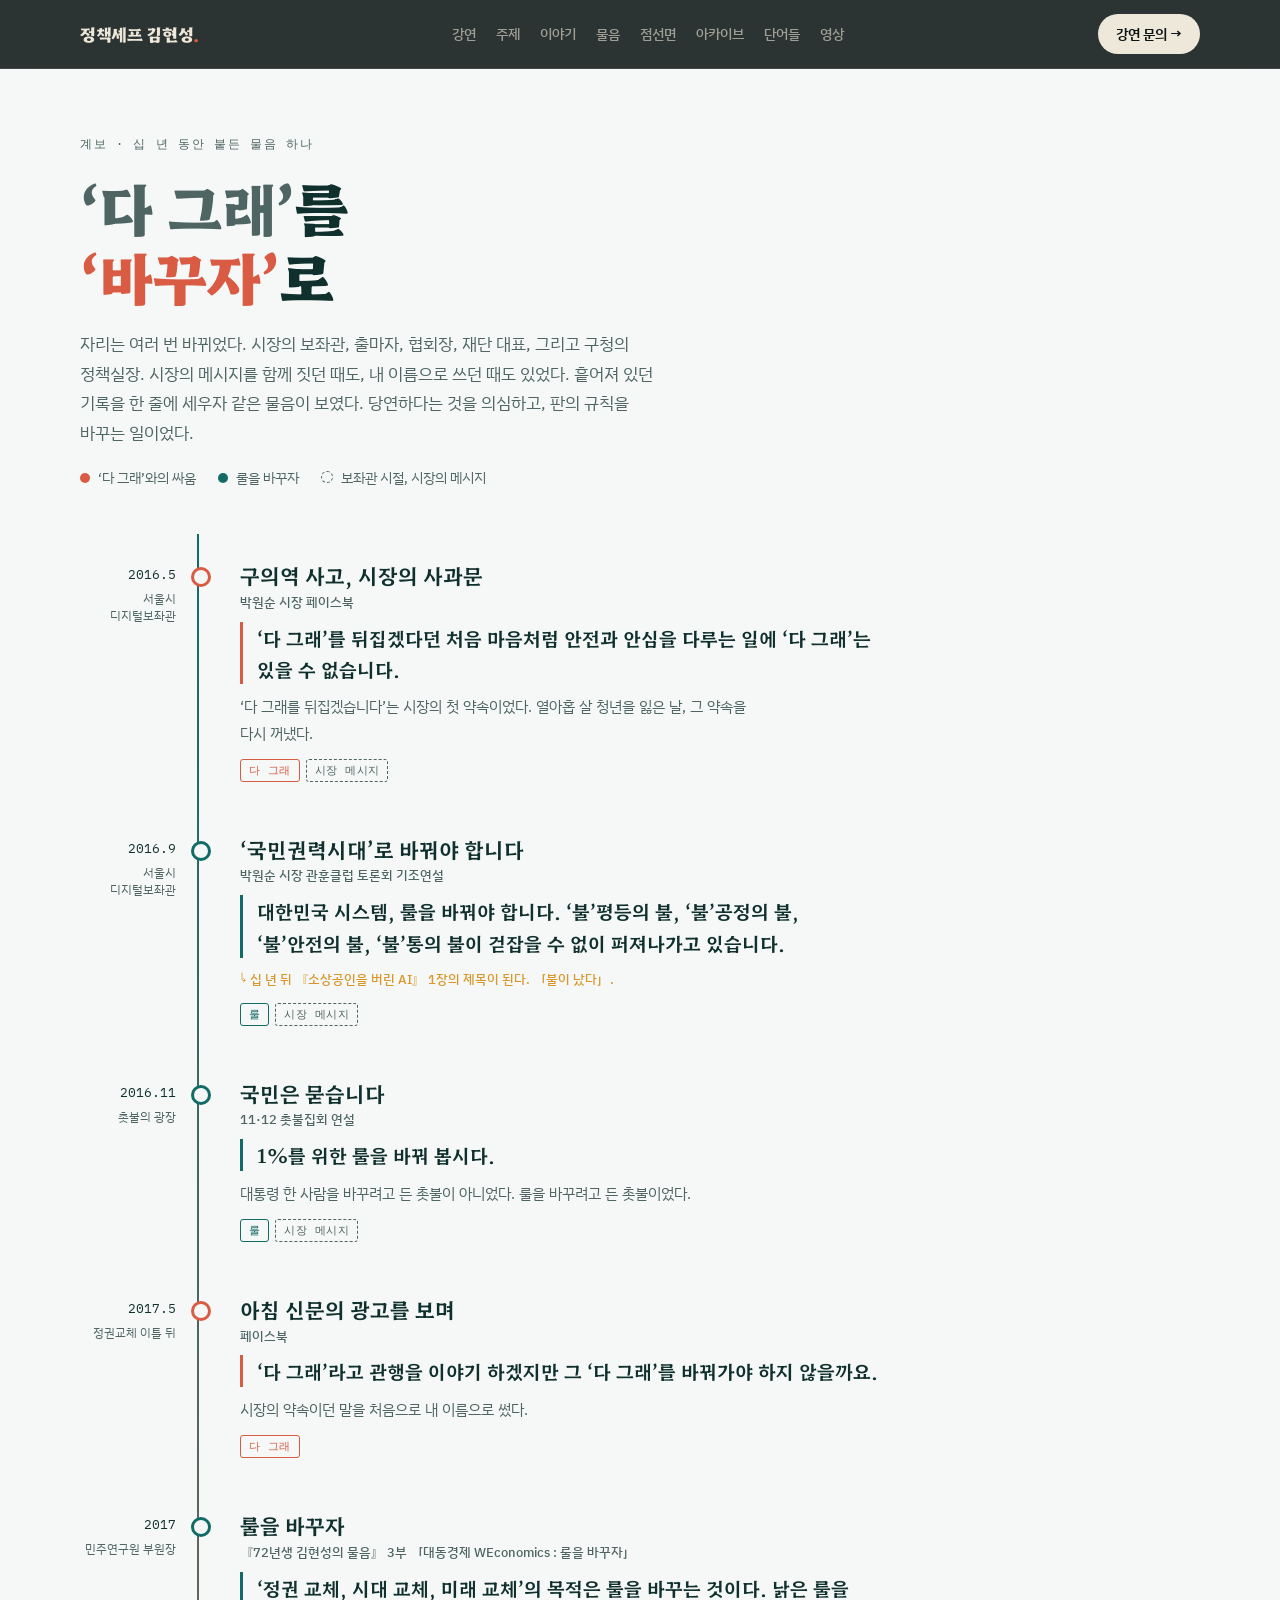
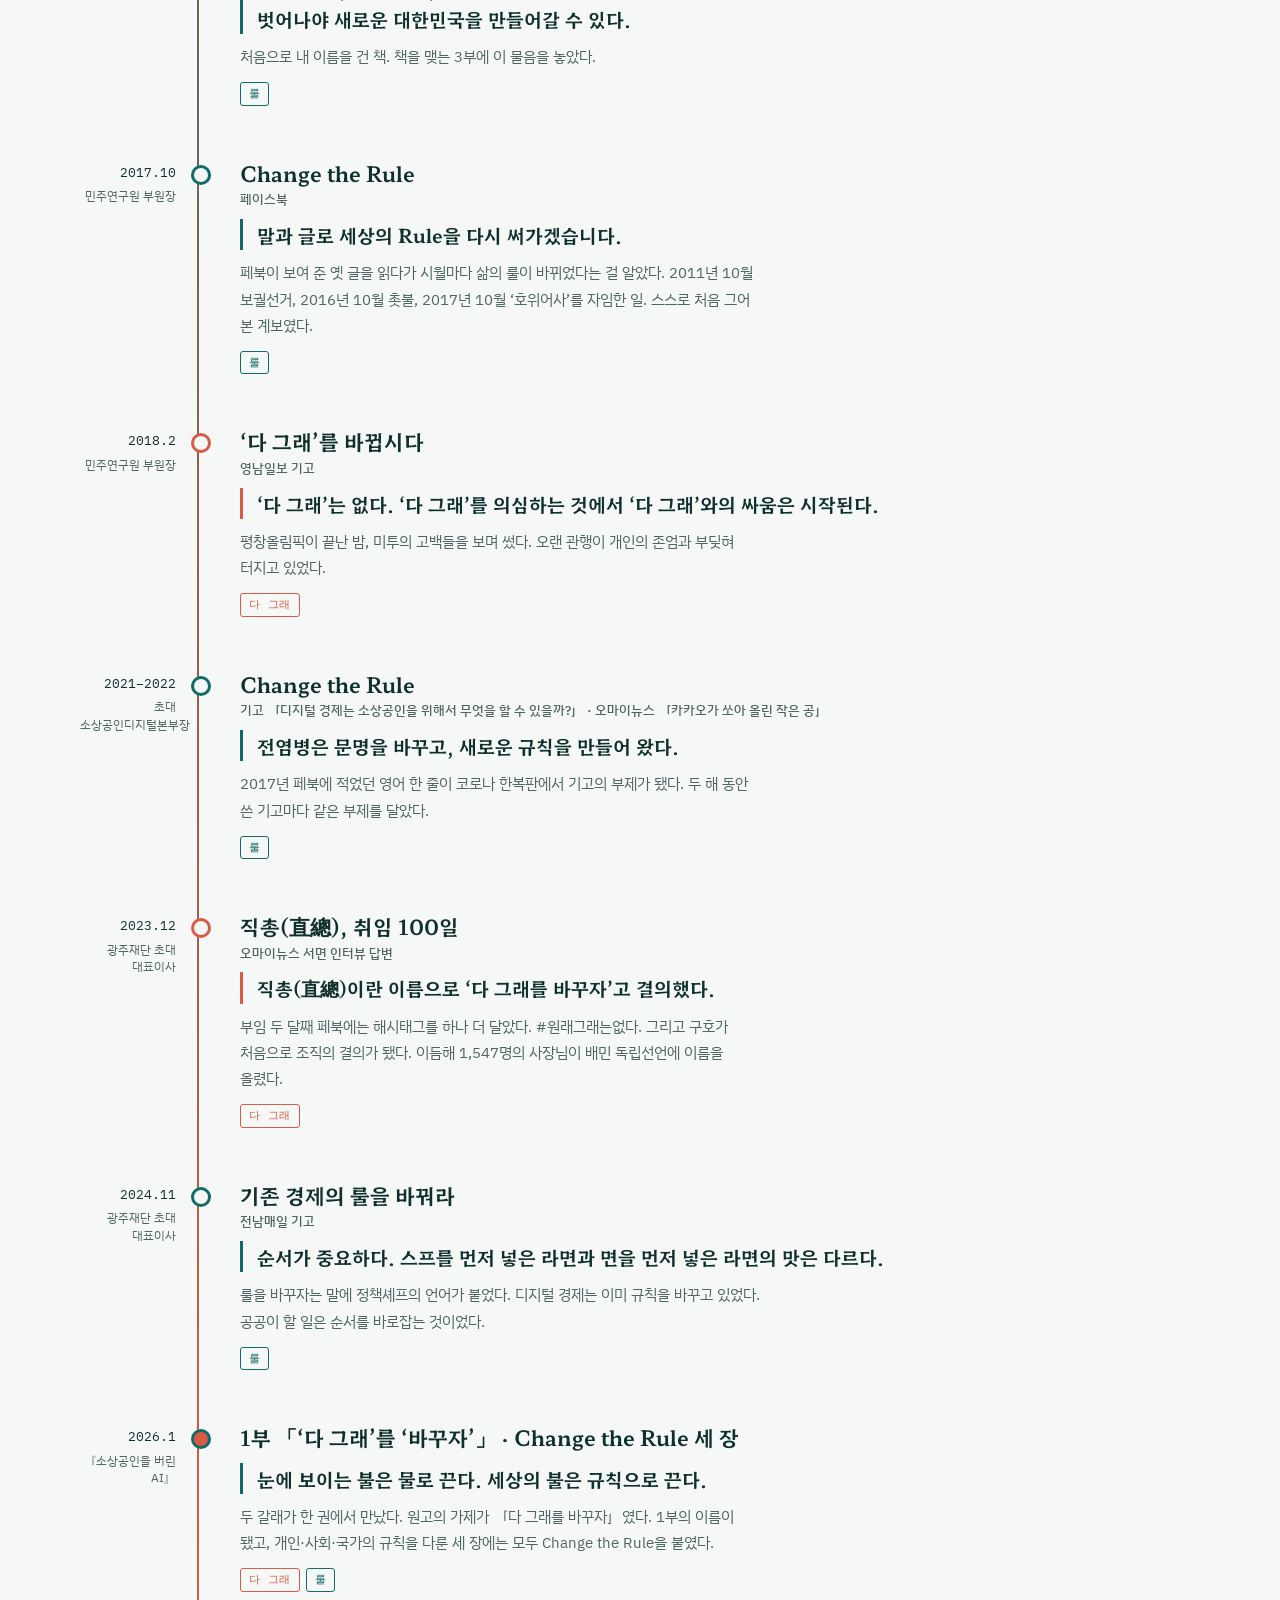
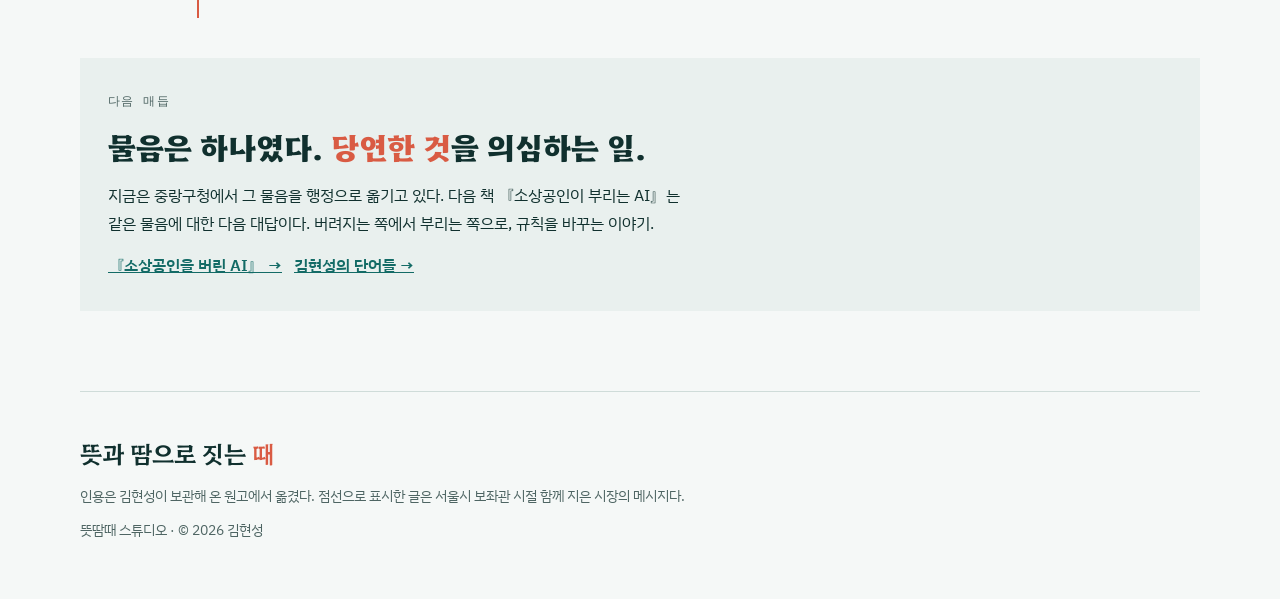
<file: question.html>
<!doctype html>
<html lang="ko">
<head>
<meta charset="utf-8">
<meta name="viewport" content="width=device-width, initial-scale=1, viewport-fit=cover">
<meta name="description" content="2016년 서울시청에서 2026년 『소상공인을 버린 AI』까지. 자리와 이름은 바뀌어도 김현성이 붙든 물음은 하나였다. ‘다 그래’를 ‘바꾸자’로.">
<meta property="og:title" content="물음의 계보 · 정책셰프 김현성">
<meta property="og:description" content="‘다 그래’를 ‘바꾸자’로. 십 년 동안 붙든 물음 하나.">
<meta property="og:image" content="https://policychef.vercel.app/img/hero.jpg">
<meta property="og:url" content="https://policychef.vercel.app/question.html">
<meta property="og:type" content="article">
<meta name="twitter:card" content="summary_large_image">
<link rel="icon" href="favicon.svg" type="image/svg+xml">
<title>물음의 계보</title>
<link rel="canonical" href="https://policychef.vercel.app/question.html">
<style>html{color-scheme:light}body{margin:0}img{max-width:100%}[hidden]{display:none!important}</style>
<link rel="preconnect" href="https://fonts.googleapis.com">
<link rel="preconnect" href="https://fonts.gstatic.com" crossorigin>
<link rel="stylesheet" href="https://fonts.googleapis.com/css2?family=Hahmlet:wght@400;600;800&family=IBM+Plex+Sans+KR:wght@400;500;600&family=IBM+Plex+Mono:wght@500&display=swap">
<link rel="stylesheet" href="style.css">
<style>
.q-head{padding-block:64px 36px;display:grid;gap:18px}
.q-head h1{font-family:var(--display);font-weight:800;font-size:clamp(32px,6.6vw,58px);line-height:1.2;margin:0;text-wrap:balance}
.q-head h1 .from{color:var(--ink-soft)}
.q-head h1 .to{color:var(--coral)}
.q-head .lead{margin:0;max-width:58ch;color:var(--ink-soft);font-size:17px}
.strands{display:flex;flex-wrap:wrap;gap:10px 22px;font-size:14px;color:var(--ink-soft)}
.strands span::before{content:"";display:inline-block;width:10px;height:10px;border-radius:50%;margin-right:8px;vertical-align:0}
.strands .s-dg::before{background:var(--coral)}
.strands .s-rule::before{background:var(--teal)}
.strands .s-voice::before{background:transparent;border:1.5px dashed var(--ink-soft)}

.lineage{list-style:none;margin:8px 0 0;padding:0;position:relative}
.lineage::before{content:"";position:absolute;left:117px;top:0;bottom:0;width:2px;background:linear-gradient(var(--teal),var(--coral))}
.knot{display:grid;grid-template-columns:118px 1fr;gap:4px 28px;padding-block:26px;position:relative}
.knot::before{content:"";position:absolute;left:111px;top:33px;width:14px;height:14px;border-radius:50%;background:var(--paper);border:3px solid var(--teal)}
.knot.dg::before{border-color:var(--coral)}
.knot.both::before{background:var(--coral);border-color:var(--teal)}
.knot .when{font-family:var(--mono);font-size:13px;color:var(--ink);font-variant-numeric:tabular-nums;padding-top:4px;padding-right:22px;text-align:right}
.knot .when small{display:block;font-family:var(--body);font-size:12px;color:var(--ink-soft);margin-top:3px;line-height:1.45}
.knot .body{padding-left:14px}
.knot h2{margin:0 0 6px;font-family:var(--display);font-size:clamp(18px,2.6vw,21px);line-height:1.45;font-weight:600}
.knot h2 .src{display:block;font-family:var(--body);font-size:13px;font-weight:500;color:var(--ink-soft);margin-top:2px}
.knot blockquote{margin:10px 0 0;font-family:var(--display);font-weight:600;font-size:clamp(17px,2.3vw,19px);line-height:1.65;padding-left:14px;border-left:3px solid var(--teal);max-width:46ch}
.knot.dg blockquote{border-left-color:var(--coral)}
.knot p.note{margin:10px 0 0;color:var(--ink-soft);font-size:15px;max-width:58ch}
.tags{display:flex;flex-wrap:wrap;gap:6px;margin-top:12px}
.tag{font-family:var(--mono);font-size:11px;letter-spacing:.04em;padding:1px 8px;border-radius:3px;border:1px solid currentColor}
.tag.dg{color:var(--coral)} .tag.rule{color:var(--teal)}
.tag.voice{color:var(--ink-soft);border-style:dashed}
.echo{display:block;margin-top:10px;font-size:13px;color:var(--amber);font-weight:500}
.echo::before{content:"↳ ";}

.coda{margin-top:40px;padding:32px 28px;background:var(--paper-2);display:grid;gap:14px}
.coda .k{font-family:var(--mono);font-size:12px;letter-spacing:.12em;color:var(--ink-soft)}
.coda p{margin:0;max-width:60ch}
.coda .big{font-family:var(--display);font-weight:800;font-size:clamp(22px,3.6vw,30px);line-height:1.4;text-wrap:balance}
.coda .big em{font-style:normal;color:var(--coral)}
.coda a{font-weight:600}

@media (max-width:640px){
  .lineage::before{left:7px}
  .knot{grid-template-columns:1fr;padding-left:30px}
  .knot::before{left:1px;top:30px}
  .knot .when{text-align:left;padding-right:0}
  .knot .body{padding-left:0}
  .coda{padding:24px 20px}
}
</style>
</head>
<body>
<nav class="topnav" aria-label="섹션">
  <div class="wrap navin">
    <a class="brand" href="index.html">정책셰프 김현성<i>.</i></a>
    <div class="links"><a href="index.html#talks">강연</a><a href="index.html#topics">주제</a><a href="index.html#ttam">이야기</a><a href="question.html" aria-current="page">물음</a><a href="index.html#pillars">점선면</a><a href="archive.html">아카이브</a><a href="words.html">단어들</a><a href="index.html#youtube">영상</a></div>
    <a class="nav-cta" href="index.html#contact">강연 문의 →</a>
    <button class="burger" type="button" aria-label="메뉴 열기" aria-expanded="false" aria-controls="mmenu"><span></span></button>
  </div>
  <div class="mmenu" id="mmenu" hidden>
    <a href="index.html#talks">강연</a><a href="index.html#topics">주제</a><a href="index.html#ttam">이야기</a><a href="question.html" aria-current="page">물음</a><a href="index.html#pillars">점선면</a><a href="archive.html">아카이브</a><a href="words.html">단어들</a><a href="index.html#bio">약력</a><a href="index.html#youtube">영상</a><a class="cta" href="index.html#contact">강연 문의 →</a>
  </div>
</nav>

<div class="wrap">
<header class="q-head">
  <div class="studio">계보 · 십 년 동안 붙든 물음 하나</div>
  <h1><span class="from">‘다 그래’</span>를<br><span class="to">‘바꾸자’</span>로</h1>
  <p class="lead">자리는 여러 번 바뀌었다. 시장의 보좌관, 출마자, 협회장, 재단 대표, 그리고 구청의 정책실장. 시장의 메시지를 함께 짓던 때도, 내 이름으로 쓰던 때도 있었다. 흩어져 있던 기록을 한 줄에 세우자 같은 물음이 보였다. 당연하다는 것을 의심하고, 판의 규칙을 바꾸는 일이었다.</p>
  <div class="strands" aria-label="범례">
    <span class="s-dg">‘다 그래’와의 싸움</span>
    <span class="s-rule">룰을 바꾸자</span>
    <span class="s-voice">보좌관 시절, 시장의 메시지</span>
  </div>
</header>

<ol class="lineage">

  <li class="knot dg">
    <div class="when">2016.5<small>서울시 디지털보좌관</small></div>
    <div class="body">
      <h2>구의역 사고, 시장의 사과문<span class="src">박원순 시장 페이스북</span></h2>
      <blockquote>‘다 그래’를 뒤집겠다던 처음 마음처럼 안전과 안심을 다루는 일에 ‘다 그래’는 있을 수 없습니다.</blockquote>
      <p class="note">‘다 그래를 뒤집겠습니다’는 시장의 첫 약속이었다. 열아홉 살 청년을 잃은 날, 그 약속을 다시 꺼냈다.</p>
      <div class="tags"><span class="tag dg">다 그래</span><span class="tag voice">시장 메시지</span></div>
    </div>
  </li>

  <li class="knot">
    <div class="when">2016.9<small>서울시 디지털보좌관</small></div>
    <div class="body">
      <h2>‘국민권력시대’로 바꿔야 합니다<span class="src">박원순 시장 관훈클럽 토론회 기조연설</span></h2>
      <blockquote>대한민국 시스템, 룰을 바꿔야 합니다. ‘불’평등의 불, ‘불’공정의 불, ‘불’안전의 불, ‘불’통의 불이 걷잡을 수 없이 퍼져나가고 있습니다.</blockquote>
      <span class="echo">십 년 뒤 『소상공인을 버린 AI』 1장의 제목이 된다. 「불이 났다」.</span>
      <div class="tags"><span class="tag rule">룰</span><span class="tag voice">시장 메시지</span></div>
    </div>
  </li>

  <li class="knot">
    <div class="when">2016.11<small>촛불의 광장</small></div>
    <div class="body">
      <h2>국민은 묻습니다<span class="src">11·12 촛불집회 연설</span></h2>
      <blockquote>1%를 위한 룰을 바꿔 봅시다.</blockquote>
      <p class="note">대통령 한 사람을 바꾸려고 든 촛불이 아니었다. 룰을 바꾸려고 든 촛불이었다.</p>
      <div class="tags"><span class="tag rule">룰</span><span class="tag voice">시장 메시지</span></div>
    </div>
  </li>

  <li class="knot dg">
    <div class="when">2017.5<small>정권교체 이틀 뒤</small></div>
    <div class="body">
      <h2>아침 신문의 광고를 보며<span class="src">페이스북</span></h2>
      <blockquote>‘다 그래’라고 관행을 이야기 하겠지만 그 ‘다 그래’를 바꿔가야 하지 않을까요.</blockquote>
      <p class="note">시장의 약속이던 말을 처음으로 내 이름으로 썼다.</p>
      <div class="tags"><span class="tag dg">다 그래</span></div>
    </div>
  </li>

  <li class="knot">
    <div class="when">2017<small>민주연구원 부원장</small></div>
    <div class="body">
      <h2>룰을 바꾸자<span class="src">『72년생 김현성의 물음』 3부 「대동경제 WEconomics : 룰을 바꾸자」</span></h2>
      <blockquote>‘정권 교체, 시대 교체, 미래 교체’의 목적은 룰을 바꾸는 것이다. 낡은 룰을 벗어나야 새로운 대한민국을 만들어갈 수 있다.</blockquote>
      <p class="note">처음으로 내 이름을 건 책. 책을 맺는 3부에 이 물음을 놓았다.</p>
      <div class="tags"><span class="tag rule">룰</span></div>
    </div>
  </li>

  <li class="knot">
    <div class="when">2017.10<small>민주연구원 부원장</small></div>
    <div class="body">
      <h2>Change the Rule<span class="src">페이스북</span></h2>
      <blockquote>말과 글로 세상의 Rule을 다시 써가겠습니다.</blockquote>
      <p class="note">페북이 보여 준 옛 글을 읽다가 시월마다 삶의 룰이 바뀌었다는 걸 알았다. 2011년 10월 보궐선거, 2016년 10월 촛불, 2017년 10월 ‘호위어사’를 자임한 일. 스스로 처음 그어 본 계보였다.</p>
      <div class="tags"><span class="tag rule">룰</span></div>
    </div>
  </li>

  <li class="knot dg">
    <div class="when">2018.2<small>민주연구원 부원장</small></div>
    <div class="body">
      <h2>‘다 그래’를 바뀝시다<span class="src">영남일보 기고</span></h2>
      <blockquote>‘다 그래’는 없다. ‘다 그래’를 의심하는 것에서 ‘다 그래’와의 싸움은 시작된다.</blockquote>
      <p class="note">평창올림픽이 끝난 밤, 미투의 고백들을 보며 썼다. 오랜 관행이 개인의 존엄과 부딪혀 터지고 있었다.</p>
      <div class="tags"><span class="tag dg">다 그래</span></div>
    </div>
  </li>

  <li class="knot">
    <div class="when">2021–2022<small>초대 소상공인디지털본부장</small></div>
    <div class="body">
      <h2>Change the Rule<span class="src">기고 「디지털 경제는 소상공인을 위해서 무엇을 할 수 있을까?」 · 오마이뉴스 「카카오가 쏘아 올린 작은 공」</span></h2>
      <blockquote>전염병은 문명을 바꾸고, 새로운 규칙을 만들어 왔다.</blockquote>
      <p class="note">2017년 페북에 적었던 영어 한 줄이 코로나 한복판에서 기고의 부제가 됐다. 두 해 동안 쓴 기고마다 같은 부제를 달았다.</p>
      <div class="tags"><span class="tag rule">룰</span></div>
    </div>
  </li>

  <li class="knot dg">
    <div class="when">2023.12<small>광주재단 초대 대표이사</small></div>
    <div class="body">
      <h2>직총(直總), 취임 100일<span class="src">오마이뉴스 서면 인터뷰 답변</span></h2>
      <blockquote>직총(直總)이란 이름으로 ‘다 그래를 바꾸자’고 결의했다.</blockquote>
      <p class="note">부임 두 달째 페북에는 해시태그를 하나 더 달았다. #원래그래는없다. 그리고 구호가 처음으로 조직의 결의가 됐다. 이듬해 1,547명의 사장님이 배민 독립선언에 이름을 올렸다.</p>
      <div class="tags"><span class="tag dg">다 그래</span></div>
    </div>
  </li>

  <li class="knot">
    <div class="when">2024.11<small>광주재단 초대 대표이사</small></div>
    <div class="body">
      <h2>기존 경제의 룰을 바꿔라<span class="src">전남매일 기고</span></h2>
      <blockquote>순서가 중요하다. 스프를 먼저 넣은 라면과 면을 먼저 넣은 라면의 맛은 다르다.</blockquote>
      <p class="note">룰을 바꾸자는 말에 정책셰프의 언어가 붙었다. 디지털 경제는 이미 규칙을 바꾸고 있었다. 공공이 할 일은 순서를 바로잡는 것이었다.</p>
      <div class="tags"><span class="tag rule">룰</span></div>
    </div>
  </li>

  <li class="knot both">
    <div class="when">2026.1<small>『소상공인을 버린 AI』</small></div>
    <div class="body">
      <h2>1부 「‘다 그래’를 ‘바꾸자’」 · Change the Rule 세 장</h2>
      <blockquote>눈에 보이는 불은 물로 끈다. 세상의 불은 규칙으로 끈다.</blockquote>
      <p class="note">두 갈래가 한 권에서 만났다. 원고의 가제가 「다 그래를 바꾸자」였다. 1부의 이름이 됐고, 개인·사회·국가의 규칙을 다룬 세 장에는 모두 Change the Rule을 붙였다.</p>
      <div class="tags"><span class="tag dg">다 그래</span><span class="tag rule">룰</span></div>
    </div>
  </li>

</ol>

<section class="coda">
  <div class="k">다음 매듭</div>
  <p class="big">물음은 하나였다. <em>당연한 것</em>을 의심하는 일.</p>
  <p>지금은 중랑구청에서 그 물음을 행정으로 옮기고 있다. 다음 책 『소상공인이 부리는 AI』는 같은 물음에 대한 다음 대답이다. 버려지는 쪽에서 부리는 쪽으로, 규칙을 바꾸는 이야기.</p>
  <p><a href="index.html#tteut">『소상공인을 버린 AI』 →</a> &nbsp; <a href="words.html">김현성의 단어들 →</a></p>
</section>

<footer>
  <div class="sig">뜻과 땀으로 짓는 <em>때</em></div>
  <p>인용은 김현성이 보관해 온 원고에서 옮겼다. 점선으로 표시한 글은 서울시 보좌관 시절 함께 지은 시장의 메시지다.</p>
  <p>뜻땀때 스튜디오 · © 2026 김현성</p>
</footer>
</div>
<script src="site.js"></script>
</body>
</html>
</file>
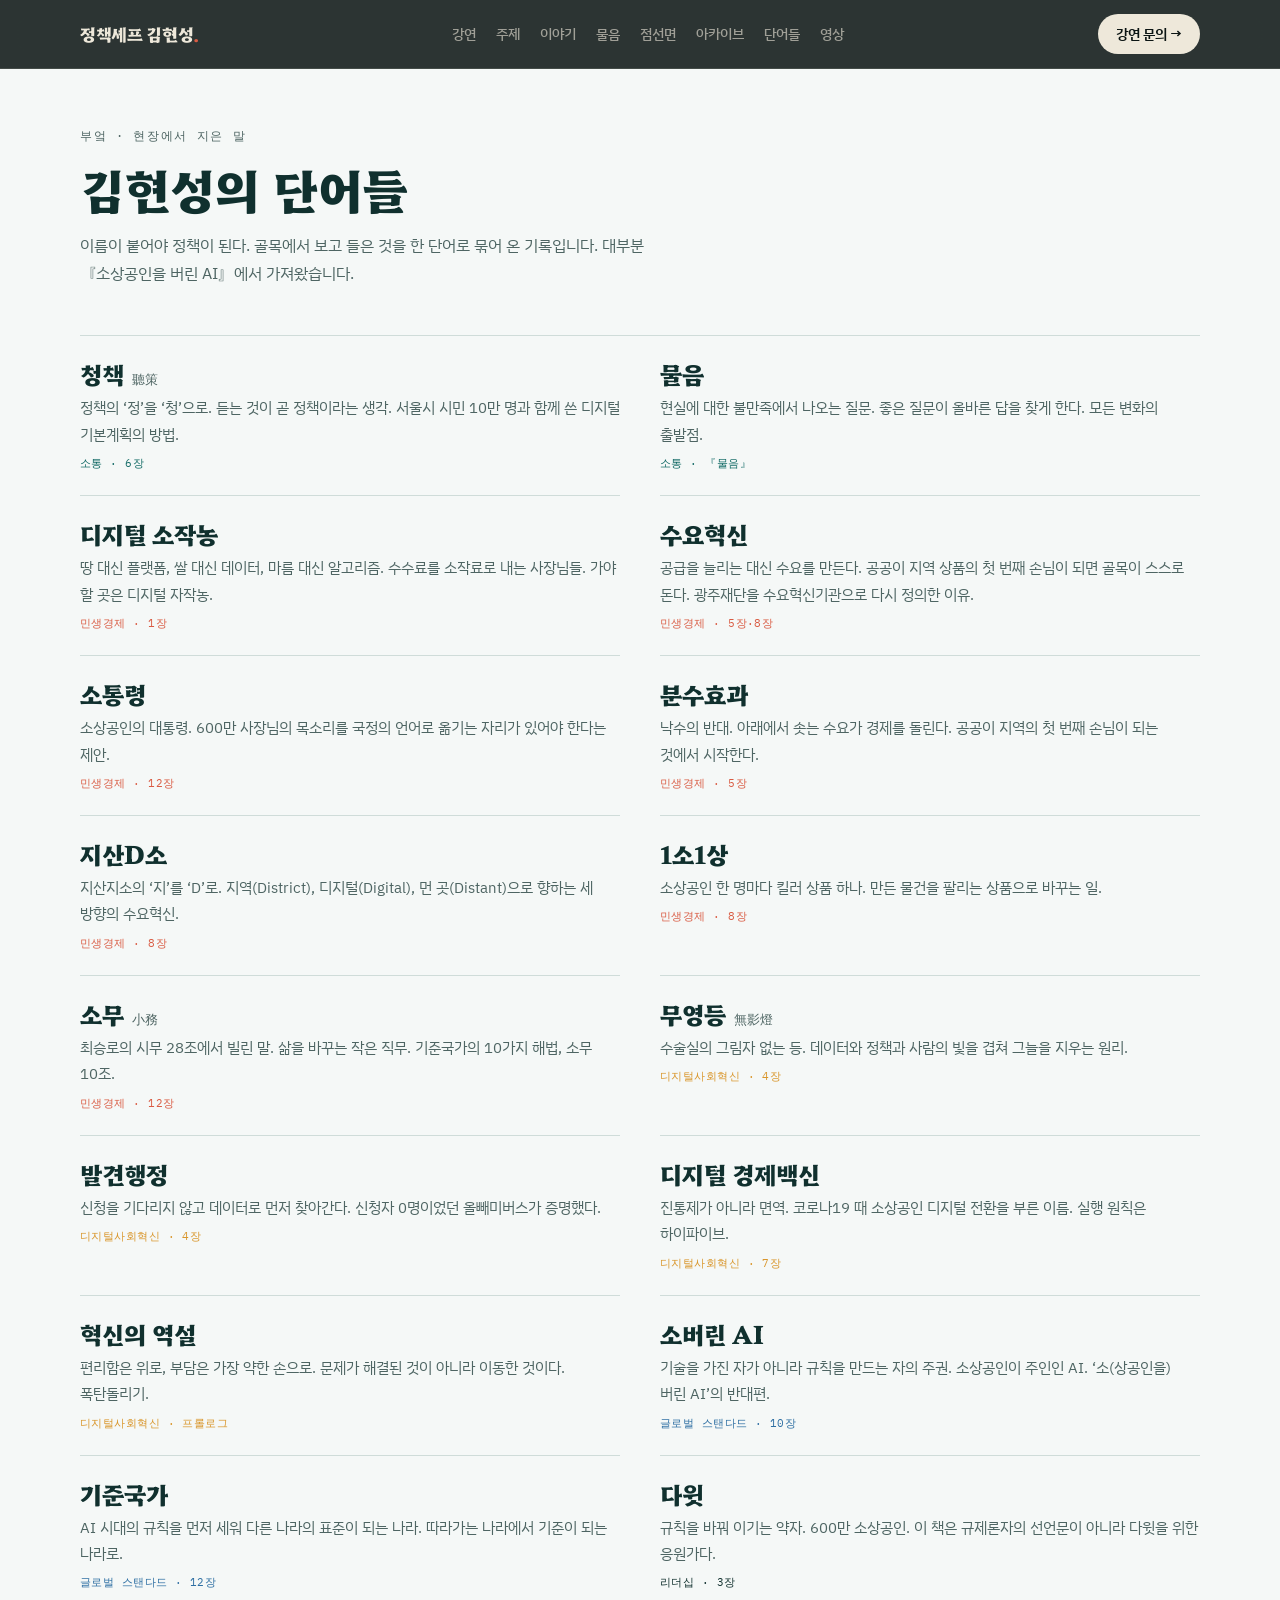
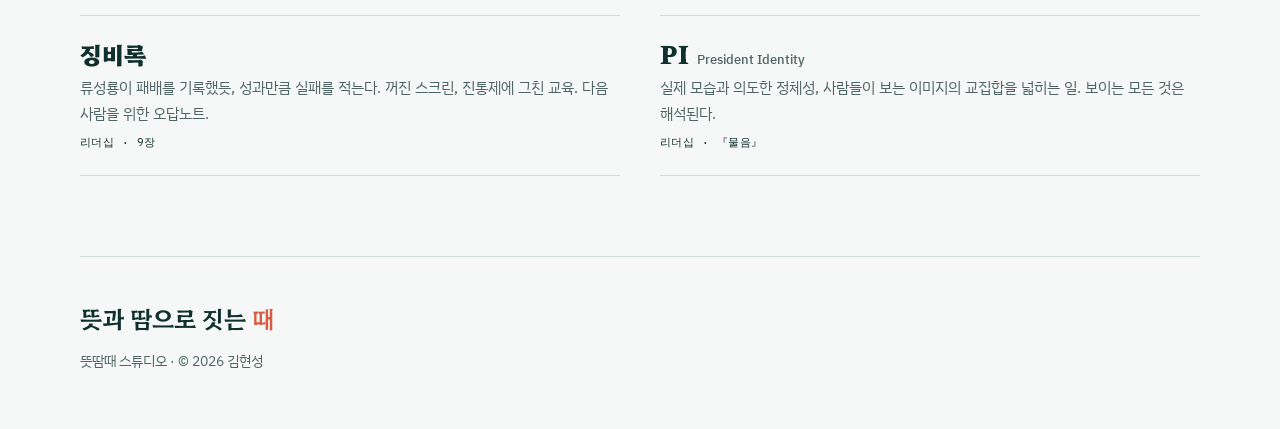
<file: words.html>
<!doctype html>
<html lang="ko">
<head>
<meta charset="utf-8">
<meta name="viewport" content="width=device-width, initial-scale=1, viewport-fit=cover">
<meta name="description" content="정책셰프 김현성이 현장에서 지은 말들. 청책, 수요혁신, 발견행정, 기준국가, PI, 무영등, 지산D소, 소버린 AI.">
<meta property="og:title" content="김현성의 단어들 · 정책셰프 김현성">
<meta property="og:description" content="청책, 수요혁신, 발견행정, 무영등, 기준국가. 생각을 붙드는 단어들.">
<meta property="og:image" content="https://policychef.vercel.app/img/hero.jpg">
<meta property="og:url" content="https://policychef.vercel.app/words.html">
<meta name="twitter:card" content="summary_large_image">
<link rel="icon" href="favicon.svg" type="image/svg+xml">
<title>김현성의 단어들</title>
<link rel="canonical" href="https://policychef.vercel.app/words.html">
<style>html{color-scheme:light}body{margin:0}img{max-width:100%}[hidden]{display:none!important}</style>
<link rel="preconnect" href="https://fonts.googleapis.com">
<link rel="preconnect" href="https://fonts.gstatic.com" crossorigin>
<link rel="stylesheet" href="https://fonts.googleapis.com/css2?family=Hahmlet:wght@400;600;800&family=IBM+Plex+Sans+KR:wght@400;500;600&family=IBM+Plex+Mono:wght@500&display=swap">
<link rel="stylesheet" href="style.css">
<style>
.w-head{padding-block:56px 32px;display:grid;gap:14px}
.w-head h1{font-family:var(--display);font-weight:800;font-size:clamp(30px,6vw,48px);margin:0;line-height:1.2}
.w-head p{margin:0;color:var(--ink-soft);max-width:60ch}
.words{display:grid;grid-template-columns:repeat(2,minmax(0,1fr));gap:0 40px;border-top:1px solid var(--rule)}
.word{padding-block:22px;border-bottom:1px solid var(--rule);display:grid;gap:6px;align-content:start}
.word dt{font-family:var(--display);font-weight:800;font-size:24px;line-height:1.3}
.word dt small{font-family:var(--body);font-weight:500;font-size:13px;color:var(--ink-soft);margin-left:8px}
.word dd{margin:0;font-size:15px;color:var(--ink-soft)}
.word .src{font-family:var(--mono);font-size:11px;letter-spacing:.04em}
.src.sotong{color:var(--teal)} .src.minsaeng{color:var(--coral)} .src.digital{color:var(--amber)} .src.global{color:var(--sky)} .src.leader{color:var(--ink)}
@media (max-width:700px){.words{grid-template-columns:1fr}}
</style>
</head>
<body>
<nav class="topnav" aria-label="섹션">
  <div class="wrap navin">
    <a class="brand" href="index.html">정책셰프 김현성<i>.</i></a>
    <div class="links"><a href="index.html#talks">강연</a><a href="index.html#topics">주제</a><a href="index.html#ttam">이야기</a><a href="question.html">물음</a><a href="index.html#pillars">점선면</a><a href="archive.html">아카이브</a><a href="words.html" aria-current="page">단어들</a><a href="index.html#youtube">영상</a></div>
    <a class="nav-cta" href="index.html#contact">강연 문의 →</a>
    <button class="burger" type="button" aria-label="메뉴 열기" aria-expanded="false" aria-controls="mmenu"><span></span></button>
  </div>
  <div class="mmenu" id="mmenu" hidden>
    <a href="index.html#talks">강연</a><a href="index.html#topics">주제</a><a href="index.html#ttam">이야기</a><a href="question.html">물음</a><a href="index.html#pillars">점선면</a><a href="archive.html">아카이브</a><a href="words.html" aria-current="page">단어들</a><a href="index.html#bio">약력</a><a href="index.html#youtube">영상</a><a class="cta" href="index.html#contact">강연 문의 →</a>
  </div>
</nav>

<div class="wrap">
<header class="w-head">
  <div class="studio">부엌 · 현장에서 지은 말</div>
  <h1>김현성의 단어들</h1>
  <p>이름이 붙어야 정책이 된다. 골목에서 보고 들은 것을 한 단어로 묶어 온 기록입니다. 대부분 『소상공인을 버린 AI』에서 가져왔습니다.</p>
</header>

<dl class="words">
  <div class="word"><dt>청책<small>聽策</small></dt><dd>정책의 ‘정’을 ‘청’으로. 듣는 것이 곧 정책이라는 생각. 서울시 시민 10만 명과 함께 쓴 디지털 기본계획의 방법.</dd><div class="src sotong">소통 · 6장</div></div>
  <div class="word"><dt>물음</dt><dd>현실에 대한 불만족에서 나오는 질문. 좋은 질문이 올바른 답을 찾게 한다. 모든 변화의 출발점.</dd><div class="src sotong">소통 · 『물음』</div></div>
  <div class="word"><dt>디지털 소작농</dt><dd>땅 대신 플랫폼, 쌀 대신 데이터, 마름 대신 알고리즘. 수수료를 소작료로 내는 사장님들. 가야 할 곳은 디지털 자작농.</dd><div class="src minsaeng">민생경제 · 1장</div></div>
  <div class="word"><dt>수요혁신</dt><dd>공급을 늘리는 대신 수요를 만든다. 공공이 지역 상품의 첫 번째 손님이 되면 골목이 스스로 돈다. 광주재단을 수요혁신기관으로 다시 정의한 이유.</dd><div class="src minsaeng">민생경제 · 5장·8장</div></div>
  <div class="word"><dt>소통령</dt><dd>소상공인의 대통령. 600만 사장님의 목소리를 국정의 언어로 옮기는 자리가 있어야 한다는 제안.</dd><div class="src minsaeng">민생경제 · 12장</div></div>
  <div class="word"><dt>분수효과</dt><dd>낙수의 반대. 아래에서 솟는 수요가 경제를 돌린다. 공공이 지역의 첫 번째 손님이 되는 것에서 시작한다.</dd><div class="src minsaeng">민생경제 · 5장</div></div>
  <div class="word"><dt>지산D소</dt><dd>지산지소의 ‘지’를 ‘D’로. 지역(District), 디지털(Digital), 먼 곳(Distant)으로 향하는 세 방향의 수요혁신.</dd><div class="src minsaeng">민생경제 · 8장</div></div>
  <div class="word"><dt>1소1상</dt><dd>소상공인 한 명마다 킬러 상품 하나. 만든 물건을 팔리는 상품으로 바꾸는 일.</dd><div class="src minsaeng">민생경제 · 8장</div></div>
  <div class="word"><dt>소무<small>小務</small></dt><dd>최승로의 시무 28조에서 빌린 말. 삶을 바꾸는 작은 직무. 기준국가의 10가지 해법, 소무 10조.</dd><div class="src minsaeng">민생경제 · 12장</div></div>
  <div class="word"><dt>무영등<small>無影燈</small></dt><dd>수술실의 그림자 없는 등. 데이터와 정책과 사람의 빛을 겹쳐 그늘을 지우는 원리.</dd><div class="src digital">디지털사회혁신 · 4장</div></div>
  <div class="word"><dt>발견행정</dt><dd>신청을 기다리지 않고 데이터로 먼저 찾아간다. 신청자 0명이었던 올빼미버스가 증명했다.</dd><div class="src digital">디지털사회혁신 · 4장</div></div>
  <div class="word"><dt>디지털 경제백신</dt><dd>진통제가 아니라 면역. 코로나19 때 소상공인 디지털 전환을 부른 이름. 실행 원칙은 하이파이브.</dd><div class="src digital">디지털사회혁신 · 7장</div></div>
  <div class="word"><dt>혁신의 역설</dt><dd>편리함은 위로, 부담은 가장 약한 손으로. 문제가 해결된 것이 아니라 이동한 것이다. 폭탄돌리기.</dd><div class="src digital">디지털사회혁신 · 프롤로그</div></div>
  <div class="word"><dt>소버린 AI</dt><dd>기술을 가진 자가 아니라 규칙을 만드는 자의 주권. 소상공인이 주인인 AI. ‘소(상공인을) 버린 AI’의 반대편.</dd><div class="src global">글로벌 스탠다드 · 10장</div></div>
  <div class="word"><dt>기준국가</dt><dd>AI 시대의 규칙을 먼저 세워 다른 나라의 표준이 되는 나라. 따라가는 나라에서 기준이 되는 나라로.</dd><div class="src global">글로벌 스탠다드 · 12장</div></div>
  <div class="word"><dt>다윗</dt><dd>규칙을 바꿔 이기는 약자. 600만 소상공인. 이 책은 규제론자의 선언문이 아니라 다윗을 위한 응원가다.</dd><div class="src leader">리더십 · 3장</div></div>
  <div class="word"><dt>징비록</dt><dd>류성룡이 패배를 기록했듯, 성과만큼 실패를 적는다. 꺼진 스크린, 진통제에 그친 교육. 다음 사람을 위한 오답노트.</dd><div class="src leader">리더십 · 9장</div></div>
  <div class="word"><dt>PI<small>President Identity</small></dt><dd>실제 모습과 의도한 정체성, 사람들이 보는 이미지의 교집합을 넓히는 일. 보이는 모든 것은 해석된다.</dd><div class="src leader">리더십 · 『물음』</div></div>
</dl>

<footer>
  <div class="sig">뜻과 땀으로 짓는 <em>때</em></div>
  <p>뜻땀때 스튜디오 · © 2026 김현성</p>
</footer>
</div>
<script src="site.js"></script>
</body>
</html>
</file>
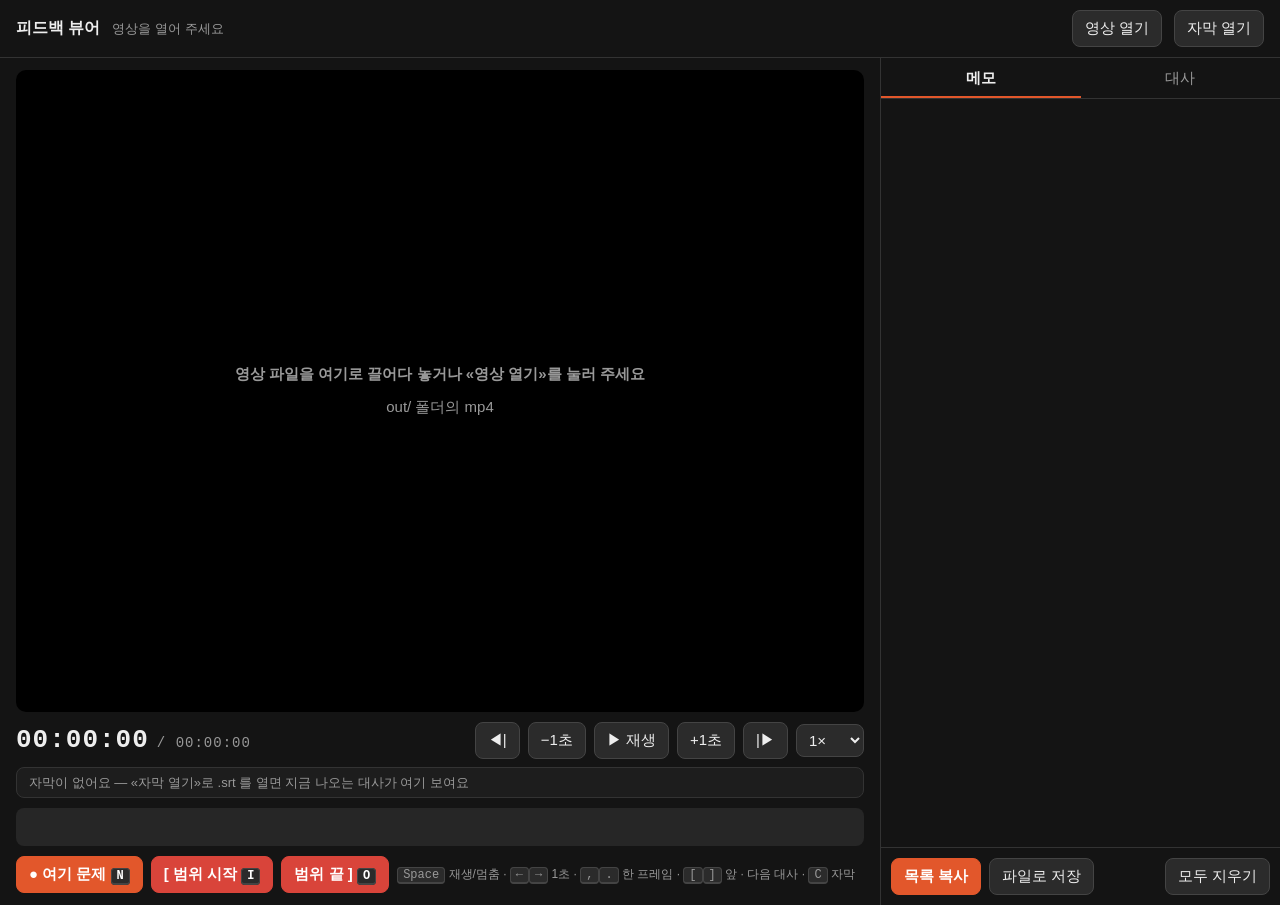
<file: intro-video/피드백뷰어.html>
<!doctype html>
<html lang="ko">
<head>
<meta charset="utf-8">
<meta name="viewport" content="width=device-width, initial-scale=1">
<title>피드백 뷰어</title>
<style>
:root{--bg:#141414;--panel:#1f1f1f;--line:#333;--text:#eee;--dim:#999;--acc:#e2572b;--yel:#f2c232;--cut:#d9443a;--fx:#3e9ad6}
*{box-sizing:border-box}
body{margin:0;background:var(--bg);color:var(--text);font:15px/1.5 -apple-system,"Apple SD Gothic Neo","Pretendard",sans-serif}
header{display:flex;gap:12px;align-items:center;padding:10px 16px;border-bottom:1px solid var(--line)}
header h1{font-size:16px;margin:0;font-weight:700}
header .file{color:var(--dim);font-size:13px;flex:1;overflow:hidden;text-overflow:ellipsis;white-space:nowrap}
button,select,input,textarea{font:inherit;color:inherit}
select{background:#2b2b2b;border:1px solid #444;border-radius:8px;padding:6px 8px}
button{background:#2b2b2b;border:1px solid #444;border-radius:8px;padding:6px 12px;cursor:pointer}
button:hover{background:#363636}
button.acc{background:var(--acc);border-color:var(--acc);color:#fff;font-weight:700}
button.cut{background:var(--cut);border-color:var(--cut);color:#fff;font-weight:700}
main{display:grid;grid-template-columns:minmax(0,1fr) 400px;gap:0;height:calc(100vh - 53px)}
#left{padding:12px 16px;display:flex;flex-direction:column;min-height:0;overflow:hidden}
#left>.row,#left>#bar{flex:none}
#right{border-left:1px solid var(--line);display:flex;flex-direction:column;min-height:0}
#stage{position:relative;background:#000;border-radius:10px;overflow:hidden;flex:1 1 auto;min-height:160px}   /* 남은 높이만큼 — 조작부는 늘 보인다 */
#stage video{position:absolute;inset:0;width:100%;height:100%;display:block;object-fit:contain}
#overlay{position:absolute;left:0;top:0;width:100%;height:100%;pointer-events:none}   /* 영상이 실제로 보이는 칸에 맞춘다(fitOverlay) */
#overlay.pick{pointer-events:auto;cursor:crosshair;outline:3px dashed var(--yel);outline-offset:-3px}
.pin{position:absolute;width:44px;height:44px;margin:-22px 0 0 -22px;border:4px solid var(--yel);border-radius:50%;box-shadow:0 0 0 2px #000}
.pin span{position:absolute;left:44px;top:-6px;background:var(--yel);color:#000;font-weight:800;font-size:13px;padding:0 6px;border-radius:6px;white-space:nowrap}
#drop{position:absolute;inset:0;display:none;align-items:center;justify-content:center;flex-direction:column;gap:10px;color:var(--dim);text-align:center;padding:20px}
#tc{font:700 26px/1 ui-monospace,Menlo,monospace;letter-spacing:1px}
#tc small{font-size:14px;color:var(--dim);font-weight:400;margin-left:8px}
.row{display:flex;gap:8px;align-items:center;flex-wrap:wrap;margin-top:10px}
#bar{position:relative;height:38px;background:#262626;border-radius:8px;margin-top:10px;cursor:pointer;overflow:hidden}
#bar .ph{position:absolute;top:0;bottom:0;width:2px;background:#fff}
#bar .rg{position:absolute;top:6px;bottom:6px;background:rgba(217,68,58,.55);border:1px solid var(--cut);border-radius:4px}
#bar .rg.sel{background:rgba(242,194,50,.35);border-color:var(--yel)}
#bar .pt{position:absolute;top:4px;width:10px;height:10px;margin-left:-5px;border-radius:50%;background:var(--yel)}
#bar .ticks{position:absolute;inset:auto 0 0 0;height:12px;font-size:10px;color:#777}
.key{color:var(--dim);font-size:12px}
kbd{background:#2b2b2b;border:1px solid #444;border-bottom-width:2px;border-radius:4px;padding:0 5px;font-size:12px}
#form{background:var(--panel);border-bottom:1px solid var(--line);padding:12px;display:none;flex:none;max-height:60%;overflow:auto}
#form.on{display:block}
#form label{font-size:12px;color:var(--dim)}
#form input[type=text],#form textarea,#form select{background:#151515;border:1px solid #444;border-radius:6px;padding:6px 8px}
#form textarea{width:100%;min-height:64px;resize:vertical}
.tin{width:110px;font-family:ui-monospace,Menlo,monospace}
.chips{display:flex;gap:6px;flex-wrap:wrap}
.chip{padding:3px 10px;border-radius:999px;border:1px solid #555;cursor:pointer;font-size:13px}
.chip.on{background:var(--yel);color:#000;border-color:var(--yel);font-weight:700}
#list{flex:1;overflow:auto;padding:8px}
.item{border:1px solid var(--line);background:var(--panel);border-radius:10px;padding:8px 10px;margin-bottom:8px;cursor:pointer}
.item:hover{border-color:#555}
.item .t{font:700 14px ui-monospace,Menlo,monospace}
.item .k{font-size:12px;padding:1px 8px;border-radius:999px;background:#333;margin-left:6px}
.item .k.cut{background:var(--cut);color:#fff}
.item .m{margin-top:4px;white-space:pre-wrap}
.item .a{display:flex;gap:6px;margin-top:6px}
.item .a button{padding:2px 8px;font-size:12px}
.item img,.item video.th{width:auto;max-width:100%;height:auto;max-height:140px;border-radius:6px;margin-top:6px;display:block;background:#000;pointer-events:none}   /* 썸네일 = 그림(Safari) 또는 그 시각에 멈춘 작은 영상(Chrome file:// 도 보임) */
#foot{border-top:1px solid var(--line);padding:10px;display:flex;gap:8px;flex-wrap:wrap}
#toast{position:fixed;left:50%;bottom:24px;transform:translateX(-50%);background:var(--yel);color:#000;font-weight:700;padding:8px 16px;border-radius:999px;display:none}
.hint{color:var(--dim);font-size:13px;padding:10px}
#subov{position:absolute;left:0;top:0;width:100%;height:100%;pointer-events:none;display:flex;justify-content:center;align-items:flex-end}   /* ★자막 = 영상 칸 아래쪽에 크게 (fitOverlay 가 자리 · 크기를 맞춘다) */
#subov span{display:none;background:rgba(0,0,0,.75);color:#fff;font-weight:800;border-radius:.3em;padding:.2em .6em;max-width:92%;text-align:center;line-height:1.35;margin-bottom:5%;text-shadow:0 1px 2px #000}
#subov.on span{display:inline-block}
#cue{flex:none;margin-top:8px;min-height:30px;padding:5px 12px;border-radius:8px;background:#1d1d1d;border:1px solid var(--line);font-size:15px;display:flex;gap:10px;align-items:center}
#cue .ct{font:12px ui-monospace,Menlo,monospace;color:var(--dim);white-space:nowrap}
#cue.off{color:var(--dim);font-size:13px}
#tabs{display:flex;border-bottom:1px solid var(--line);flex:none}
#tabs button{flex:1;border:0;border-radius:0;background:transparent;padding:9px 0;color:var(--dim)}
#tabs button.on{color:var(--text);font-weight:700;box-shadow:inset 0 -2px 0 var(--acc)}
#cues{flex:1;overflow:auto;padding:6px 8px}
.ci{display:flex;gap:10px;padding:6px 8px;border-radius:8px;cursor:pointer}
.ci:hover{background:#262626}
.ci.on{background:#3a2f12;outline:1px solid var(--yel)}
.ci .ct{font:12px ui-monospace,Menlo,monospace;color:var(--dim);white-space:nowrap;padding-top:2px}
.item .ln{margin-top:4px;font-size:13px;color:var(--yel)}
#fl{color:var(--yel)}
</style>
</head>
<body>
<header>
  <h1>피드백 뷰어</h1>
  <div class="file" id="fname">영상 불러오는 중…</div>
  <label><button onclick="document.getElementById('pick').click()">영상 열기</button></label>
  <label><button onclick="document.getElementById('pickSub').click()" title="자막 파일(.srt · .vtt)을 열면 대사 줄이 나옵니다">자막 열기</button></label>
  <input type="file" id="pick" accept="video/*" hidden>
  <input type="file" id="pickSub" accept=".srt,.vtt,text/plain" hidden>
</header>
<main>
<section id="left">
  <div id="stage">
    <video id="v" preload="auto"></video>
    <div id="subov"><span id="subtx"></span></div>
    <div id="overlay"></div>
    <div id="drop"><b>영상 파일을 여기로 끌어다 놓거나 «영상 열기»를 눌러 주세요</b><span>out/ 폴더의 mp4</span></div>
  </div>
  <div class="row">
    <div id="tc">00:00:00<small>/ 00:00:00</small></div>
    <span style="flex:1"></span>
    <button onclick="step(-1/FPS)" title="한 프레임 뒤">◀|</button>
    <button onclick="step(-1)">−1초</button>
    <button id="pp" onclick="toggle()" style="min-width:70px">▶ 재생</button>
    <button onclick="step(1)">+1초</button>
    <button onclick="step(1/FPS)" title="한 프레임 앞">|▶</button>
    <button id="ccb" onclick="toggleCC()" title="영상 위 자막 보이기 · 숨기기 (C)">자막 켬</button>
    <select id="rate" onchange="V.playbackRate=+this.value"><option value=".5">0.5×</option><option value="1" selected>1×</option><option value="1.5">1.5×</option><option value="2">2×</option></select>
  </div>
  <div id="cue" class="off">자막이 없어요 — «자막 열기»로 .srt 를 열면 지금 나오는 대사가 여기 보여요</div>
  <div id="bar"><div class="ticks" id="ticks"></div></div>
  <div class="row">
    <button class="acc" onclick="newPoint()">● 여기 문제 <kbd>N</kbd></button>
    <button class="cut" onclick="markIn()">[ 범위 시작 <kbd>I</kbd></button>
    <button class="cut" onclick="markOut()">범위 끝 ] <kbd>O</kbd></button>
    <span class="key"><kbd>Space</kbd> 재생/멈춤 · <kbd>←</kbd><kbd>→</kbd> 1초 · <kbd>,</kbd><kbd>.</kbd> 한 프레임 · <kbd>[</kbd><kbd>]</kbd> 앞 · 다음 대사 · <kbd>C</kbd> 자막</span>
  </div>

</section>
<aside id="right">
  <div id="form">
    <div class="row" style="margin-top:0">
      <b id="ftitle">메모</b><span style="flex:1"></span>
      <label>시작 <input type="text" class="tin" id="fa"></label>
      <label id="fbwrap">끝 <input type="text" class="tin" id="fb"></label>
    </div>
    <div class="row"><div class="chips" id="kinds"></div></div>
    <div class="row" id="lnrow" style="display:none"><span class="key">대사</span><span id="fl"></span></div>
    <div class="row" id="pinrow"><button onclick="pickPin()">화면에 위치 찍기</button><span class="key" id="pinv">찍지 않아도 돼요 — 어디가 문제인지 화면을 눌러 표시</span></div>
    <div class="row" id="prevrow" style="display:none"><button onclick="previewCut()">✂ 빼고 이어 보기</button><span class="key">범위 앞 3초 → 범위 건너뛰고 → 뒤 3초</span></div>
    <div class="row"><textarea id="fm" placeholder="무엇이 이상한지 편하게 적어 주세요. 예) 동그라미가 화면 바뀐 뒤에도 남아 있어"></textarea></div>
    <div class="row"><button class="acc" onclick="save()">저장 <kbd>⌘↵</kbd></button><button onclick="closeForm()">취소 <kbd>Esc</kbd></button></div>
  </div>
  <div id="tabs"><button id="tMemo" class="on" onclick="tab('memo')">메모</button><button id="tCue" onclick="tab('cue')">대사 <span id="cueN"></span></button></div>
  <div id="list"></div>
  <div id="cues" style="display:none"></div>
  <div id="foot">
    <button class="acc" onclick="copyAll()">목록 복사</button>
    <button onclick="saveMd()">파일로 저장</button>
    <span style="flex:1"></span>
    <button onclick="clearAll()">모두 지우기</button>
  </div>
</aside>
</main>
<div id="toast"></div>
<canvas id="cv" width="480" height="270" hidden></canvas>
<script>
// 굽기 뒤 스킬이 영상 이름 · fps 를 채워 만든다(make_viewer.py) · 안 채워졌으면 ?v=경로 → «영상 열기»
const FPS = +'30.0' || 30;
const CANDIDATES = ['out/정책셰프_김현성_소개.mp4'].filter(x => !x.startsWith('__'));
// ★대사 줄 — 굽기 때 스킬이 자막(.srt)을 읽어 [시작, 끝, 글] 로 심는다 · 없으면 «자막 열기»
const CUES0 = [];
let CUES = CUES0.slice(), cueI = -2;
const POINT_KINDS = ['화면 표시 이상', '글씨·크기', '카메라·줌', '타이밍', '소리·대사', '전환·이음새', '기타'];
const RANGE_KINDS = ['들어내기', '빠르게', '느리게', '멈춰서 보여주기', '기타'];
const $ = id => document.getElementById(id);
const V = $('v');
let thumbFail = false, vname = '', notes = [], cur = null, inT = null, pinMode = false, preview = null;

// ── 시간 표기 ───────────────────────────────
function tc(t, ff = true) {
  t = Math.max(0, t || 0); const m = Math.floor(t / 60), s = Math.floor(t % 60), f = Math.floor((t - Math.floor(t)) * FPS + 1e-6);
  return String(m).padStart(2, '0') + ':' + String(s).padStart(2, '0') + (ff ? ':' + String(f).padStart(2, '0') : '');
}
function parseTc(x) {
  x = String(x).trim(); if (!x) return null;
  if (/^\d+(\.\d+)?$/.test(x)) return +x;
  const p = x.split(':').map(Number); if (p.some(isNaN)) return null;
  if (p.length === 2) return p[0] * 60 + p[1];
  if (p.length === 3) return p[0] * 60 + p[1] + p[2] / FPS;
  return null;
}

// ── 영상 불러오기 ────────────────────────────
function load(src, name) {
  V.src = src; vname = name; $('fname').textContent = name; $('drop').style.display = 'none';
  try { notes = JSON.parse(localStorage.getItem('fb:' + name) || '[]'); } catch (e) { notes = []; }
  if (!CUES0.length) { try { CUES = JSON.parse(localStorage.getItem('fbc:' + name) || '[]'); } catch (e) { CUES = []; } }
  renderCues(); render();
}
(function tryDefault() {
  const q = new URLSearchParams(location.search).get('v'); const list = (q ? [q] : []).concat(CANDIDATES);
  (function next(i) {
    if (i >= list.length) { $('drop').style.display = 'flex'; $('fname').textContent = '영상을 열어 주세요'; return; }
    const t = document.createElement('video'); t.preload = 'metadata';
    t.onloadedmetadata = () => load(list[i], decodeURIComponent(list[i].split('/').pop()));
    t.onerror = () => next(i + 1); t.src = list[i];
  })(0);
})();
$('pickSub').onchange = e => {
  const f = e.target.files[0]; if (!f) return; const r = new FileReader();
  r.onload = () => { const c = parseSrt(r.result); if (!c.length) return toast('자막 줄을 못 읽었어요 — .srt 파일인지 봐 주세요');
    CUES = c; try { localStorage.setItem('fbc:' + vname, JSON.stringify(c)); } catch (er) {} cueI = -2; renderCues(); toast('대사 ' + c.length + '줄을 불러왔어요'); };
  r.readAsText(f, 'utf-8');
};
$('pick').onchange = e => { const f = e.target.files[0]; if (f) load(URL.createObjectURL(f), f.name); };
document.addEventListener('dragover', e => e.preventDefault());
document.addEventListener('drop', e => { e.preventDefault(); const f = e.dataTransfer.files[0]; if (f && f.type.startsWith('video')) load(URL.createObjectURL(f), f.name); });

// ── 재생 ─────────────────────────────────────
function toggle() { V.paused ? V.play() : V.pause(); }
function step(d) { V.pause(); V.currentTime = Math.min(Math.max(0, V.currentTime + d), V.duration || 0); }
V.addEventListener('play', () => $('pp').textContent = '❚❚ 멈춤');
V.addEventListener('pause', () => $('pp').textContent = '▶ 재생');
V.addEventListener('loadedmetadata', () => { fitOverlay(); render(); });
function fitOverlay() {   // object-fit:contain 으로 생기는 위아래 · 좌우 여백을 빼고, 영상이 실제로 보이는 칸에 겹친다 (세로 영상도)
  const st = $('stage'), o = $('overlay'); const W = st.clientWidth, H = st.clientHeight, vw = V.videoWidth || 16, vh = V.videoHeight || 9;
  const s = Math.min(W / vw, H / vh), w = vw * s, h = vh * s;
  Object.assign(o.style, { left: (W - w) / 2 + 'px', top: (H - h) / 2 + 'px', width: w + 'px', height: h + 'px' });
  const sv = $('subov'); Object.assign(sv.style, { left: '0px', top: o.style.top, width: W + 'px', height: o.style.height, fontSize: Math.max(22, Math.min(h * 0.05, W * 0.05)) + 'px' });   // 세로 영상도 화면 폭을 다 써서 크게
}
window.addEventListener('resize', fitOverlay); new ResizeObserver(fitOverlay).observe($('stage'));
function tick() {
  $('tc').innerHTML = tc(V.currentTime) + '<small>/ ' + tc(V.duration) + '</small>';
  const ph = $('bar').querySelector('.ph'); if (ph && V.duration) ph.style.left = (V.currentTime / V.duration * 100) + '%';
  if (preview) {
    if (preview.stage === 0 && V.currentTime >= preview.a) { V.currentTime = preview.b; preview.stage = 1; }
    else if (preview.stage === 1 && V.currentTime >= preview.b + 3) { V.pause(); preview = null; }
  }
  showCue(); drawPins(); requestAnimationFrame(tick);
}
requestAnimationFrame(tick);
$('bar').onclick = e => { if (!V.duration) return; const r = $('bar').getBoundingClientRect(); V.currentTime = (e.clientX - r.left) / r.width * V.duration; };

// ── 화면 위치 표시 ───────────────────────────
function drawPins() {
  const o = $('overlay'); let h = '';
  const show = cur && cur.pin ? [Object.assign({ n: '●' }, cur)] : [];
  notes.forEach((n, i) => { if (n.pin && !n.b && Math.abs(V.currentTime - n.a) < 0.6) show.push(Object.assign({ n: i + 1 }, n)); });
  show.forEach(n => h += `<div class="pin" style="left:${n.pin[0]}%;top:${n.pin[1]}%"><span>${n.n}</span></div>`);
  if (o.dataset.h !== h) { o.innerHTML = h; o.dataset.h = h; }
}
function pickPin() { pinMode = true; $('overlay').classList.add('pick'); $('pinv').textContent = '영상 위 문제 자리를 눌러 주세요'; }
$('overlay').onclick = e => {
  if (!pinMode || !cur) return; const r = $('overlay').getBoundingClientRect();
  cur.pin = [+((e.clientX - r.left) / r.width * 100).toFixed(1), +((e.clientY - r.top) / r.height * 100).toFixed(1)];
  pinMode = false; $('overlay').classList.remove('pick'); $('pinv').textContent = `찍음 (${cur.pin[0]}%, ${cur.pin[1]}%) — 다시 누르면 바꿔요`;
};

// ── 메모 만들기 ──────────────────────────────
function openForm(n) {
  V.pause(); cur = n; const range = n.b != null;
  $('ftitle').textContent = range ? '범위 메모' : '한 시점 메모';
  $('fa').value = tc(n.a); $('fb').value = range ? tc(n.b) : ''; $('fbwrap').style.display = range ? '' : 'none';
  $('pinrow').style.display = range ? 'none' : ''; $('prevrow').style.display = range ? '' : 'none';
  $('pinv').textContent = n.pin ? `찍음 (${n.pin[0]}%, ${n.pin[1]}%)` : '찍지 않아도 돼요 — 어디가 문제인지 화면을 눌러 표시';
  $('kinds').innerHTML = (range ? RANGE_KINDS : POINT_KINDS).map(k => `<span class="chip${n.kind === k ? ' on' : ''}" onclick="setKind(this,'${k}')">${k}</span>`).join('');
  $('fm').value = n.memo || ''; $('form').classList.add('on'); $('fm').focus(); formLine(); render();
}
function setKind(el, k) { cur.kind = k; [...$('kinds').children].forEach(c => c.classList.toggle('on', c === el)); }
function newPoint() { openForm({ a: V.currentTime, kind: '화면 표시 이상' }); }
function markIn() { V.pause(); inT = V.currentTime; toast('범위 시작 ' + tc(inT) + ' — 끝에서 O'); render(); }
function markOut() {
  V.pause(); let a = inT == null ? Math.max(0, V.currentTime - 2) : inT, b = V.currentTime; if (b < a) [a, b] = [b, a];
  inT = null; openForm({ a, b, kind: '들어내기' });
}
function closeForm() { cur = null; pinMode = false; $('overlay').classList.remove('pick'); $('form').classList.remove('on'); render(); }
function thumb(t) {
  return new Promise(res => {
    const c = $('cv'), g = c.getContext('2d'); const done = () => { try { const vw = V.videoWidth || 16, vh = V.videoHeight || 9; c.width = 480; c.height = Math.round(480 * vh / vw); g.drawImage(V, 0, 0, c.width, c.height); res(c.toDataURL('image/jpeg', .7)); } catch (e) { thumbFail = true; res(null); } };
    if (Math.abs(V.currentTime - t) < 0.02) return done();
    V.addEventListener('seeked', function f() { V.removeEventListener('seeked', f); done(); }); V.currentTime = t;
  });
}
async function save() {
  if (!cur) return; const a = parseTc($('fa').value), b = cur.b != null ? parseTc($('fb').value) : null;
  if (a == null || (cur.b != null && b == null)) return toast('시간을 01:23 이나 01:23:10 처럼 적어 주세요');
  cur.a = a; if (cur.b != null) cur.b = Math.max(a, b); cur.memo = $('fm').value.trim(); cur.line = lineFor(cur);
  const back = V.currentTime; cur.img = await thumb(cur.a); V.currentTime = back;
  if (!notes.includes(cur)) notes.push(cur);
  notes.sort((x, y) => x.a - y.a); persist(); closeForm(); toast('저장했어요');
}
function previewCut() {
  const a = parseTc($('fa').value), b = parseTc($('fb').value); if (a == null || b == null) return;
  preview = { a, b, stage: 0 }; V.currentTime = Math.max(0, a - 3); V.play();
}
function persist() { try { localStorage.setItem('fb:' + vname, JSON.stringify(notes)); } catch (e) {} render(); }

// ── 목록 ─────────────────────────────────────
function render() {
  const bar = $('bar'); bar.querySelectorAll('.rg,.pt,.ph').forEach(x => x.remove());
  const D = V.duration || 1;
  notes.forEach(n => {
    const el = document.createElement('div');
    if (n.b != null) { el.className = 'rg'; el.style.left = n.a / D * 100 + '%'; el.style.width = Math.max(.3, (n.b - n.a) / D * 100) + '%'; }
    else { el.className = 'pt'; el.style.left = n.a / D * 100 + '%'; }
    bar.appendChild(el);
  });
  if (inT != null) { const el = document.createElement('div'); el.className = 'rg sel'; el.style.left = inT / D * 100 + '%'; el.style.width = '.4%'; bar.appendChild(el); }
  const ph = document.createElement('div'); ph.className = 'ph'; bar.appendChild(ph);
  if (V.duration) { let h = ''; for (let m = 0; m * 60 < D; m++) h += `<span style="position:absolute;left:${m * 60 / D * 100}%">${m}분</span>`; $('ticks').innerHTML = h; }
  $('list').innerHTML = notes.length ? notes.map((n, i) => `
    <div class="item" onclick="V.currentTime=${n.b != null ? Math.max(0, n.a - 2) : n.a}">
      <div><span class="t">${i + 1}. ${tc(n.a)}${n.b != null ? ' ~ ' + tc(n.b) : ''}</span><span class="k${n.kind === '들어내기' ? ' cut' : ''}">${n.kind || ''}</span></div>
      ${n.line ? `<div class="ln">${esc(n.line)}</div>` : ''}
      ${n.memo ? `<div class="m">${esc(n.memo)}</div>` : ''}
      ${n.img ? `<img src="${n.img}">` : (V.currentSrc ? `<video class="th" muted playsinline preload="metadata" src="${V.currentSrc.split('#')[0]}#t=${n.a.toFixed(2)}"></video>` : '')}
      <div class="a"><button onclick="event.stopPropagation();openForm(notes[${i}])">고치기</button><button onclick="event.stopPropagation();del(${i})">지우기</button></div>
    </div>`).join('') : '<div class="hint">영상을 보다가 이상한 곳에서 <b>N</b>(한 시점) 또는 <b>I … O</b>(범위)를 눌러 메모를 남겨 주세요.<br><br>다 보면 <b>목록 복사</b> → Claude 에게 붙여 넣기.</div>';
}
function esc(s) { return String(s).replace(/[&<>]/g, c => ({ '&': '&amp;', '<': '&lt;', '>': '&gt;' })[c]); }
function del(i) { if (confirm('이 메모를 지울까요?')) { notes.splice(i, 1); persist(); } }
function clearAll() { if (confirm('메모를 모두 지울까요?')) { notes = []; persist(); } }
function text() {
  const d = new Date();
  return `[피드백] ${vname} · 길이 ${tc(V.duration)} · ${d.getFullYear()}-${String(d.getMonth() + 1).padStart(2, '0')}-${String(d.getDate()).padStart(2, '0')}\n(시간 = 분:초:프레임 ${FPS}fps · 대략 짚은 시각이에요. 앞뒤를 보고 정확한 자리를 찾아 주세요)\n\n` +
    notes.map((n, i) => `${i + 1}. ${tc(n.a)}${n.b != null ? ' ~ ' + tc(n.b) : ''} · ${n.kind || '기타'}${n.pin ? ` · 화면 위치 (가로 ${n.pin[0]}%, 세로 ${n.pin[1]}%)` : ''}${n.line ? `\n   대사: ${n.line}` : ''}\n   ${n.memo || '(메모 없음)'}`).join('\n');
}
function copyAll() {
  if (!notes.length) return toast('메모가 아직 없어요');
  const t = text();
  (navigator.clipboard ? navigator.clipboard.writeText(t) : Promise.reject()).then(() => toast('복사했어요 — Claude 에게 붙여 넣어 주세요'))
    .catch(() => { const ta = document.createElement('textarea'); ta.value = t; document.body.appendChild(ta); ta.select(); document.execCommand('copy'); ta.remove(); toast('복사했어요'); });
}
function saveMd() {
  const a = document.createElement('a'); a.href = URL.createObjectURL(new Blob([text()], { type: 'text/markdown' }));
  a.download = '피드백_' + vname.replace(/\.mp4$/, '') + '.md'; a.click();
}
// ── 대사 줄 ──────────────────────────────────
function parseSrt(raw) {
  const out = []; raw = raw.replace(/\r/g, '');
  raw.split(/\n\s*\n/).forEach(blk => {
    const m = blk.match(/(\d+):(\d\d):(\d\d)[,.](\d{1,3})\s*-->\s*(\d+):(\d\d):(\d\d)[,.](\d{1,3})/); if (!m) return;
    const t = (h, mi, s, f) => +h * 3600 + +mi * 60 + +s + +f / Math.pow(10, f.length);
    const txt = blk.slice(m.index + m[0].length).split('\n').map(x => x.trim()).filter(Boolean).join(' ').replace(/<[^>]+>/g, '').trim();
    if (txt) out.push([t(m[1], m[2], m[3], m[4]), t(m[5], m[6], m[7], m[8]), txt]);
  });
  return out.sort((x, y) => x[0] - y[0]);
}
function cueAt(t) {   // 지금 나오는 줄 · 줄 사이 빈틈이면 1초 안에 끝난 앞 줄(방금 들은 말)
  let last = -1;
  for (let i = 0; i < CUES.length; i++) { if (CUES[i][0] <= t && t <= CUES[i][1]) return i; if (CUES[i][1] < t) last = i; }
  return last >= 0 && t - CUES[last][1] <= 1.0 ? last : -1;
}
function lineFor(n) {   // 메모 → 그때 대사 「…」 (범위면 걸친 줄 처음 ~ 끝)
  if (!CUES.length) return '';
  if (n.b == null) { const i = cueAt(n.a); return i >= 0 ? '「' + CUES[i][2] + '」' : ''; }
  const hit = CUES.filter(c => c[1] >= n.a && c[0] <= n.b); if (!hit.length) return '';
  return hit.length === 1 ? '「' + hit[0][2] + '」' : '「' + hit[0][2] + '」 ~ 「' + hit[hit.length - 1][2] + '」 (' + hit.length + '줄)';
}
function formLine() {
  if (!cur || !CUES.length) { $('lnrow').style.display = 'none'; return; }
  const a = parseTc($('fa').value), b = cur.b != null ? parseTc($('fb').value) : null;
  const l = lineFor({ a: a == null ? cur.a : a, b: cur.b != null ? (b == null ? cur.b : b) : null });
  $('lnrow').style.display = ''; $('fl').textContent = l || '(이 시각엔 대사가 없어요)';
}
['fa', 'fb'].forEach(id => $(id).addEventListener('input', formLine));
let ccOn = true; try { ccOn = localStorage.getItem('fb:cc') !== '0'; } catch (e) {}
function toggleCC() { ccOn = !ccOn; try { localStorage.setItem('fb:cc', ccOn ? '1' : '0'); } catch (e) {} cueI = -2; showCue(); }
function showCue() {
  const i = CUES.length ? cueAt(V.currentTime) : -3; if (i === cueI) return; cueI = i; const el = $('cue');
  const showOv = ccOn && i >= 0; $('subov').classList.toggle('on', showOv); $('subtx').textContent = i >= 0 ? CUES[i][2] : '';
  $('ccb').textContent = ccOn ? '자막 켬' : '자막 끔'; $('ccb').style.display = CUES.length ? '' : 'none';
  if (!CUES.length) { el.className = 'off'; el.textContent = '자막이 없어요 — «자막 열기»로 .srt 를 열면 지금 나오는 대사가 여기 보여요'; }
  else if (i < 0) { el.className = 'off'; el.textContent = '(대사 없음)'; }
  else { el.className = ''; el.innerHTML = `<span class="ct">${tc(CUES[i][0], false)}</span><span>${esc(CUES[i][2])}</span>`; }
  document.querySelectorAll('.ci').forEach(x => x.classList.toggle('on', +x.dataset.i === i));
  const on = document.querySelector('.ci.on'); if (on && $('cues').style.display !== 'none') on.scrollIntoView({ block: 'nearest' });
}
function renderCues() {
  $('cueN').textContent = CUES.length ? CUES.length : '';
  $('cues').innerHTML = CUES.length ? CUES.map((c, i) => `<div class="ci" data-i="${i}" onclick="V.currentTime=${c[0]}"><span class="ct">${tc(c[0], false)}</span><span>${esc(c[2])}</span></div>`).join('')
    : '<div class="hint">자막이 없어요.<br>«자막 열기»로 .srt 파일을 열면 대사 목록이 여기 나오고, 메모에 «그때 대사»가 함께 적혀요.</div>';
  cueI = -2;
}
function jumpCue(d) {
  if (!CUES.length) return; const t = V.currentTime; let i;
  if (d > 0) { i = CUES.findIndex(c => c[0] > t + 0.05); if (i < 0) return; }
  else { const c = cueAt(t); i = c >= 0 && t - CUES[c][0] > 0.6 ? c : (c >= 0 ? c - 1 : CUES.map(x => x[0] < t).lastIndexOf(true)); if (i < 0) i = 0; }
  V.pause(); V.currentTime = CUES[i][0];
}
function tab(w) {
  $('tMemo').classList.toggle('on', w === 'memo'); $('tCue').classList.toggle('on', w === 'cue');
  $('list').style.display = w === 'memo' ? '' : 'none'; $('cues').style.display = w === 'cue' ? '' : 'none'; cueI = -2;
}
function toast(s) { const t = $('toast'); t.textContent = s; t.style.display = 'block'; clearTimeout(t._h); t._h = setTimeout(() => t.style.display = 'none', 1800); }

// ── 단축키 ───────────────────────────────────
document.addEventListener('keydown', e => {
  const typing = ['INPUT', 'TEXTAREA', 'SELECT'].includes(document.activeElement.tagName);
  if (e.key === 'Escape') { closeForm(); return; }
  if (typing) { if (e.key === 'Enter' && (e.metaKey || e.ctrlKey)) save(); return; }
  const k = e.key.toLowerCase();
  if (k === ' ') { e.preventDefault(); toggle(); }
  else if (k === 'arrowleft') step(-1); else if (k === 'arrowright') step(1);
  else if (k === ',') step(-1 / FPS); else if (k === '.') step(1 / FPS);
  else if (k === 'n') { e.preventDefault(); newPoint(); }
  else if (k === 'c') toggleCC();
  else if (k === '[') jumpCue(-1); else if (k === ']') jumpCue(1);
  else if (k === 'i') markIn(); else if (k === 'o') { e.preventDefault(); markOut(); }
});
renderCues();
</script>
</body>
</html>
</file>
<file: style.css>
:root{
  --paper:#F5F8F7; --paper-2:#E9F0EE; --ink:#10302E; --ink-soft:#4E6563; --rule:#CFDCD9;
  --teal:#136B66; --coral:#D95B43; --amber:#D9962B; --sky:#2E6FA3;
  --display:"Hahmlet","Nanum Myeongjo",serif;
  --body:"IBM Plex Sans KR","Apple SD Gothic Neo","Malgun Gothic",sans-serif;
  --mono:"IBM Plex Mono",ui-monospace,monospace;
}
@media (prefers-color-scheme: dark){
  :root:not([data-theme="light"]){
    --paper:#0E1816; --paper-2:#16231F; --ink:#E4EEEC; --ink-soft:#9DB3AF; --rule:#2A3B38;
    --teal:#5BBFB5; --coral:#F07E66; --amber:#EDB250; --sky:#7DB3DD; color-scheme:dark;
  }
}
:root[data-theme="dark"]{
  --paper:#0E1816; --paper-2:#16231F; --ink:#E4EEEC; --ink-soft:#9DB3AF; --rule:#2A3B38;
  --teal:#5BBFB5; --coral:#F07E66; --amber:#EDB250; --sky:#7DB3DD; color-scheme:dark;
}
*{box-sizing:border-box}
img{height:auto}
body{background:var(--paper);color:var(--ink);font-family:var(--body);font-size:16px;line-height:1.75;word-break:keep-all;padding-inline:20px}
.wrap{max-width:880px;margin-inline:auto}
a{color:var(--teal)}
:focus-visible{outline:2px solid var(--coral);outline-offset:3px}

/* hero */
.hero{padding-block:72px 56px;display:grid;gap:28px}
.studio{font-family:var(--mono);font-size:12px;letter-spacing:.14em;color:var(--ink-soft);text-transform:uppercase}
.hero h1{font-family:var(--display);font-weight:800;font-size:clamp(36px,7.4vw,68px);line-height:1.18;margin:0;text-wrap:balance;letter-spacing:-.01em}
.hero h1 .chef{color:var(--coral);white-space:nowrap}
.hero h1 .name{display:block;font-size:.5em;font-weight:600;color:var(--teal);margin-top:14px}
.hands{display:flex;flex-wrap:wrap;gap:10px 28px;font-size:15px;color:var(--ink-soft)}
.hands b{color:var(--ink);font-weight:600}
.hands span::before{content:"";display:inline-block;width:8px;height:8px;border-radius:50%;background:var(--amber);margin-right:9px;vertical-align:2px}
.hands span:nth-child(2)::before{background:var(--teal)}

/* origin quote */
.origin{border-block:1px solid var(--rule);padding-block:44px;display:grid;gap:18px}
.origin .when{font-family:var(--mono);font-size:12px;color:var(--ink-soft);letter-spacing:.08em}
.origin blockquote{margin:0;font-family:var(--display);font-size:clamp(22px,3.6vw,30px);line-height:1.5;font-weight:600;text-wrap:balance}
.origin blockquote em{font-style:normal;color:var(--coral)}
.origin p{margin:0;max-width:62ch;color:var(--ink-soft)}

/* sections */
section.part{padding-block:64px 8px}
.part-head{display:grid;grid-template-columns:auto 1fr;gap:6px 20px;align-items:end;margin-bottom:32px}
.glyph{grid-row:span 2;font-family:var(--display);font-weight:800;font-size:76px;line-height:.9;color:var(--teal)}
#tteut .glyph{color:var(--coral)}
#ttae .glyph{color:var(--amber)}
.part-head .label{font-family:var(--mono);font-size:12px;letter-spacing:.12em;color:var(--ink-soft)}
.part-head h2{font-family:var(--display);font-size:clamp(22px,3.4vw,28px);margin:0;line-height:1.35;text-wrap:balance}

/* timeline scenes */
.scenes{list-style:none;margin:0;padding:0;display:grid;gap:0}
.scene{display:grid;grid-template-columns:118px 1fr;gap:4px 24px;padding-block:22px;border-top:1px solid var(--rule)}
.scene:last-child{border-bottom:1px solid var(--rule)}
.yr{font-family:var(--mono);font-size:13px;color:var(--teal);font-variant-numeric:tabular-nums;padding-top:4px}
.yr small{display:block;color:var(--ink-soft);font-family:var(--body);font-size:12px;margin-top:2px}
.scene h3{margin:0 0 4px;font-size:18px;font-weight:600;line-height:1.5}
.scene p{margin:0;color:var(--ink-soft);max-width:60ch}
.recipe{display:flex;flex-wrap:wrap;gap:6px 14px;margin-top:10px;font-size:13px}
.recipe span{color:var(--ink)}
.recipe i{font-style:normal;font-family:var(--mono);font-size:11px;letter-spacing:.06em;color:var(--amber);margin-right:6px}
.scene.fail .fail-tag{display:inline-block;font-size:11px;font-weight:600;color:var(--coral);border:1px solid var(--coral);border-radius:3px;padding:0 6px;margin-left:10px;vertical-align:3px}

/* book */
.book{display:grid;grid-template-columns:minmax(0,200px) 1fr;gap:36px;align-items:start}
.cover{aspect-ratio:2/3;max-width:100%;background:var(--teal);color:#F5F8F7;padding:22px 18px;display:flex;flex-direction:column;justify-content:space-between;box-shadow:6px 8px 0 var(--paper-2)}
.cover .t{font-family:var(--display);font-weight:800;font-size:25px;line-height:1.3}
.cover .s{font-size:11px;line-height:1.5;opacity:.85}
.cover .a{font-family:var(--mono);font-size:11px;letter-spacing:.1em}
.book-body p{margin:0 0 14px;max-width:60ch}
.axes{display:grid;grid-template-columns:repeat(3,1fr);gap:1px;background:var(--rule);border:1px solid var(--rule);margin-top:22px}
.axes div{background:var(--paper);padding:16px}
.axes b{font-family:var(--display);font-size:22px;display:block;color:var(--teal)}
.axes div:nth-child(2) b{color:var(--coral)}
.axes div:nth-child(3) b{color:var(--amber)}
.axes span{font-size:13px;color:var(--ink-soft);line-height:1.6;display:block;margin-top:4px}
.shelf{margin-top:22px;font-size:14px;color:var(--ink-soft)}
.shelf b{color:var(--ink);font-weight:600}

/* now */
.now{display:grid;grid-template-columns:repeat(2,minmax(0,1fr));gap:28px 36px}
.now > div{border-top:2px solid var(--ink);padding-top:14px}
.now .k{font-family:var(--mono);font-size:11px;letter-spacing:.1em;color:var(--ink-soft)}
.now h3{margin:4px 0 6px;font-size:18px;font-weight:600}
.now p{margin:0;color:var(--ink-soft);font-size:15px}

/* footer */
footer{margin-top:80px;padding-block:40px 56px;border-top:1px solid var(--rule);display:grid;gap:10px}
footer .sig{font-family:var(--display);font-size:24px;font-weight:600}
footer .sig em{font-style:normal;color:var(--coral)}
footer p{margin:0;color:var(--ink-soft);font-size:14px}

@media (max-width:640px){
  .hero{padding-block:48px 40px}
  .scene{grid-template-columns:1fr}
  .book{grid-template-columns:1fr}
  .cover{max-width:180px}
  .axes{grid-template-columns:1fr}
  .now{grid-template-columns:1fr}
  .glyph{font-size:60px}
}

/* nav */
.topnav{position:sticky;top:env(safe-area-inset-top,0px);z-index:10;background:color-mix(in srgb,var(--paper) 88%,transparent);backdrop-filter:blur(8px);border-bottom:1px solid var(--rule);margin-inline:-20px;padding-inline:20px}
.navin{display:flex;justify-content:space-between;align-items:center;padding-block:12px}
.brand{font-family:var(--display);font-weight:800;font-size:17px;color:var(--ink);text-decoration:none}
.links{display:flex;gap:18px}
.links a{color:var(--ink-soft);text-decoration:none;font-size:14px;font-weight:500}
.links a:hover{color:var(--coral)}
html{scroll-behavior:smooth;scroll-padding-top:64px}
@media (prefers-reduced-motion:reduce){html{scroll-behavior:auto}}
/* hero with photo */
.hero{grid-template-columns:1.15fr 1fr;align-items:center;gap:36px}
.hero-text{display:grid;gap:26px}
.hero-photo{margin:0;position:relative}
.hero-photo img{display:block;width:100%;aspect-ratio:4/5;object-fit:cover;object-position:62% 30%;filter:saturate(.9)}
.hero-photo::after{content:"";position:absolute;inset:14px -14px -14px 14px;border:2px solid var(--coral);z-index:-1}
/* numbers */
.numbers{display:grid;grid-template-columns:repeat(4,1fr);gap:1px;background:var(--rule);border-block:1px solid var(--rule);margin:0 0 8px}
.numbers div{background:var(--paper);padding:18px 14px}
.numbers dt{font-family:var(--display);font-weight:800;font-size:clamp(22px,3vw,30px);color:var(--teal);font-variant-numeric:tabular-nums;line-height:1.2}
.numbers div:nth-child(2) dt{color:var(--amber)}
.numbers div:nth-child(4) dt{color:var(--coral)}
.numbers dd{margin:4px 0 0;font-size:13px;color:var(--ink-soft);line-height:1.5}
/* figures */
figure{margin:0}
figcaption{font-size:13px;color:var(--ink-soft);margin-top:8px}
.wide img{display:block;width:100%;aspect-ratio:16/8;object-fit:cover;object-position:50% 40%}
.clip{margin-top:16px;max-width:520px}
.clip img{display:block;width:100%;height:auto;border:1px solid var(--rule)}
/* talks */
.talks{display:grid;grid-template-columns:minmax(0,240px) 1fr;gap:32px;align-items:start;margin-top:48px;padding:28px;background:var(--paper-2)}
.poster img{display:block;width:100%;height:auto}
.talk-list .label{font-family:var(--mono);font-size:12px;letter-spacing:.12em;color:var(--coral);margin-bottom:12px}
.talk{display:grid;grid-template-columns:72px 1fr;gap:16px;padding-block:16px;border-top:1px solid var(--rule)}
.talk .d{font-family:var(--display);font-weight:800;font-size:26px;line-height:1.1;color:var(--ink);font-variant-numeric:tabular-nums}
.talk .d small{display:block;font-family:var(--body);font-weight:500;font-size:12px;color:var(--ink-soft);margin-top:4px}
.talk h3{margin:0 0 4px;font-size:17px;font-weight:600}
.talk p{margin:0;font-size:14px;color:var(--ink-soft)}
/* bio */
.bio{display:grid;grid-template-columns:minmax(0,180px) 1fr;gap:36px;align-items:start}
.portrait{display:block;width:100%;aspect-ratio:4/5;object-fit:cover}
.bio-cols{display:grid;grid-template-columns:repeat(3,minmax(0,1fr));gap:24px}
.bio h3{font-size:13px;font-family:var(--mono);letter-spacing:.1em;color:var(--teal);margin:0 0 10px;font-weight:500}
.bio ul{list-style:none;margin:0;padding:0;display:grid;gap:10px}
.bio ul+h3{margin-top:28px}
.bio li{font-size:15px;line-height:1.5}
.bio li span{display:block;font-size:12px;color:var(--ink-soft);font-family:var(--mono)}
@media (max-width:760px){
  .hero{grid-template-columns:1fr}
  .hero-photo{max-width:400px;margin-right:14px}
  .numbers{grid-template-columns:repeat(2,1fr)}
  .talks{grid-template-columns:1fr;padding:20px}
  .poster{max-width:220px}
  .bio{grid-template-columns:1fr}
  .portrait{max-width:160px}
  .bio-cols{grid-template-columns:1fr}
  .wide img{aspect-ratio:4/3}
}

/* 점선면 */
.dsm{display:grid;grid-template-columns:minmax(0,1.1fr) minmax(0,1fr);gap:32px;align-items:center;margin-bottom:36px}
.star{width:100%;max-width:460px;height:auto;overflow:visible}
.star .pent{fill:none;stroke:var(--rule);stroke-width:1.5;stroke-dasharray:4 5}
.star .face{fill:var(--paper-2);fill-rule:nonzero}
.star .line{fill:none;stroke:var(--ink);stroke-width:1.6;stroke-linejoin:round}
.star text{font-family:var(--body);font-size:17px;font-weight:600;fill:var(--ink)}
.star .node circle{stroke:var(--paper);stroke-width:4;transition:r .2s}
.star .node:hover circle,.star .node:focus circle,.star .node.on circle{r:15}
.star .node:hover text,.star .node.on text{fill:var(--coral)}
.dsm-key{margin:0;display:grid;gap:14px}
.dsm-key div{display:grid;grid-template-columns:44px 1fr;gap:12px;align-items:baseline}
.dsm-key dt{font-family:var(--display);font-weight:800;font-size:28px;color:var(--teal);line-height:1}
.dsm-key div:nth-child(2) dt{color:var(--coral)}
.dsm-key div:nth-child(3) dt{color:var(--amber)}
.dsm-key dd{margin:0;font-size:15px;color:var(--ink-soft)}
.dsm-note{margin:6px 0 0;font-family:var(--display);font-weight:600;font-size:18px;color:var(--ink)}
.pillars{display:grid;gap:0;border-top:1px solid var(--rule)}
.pillar{display:grid;grid-template-columns:170px 1fr;gap:6px 24px;padding-block:20px;border-bottom:1px solid var(--rule);text-decoration:none;color:var(--ink);transition:background .2s}
.pillar:hover,.pillar.on{background:var(--paper-2)}
.pk{font-family:var(--mono);font-size:13px;letter-spacing:.04em;padding-top:4px;padding-left:6px}
.pillar[data-k="sotong"] .pk{color:var(--teal)}
.pillar[data-k="minsaeng"] .pk{color:var(--coral)}
.pillar[data-k="digital"] .pk{color:var(--amber)}
.pillar[data-k="global"] .pk{color:var(--sky)}
.pillar[data-k="leader"] .pk{color:var(--ink)}
.pillar h3{margin:0 0 4px;font-family:var(--display);font-size:20px;line-height:1.4;text-wrap:balance}
.pillar p{margin:0;font-size:15px;color:var(--ink-soft);max-width:60ch}
.pillar .sig{font-size:13px;color:var(--ink);margin-top:8px}
.pillar .sig::after{content:" →";color:var(--coral)}
@media (max-width:760px){
  .dsm{grid-template-columns:1fr}
  .star{max-width:360px;margin-inline:auto}
  .pillar{grid-template-columns:1fr}
}

/* pull quotes, theses, lists */
.said{margin:12px 0 0;font-family:var(--display);font-weight:600;font-size:16px;color:var(--ink);padding-left:12px;border-left:3px solid var(--coral);max-width:40ch}
.said::before{content:"“"}.said::after{content:"”"}
.theses{margin:0 0 18px;padding:0;list-style:none;display:grid;gap:8px;counter-reset:t}
.theses li{counter-increment:t;display:grid;grid-template-columns:28px 1fr;font-size:15px;line-height:1.6}
.theses li::before{content:counter(t);font-family:var(--mono);font-size:12px;color:var(--coral);padding-top:3px}
.lists{margin-top:12px;border-top:1px solid var(--rule);padding-top:10px}
.lists summary{cursor:pointer;font-weight:600;font-size:15px;padding-block:4px}
.lists summary:hover{color:var(--coral)}
.lists ol{margin:10px 0 4px;padding-left:22px;display:grid;gap:6px;font-size:14px;color:var(--ink-soft)}
.lists ol b{color:var(--ink);font-weight:600;margin-right:8px}
.links{flex-wrap:wrap;justify-content:flex-end;row-gap:4px}
@media (max-width:480px){.links{gap:12px}.links a{font-size:13px}}
@media (max-width:420px){.links{gap:10px}.links a{font-size:12.5px}.brand{font-size:15px}}
.lists + .said{margin-top:18px}

.star text .m{font-size:14.5px;font-weight:600;fill:var(--coral)}
.pk b{display:block;font-family:var(--display);font-weight:800;font-size:19px;letter-spacing:0;margin-top:4px;color:var(--ink)}

/* ═══ 랜딩 개편 — 큰 세 줄 헤드라인, ↘ 섹션 머리, 문의 카드 ═══ */
.brand i{font-style:normal;color:var(--coral)}
.navin{gap:16px}
.nav-cta{flex-shrink:0;font-size:13px;font-weight:600;color:var(--ink);text-decoration:none;border:1.5px solid var(--ink);border-radius:999px;padding:6px 16px;transition:background .2s,border-color .2s,color .2s}
.nav-cta:hover{background:var(--coral);border-color:var(--coral);color:#fff}
.burger{display:none;width:38px;height:38px;border:1.5px solid var(--rule);border-radius:8px;background:transparent;cursor:pointer;place-items:center;padding:0}
.burger span,.burger span::before,.burger span::after{display:block;width:16px;height:2px;background:var(--ink);border-radius:2px;position:relative;transition:transform .2s,background .2s}
.burger span::before,.burger span::after{content:"";position:absolute;left:0}
.burger span::before{top:-5px}.burger span::after{top:5px}
.burger[aria-expanded="true"] span{background:transparent}
.burger[aria-expanded="true"] span::before{transform:translateY(5px) rotate(45deg)}
.burger[aria-expanded="true"] span::after{transform:translateY(-5px) rotate(-45deg)}
.mmenu{display:flex;flex-direction:column;border-top:1px solid var(--rule);margin-inline:-20px}
.mmenu[hidden]{display:none}
.mmenu a{padding:14px 20px;border-bottom:1px solid var(--rule);color:var(--ink);text-decoration:none;font-weight:600;font-size:15px}
.mmenu a:hover,.mmenu .cta{color:var(--coral)}
@media (max-width:760px){
  .topnav .links,.nav-cta{display:none}
  .burger{display:grid}
}

/* landing */
.landing{padding-block:48px 0}
.land-split{display:flex;align-items:flex-end;justify-content:space-between;gap:28px}
.land-block{margin:0;flex:1;min-width:0;font-family:var(--display);font-weight:800;font-size:clamp(40px,9.4vw,92px);line-height:1.06;letter-spacing:-.03em}
.land-line{display:block;white-space:nowrap}
.land-line:first-child{display:flex;align-items:center;gap:.16em}
.land-photo{display:inline-block;width:.98em;height:.98em;border-radius:.13em;overflow:hidden;flex-shrink:0;background:var(--paper-2)}
.land-photo img{display:block;width:100%;height:100%;object-fit:cover;object-position:50% 18%}
.land-block .ast{font-style:normal;color:var(--coral);font-size:.62em;vertical-align:.5em;margin-left:.06em}
.land-block .dot{font-style:normal;color:var(--coral);margin-right:.04em}
.land-tag{flex-shrink:0;max-width:250px;text-align:right;font-size:14px;line-height:1.4;color:var(--ink-soft);padding-bottom:10px}
.land-tag p{margin:0 0 10px}.land-tag p:last-child{margin:0}
.land-tag p:first-child{color:var(--ink);font-weight:600}
.land-note{margin:22px 0 0;max-width:52ch;font-size:15px;color:var(--ink-soft)}
.land-note i{font-style:normal;color:var(--coral);font-weight:700;margin-right:4px}
.land-bottom{display:flex;align-items:center;justify-content:space-between;gap:20px;flex-wrap:wrap;margin-top:26px}
.land-actions{display:flex;align-items:center;gap:20px;flex-wrap:wrap}
.btn-dark{display:inline-flex;align-items:center;font-size:14px;font-weight:600;color:var(--paper);background:var(--ink);border:1.5px solid var(--ink);border-radius:999px;padding:10px 24px;text-decoration:none;transition:background .2s,border-color .2s}
.btn-dark:hover{background:var(--coral);border-color:var(--coral);color:#fff}
.btn-text{font-size:14px;font-weight:600;color:var(--ink-soft);text-decoration:none;padding-block:6px;border-bottom:1.5px solid currentColor}
.btn-text:hover{color:var(--coral)}
.scroll-cta{display:flex;align-items:center;gap:10px;font-family:var(--mono);font-size:12px;letter-spacing:.06em;color:var(--ink);text-decoration:none}
.scroll-circle{width:36px;height:36px;border-radius:50%;background:var(--ink);color:var(--paper);display:grid;place-items:center;font-family:var(--body);font-size:16px}
.marquee{display:flex;align-items:center;gap:18px;border-top:1px solid var(--rule);margin-top:28px;padding-block:18px}
.marquee-label{flex-shrink:0;font-size:12px;font-weight:600;letter-spacing:.04em;color:var(--coral)}
.marquee-win{overflow:hidden;flex:1;min-width:0;-webkit-mask-image:linear-gradient(90deg,transparent,#000 48px,#000 calc(100% - 48px),transparent);mask-image:linear-gradient(90deg,transparent,#000 48px,#000 calc(100% - 48px),transparent)}
.marquee-track{display:flex;gap:44px;width:max-content;animation:marquee 46s linear infinite}
.marquee-track:hover{animation-play-state:paused}
.marquee-track span{font-weight:600;font-size:15px;color:var(--ink-soft);opacity:.75;white-space:nowrap}
@keyframes marquee{to{transform:translateX(calc(-50% - 22px))}}
@media (prefers-reduced-motion:reduce){.marquee-track{animation:none;flex-wrap:wrap;width:auto;gap:8px 24px}.marquee-track span[aria-hidden]{display:none}}
@media (max-width:900px){
  .land-split{flex-direction:column;align-items:flex-start;gap:18px}
  .land-tag{text-align:left;padding-bottom:0}
  .land-tag p{display:inline}.land-tag p:not(:last-child)::after{content:" · "}
}
@media (max-width:640px){
  .landing{padding-top:32px}
  .scroll-cta{display:none}
  .land-block{font-size:clamp(34px,12.4vw,64px)}
  .marquee{flex-direction:column;align-items:stretch;gap:10px}
}

/* ↘ 섹션 머리 */
.sec{padding-top:8px}
.s-head{display:flex;align-items:baseline;justify-content:space-between;gap:8px 20px;flex-wrap:wrap;padding:64px 0 22px;border-bottom:1px solid var(--rule);margin-bottom:28px}
.s-head h2{margin:0;font-family:var(--display);font-weight:800;font-size:clamp(32px,5.4vw,48px);line-height:1.05;letter-spacing:-.03em}
.s-arrow{color:var(--coral);margin-left:6px}
.s-meta{margin:0;font-size:14px;color:var(--ink-soft)}

/* 강연 · 현장 */
.p-cols{display:grid;grid-template-columns:repeat(3,minmax(0,1fr));gap:14px}
.p-col{background:var(--paper-2);border-radius:14px;padding:22px 20px}
.p-col-label{font-size:13px;font-weight:600;letter-spacing:.04em;color:var(--coral);padding-bottom:12px;margin-bottom:4px;border-bottom:1px solid var(--rule)}
.p-col ul{list-style:none;margin:0;padding:0}
.p-col li{font-weight:600;font-size:15px;line-height:1.45;padding-block:10px;border-bottom:1px solid var(--rule)}
.p-col li:last-child{border-bottom:0;padding-bottom:0}
.p-col li span{display:block;font-weight:400;font-size:12px;color:var(--ink-soft);margin-top:2px}
#talks .talks{margin-top:14px;border-radius:14px}
.talk-more{margin:14px 0 0;font-size:14px}
.talk-more a{color:var(--ink);text-decoration:none;border-bottom:1px solid var(--coral)}
@media (max-width:760px){.p-cols{grid-template-columns:1fr}}

/* 주제 */
.t-grid{display:grid;grid-template-columns:repeat(2,minmax(0,1fr));gap:14px}
.t-card{background:var(--paper-2);border-radius:18px;padding:24px 22px;border-top:4px solid var(--teal);transition:transform .25s}
.t-card[data-k="minsaeng"]{border-top-color:var(--coral)}
.t-card[data-k="digital"]{border-top-color:var(--amber)}
.t-card[data-k="global"]{border-top-color:var(--sky)}
.t-card:hover,.t-card.on{transform:translateY(-3px)}
.t-k{font-size:12px;font-weight:600;letter-spacing:.04em;color:var(--ink-soft)}
.t-card h3{margin:4px 0 10px;font-family:var(--display);font-weight:800;font-size:clamp(19px,2.4vw,23px);line-height:1.35;letter-spacing:-.02em}
.t-card ul{list-style:none;margin:0;padding:0}
.t-card li{position:relative;padding-left:18px;font-size:15px;line-height:1.8;color:var(--ink-soft)}
.t-card li::before{content:"→";position:absolute;left:0;color:var(--coral);font-size:12px;top:2px}
@media (max-width:640px){.t-grid{grid-template-columns:1fr}}

/* 문의 */
.contact-card{margin-top:72px;background:var(--paper-2);border-radius:20px;padding:56px 44px;text-align:center}
.contact-icon{width:56px;height:56px;border-radius:12px;background:var(--coral);color:#fff;display:grid;place-items:center;margin:0 auto 20px;font-family:var(--display);font-weight:800;font-size:26px}
.contact-card h2{margin:0 0 12px;font-family:var(--display);font-weight:800;font-size:clamp(28px,4.6vw,42px);letter-spacing:-.03em;line-height:1.2}
.contact-card > p{margin:0 auto 30px;max-width:520px;color:var(--ink-soft);font-size:15px}
.contact-form{max-width:620px;margin:0 auto;text-align:left;display:grid;gap:12px}
.form-row{display:grid;grid-template-columns:1fr 1fr;gap:12px}
.f-field{width:100%;font:inherit;font-size:15px;color:var(--ink);background:var(--paper);border:1.5px solid transparent;border-radius:12px;padding:12px 15px;outline:none;transition:border-color .2s}
.f-field::placeholder{color:var(--ink-soft);opacity:.7}
.f-field:focus{border-color:var(--coral)}
textarea.f-field{min-height:130px;resize:vertical}
.chips{border:0;margin:0;padding:0;display:flex;flex-wrap:wrap;align-items:center;gap:8px}
.chips legend{float:left;font-size:13px;font-weight:600;color:var(--ink-soft);margin-right:6px}
.type-chip input{position:absolute;opacity:0;pointer-events:none}
.type-chip span{display:inline-block;cursor:pointer;font-size:13px;font-weight:600;padding:6px 15px;border-radius:999px;border:1.5px solid var(--rule);background:var(--paper);color:var(--ink-soft);transition:all .18s}
.type-chip span:hover{border-color:var(--coral);color:var(--coral)}
.type-chip input:checked + span{background:var(--coral);border-color:var(--coral);color:#fff}
.type-chip input:focus-visible + span{outline:2px solid var(--coral);outline-offset:2px}
.btn-submit{font:inherit;font-size:15px;font-weight:600;background:var(--ink);color:var(--paper);border:0;border-radius:999px;padding:13px 24px;cursor:pointer;transition:background .2s}
.btn-submit:hover{background:var(--coral);color:#fff}
.form-msg{margin:0;font-size:13px;color:var(--coral);min-height:1em}
.contact-off{margin:0;font-size:15px;color:var(--ink)}
@media (max-width:640px){.contact-card{padding:40px 20px}.form-row{grid-template-columns:1fr}}

/* footer */
.site-foot{display:flex;flex-wrap:wrap;align-items:flex-end;justify-content:space-between;gap:16px 28px}
.foot-links{display:flex;gap:16px}
.foot-links a{color:var(--ink-soft);text-decoration:none}
.foot-links a:hover{color:var(--coral)}
.foot-copy{font-size:13px!important}

/* 스크롤 등장 — JS가 켜졌을 때만 숨긴다 */
.js-reveal .reveal{opacity:0;transform:translateY(18px);transition:opacity .55s ease,transform .55s cubic-bezier(.34,1.56,.64,1)}
.js-reveal .reveal.visible{opacity:1;transform:none}
.js-reveal .rd1{transition-delay:.08s}.js-reveal .rd2{transition-delay:.16s}.js-reveal .rd3{transition-delay:.24s}

#talks .talk-list .label{font-family:var(--body);font-weight:600;letter-spacing:.04em}
#talks .talks{grid-template-columns:minmax(0,200px) 1fr}
@media (max-width:900px){.land-tag{max-width:none}}

/* 유튜브 */
.social-yt{display:inline-flex;align-items:center;gap:8px;color:#FF0000;text-decoration:none;font-size:14px;font-weight:600}
.social-yt span{color:var(--ink)}
.social-yt:hover{opacity:.7}
.yt-card{display:flex;align-items:center;gap:20px;background:var(--paper-2);border-radius:18px;padding:28px 32px;text-decoration:none;color:var(--ink);transition:transform .25s}
.yt-card:hover{transform:translateY(-3px)}
.yt-logo{width:64px;height:64px;border-radius:16px;background:#FF0000;color:#fff;display:grid;place-items:center;flex-shrink:0}
.yt-text{flex:1;display:grid;gap:2px}
.yt-k{font-size:12px;font-weight:600;letter-spacing:.04em;color:var(--ink-soft)}
.yt-text strong{font-family:var(--display);font-weight:800;font-size:clamp(24px,3.6vw,32px);letter-spacing:-.02em;line-height:1.2}
.yt-cta{flex-shrink:0;background:var(--coral);color:#fff;border-radius:999px;padding:12px 24px;font-size:14px;font-weight:600}
.foot-yt{color:#FF0000;display:flex}
.foot-yt:hover{opacity:.7}
@media (max-width:640px){.yt-card{flex-wrap:wrap;padding:22px 20px}.yt-cta{width:100%;text-align:center}}
.socials{display:inline-flex;align-items:center;gap:18px}
.social-fb{display:inline-flex;align-items:center;gap:8px;color:#1877F2;text-decoration:none;font-size:14px;font-weight:600}
.social-fb span{color:var(--ink)}
.social-fb:hover{opacity:.7}
.foot-social{display:flex;align-items:center;gap:16px}
.foot-fb{color:#1877F2;display:flex}
.foot-fb:hover{opacity:.7}

/* photos & video (2026-10) */
.clip.narrow{max-width:240px}
.gallery{display:grid;grid-template-columns:repeat(4,minmax(0,1fr));gap:12px;margin-top:20px}
.gallery img{display:block;width:100%;aspect-ratio:1/1;object-fit:cover}
.gallery figcaption{margin-top:6px;font-size:12px}
@media (max-width:760px){.gallery{grid-template-columns:repeat(2,minmax(0,1fr))}}
.video{margin-bottom:20px}
.video .frame{position:relative;aspect-ratio:16/9;background:var(--paper-2);border-radius:14px;overflow:hidden}
.video iframe{position:absolute;inset:0;width:100%;height:100%;border:0}

/* book cover photo */
.cover-photo{margin:0;max-width:100%}
.cover-photo img{display:block;width:100%;height:auto;mix-blend-mode:multiply}
@media (max-width:720px){.cover-photo{max-width:220px}}

/* contact fallback */
.form-alt{margin:14px 0 0;font-size:13px;color:var(--ink-soft);text-align:center}
.form-alt a{color:inherit;text-decoration:underline;text-underline-offset:3px}
.talk h3 small{font-family:var(--mono);font-size:11px;font-weight:500;color:var(--ink-soft);margin-left:6px;letter-spacing:.08em}
.yt-d{font-size:14px;line-height:1.6;color:var(--ink-soft);margin-top:6px;max-width:46ch}

/* 보는 프로필 (2026-10-23): 사진을 크게, 글은 사진을 받친다 */
.clip{max-width:100%}
.clip.narrow{max-width:320px}
.band{display:grid;grid-template-columns:1.4fr 1fr 1fr;grid-template-rows:200px 200px;gap:8px;margin:28px 0 8px}
.band figure{position:relative;overflow:hidden;background:var(--paper-2)}
.band figure:first-child{grid-row:span 2}
.band img{display:block;width:100%;height:100%;object-fit:cover}
.band figcaption{position:absolute;left:0;right:0;bottom:0;margin:0;padding:22px 12px 9px;font-size:12px;color:#fff;background:linear-gradient(transparent,rgba(0,0,0,.6))}
.duo{display:grid;grid-template-columns:repeat(2,minmax(0,1fr));gap:10px;margin-top:16px}
.duo img{display:block;width:100%;aspect-ratio:4/3;object-fit:cover;border:1px solid var(--rule)}
.scene .lead{margin:0 0 16px}
.scene .lead img{display:block;width:100%;aspect-ratio:16/9;object-fit:cover}
.wall{columns:3 240px;column-gap:10px}
.wall figure{break-inside:avoid;margin:0 0 10px}
.wall img{display:block;width:100%;height:auto}
.wall figcaption{margin:6px 0 4px;font-size:12px;line-height:1.5}
.wall .k{font-family:var(--mono);font-size:11px;color:var(--teal);margin-right:6px}
.wall-note{margin:-12px 0 24px;color:var(--ink-soft);max-width:60ch}
.faces{display:grid;grid-template-columns:repeat(3,minmax(0,1fr));gap:10px;margin-bottom:32px}
.faces img{display:block;width:100%;aspect-ratio:3/4;object-fit:cover}
@media (max-width:640px){
  .band{grid-template-columns:1fr 1fr;grid-template-rows:220px 140px 140px}
  .band figure:first-child{grid-column:span 2;grid-row:auto}
  .band figure:nth-child(n+6){display:none}
  .wall{columns:2}
}
.ad-film{margin-top:16px;max-width:560px}
.ad-film video{display:block;width:100%;height:auto;aspect-ratio:4/3;background:#000}
.ad-films{display:grid;grid-template-columns:repeat(3,minmax(0,1fr));gap:10px;margin-top:16px}
.ad-films .frame{position:relative;aspect-ratio:4/3;background:#000;overflow:hidden}
.ad-films iframe,.ad-films video{position:absolute;inset:0;width:100%;height:100%;border:0;object-fit:contain;background:#000}
.ad-films figcaption{font-size:12px}
.ad-note{margin:8px 0 0!important;font-size:13px}
@media (max-width:640px){.ad-films{grid-template-columns:1fr}.ad-films .frame{aspect-ratio:16/10}}

/* era filmstrip */
.eras-note{margin:-8px 0 14px;color:var(--ink-soft);font-size:14px}
.eras{list-style:none;margin:0 0 40px;padding:0 0 10px;display:grid;grid-auto-flow:column;grid-auto-columns:minmax(140px,1fr);gap:10px;overflow-x:auto;scroll-snap-type:x mandatory;overscroll-behavior-x:contain}
.eras li{scroll-snap-align:start}
.eras a{display:block;text-decoration:none;color:var(--ink)}
.eras img{display:block;width:100%;aspect-ratio:3/4;object-fit:cover;border:1px solid var(--rule)}
.eras .y{display:block;font-family:var(--mono);font-size:12px;color:var(--coral);margin-top:8px;letter-spacing:.06em}
.eras .t{display:block;font-size:13px;line-height:1.4;margin-top:2px}
.eras a:hover .t{color:var(--teal)}
@media (max-width:640px){.eras{grid-auto-columns:42%}}

/* people */
.people{display:grid;grid-template-columns:repeat(3,minmax(0,1fr));gap:14px}
.people figure{margin:0}
.people img{display:block;width:100%;aspect-ratio:4/5;object-fit:cover;border:1px solid var(--rule)}
.people figcaption{margin-top:8px;font-size:13px;line-height:1.5;color:var(--ink-soft)}
.people figcaption b{display:block;font-family:var(--display);font-size:18px;color:var(--ink)}
@media (max-width:640px){.people{grid-template-columns:repeat(2,minmax(0,1fr))}}

/* intro film */
.intro-film{margin:8px 0 40px}
.intro-film .frame video{position:absolute;inset:0;width:100%;height:100%;object-fit:cover;background:#000}
.intro-film figcaption{margin-top:8px;font-size:13px;color:var(--ink-soft)}

/* justified photo row: 같은 높이로 나란히, 자르지 않고 */
.row{display:flex;gap:10px;margin-top:16px;align-items:flex-start}
.row figure{margin:0;flex:var(--r,1) 1 0;min-width:0}
.row img{display:block;width:100%;height:auto;border:1px solid var(--rule)}
.row figcaption{margin-top:6px;font-size:12px;line-height:1.5;color:var(--ink-soft)}
.wall.certs{columns:auto;display:grid;grid-template-columns:repeat(auto-fill,minmax(140px,1fr));gap:14px 10px;margin-bottom:32px}
.wall.certs figure{margin:0;min-width:0}
.wall.certs figcaption{overflow-wrap:anywhere}
.wall.certs img{aspect-ratio:3/4;object-fit:contain;background:var(--paper-2,#f3f1ec);border:1px solid var(--rule)}

/* 시장님과 함께한 사진은 흑백으로 */
img[src*="img/seoul-"],img[src="img/fb-seoul-cheongchaek.jpg"],img[src="img/cert/seoul-damyang-mou-2015.jpg"]{filter:grayscale(1)}
.row figcaption{overflow-wrap:anywhere}

/* book card */
.bookcard{display:grid;grid-template-columns:150px 1fr;gap:20px;align-items:start;margin:18px 0;padding:18px;background:var(--paper-2);border-radius:14px}
.bookcard img{display:block;width:100%;height:auto;box-shadow:0 6px 18px rgba(0,0,0,.18)}
.bookcard .k{font-family:var(--mono);font-size:11px;color:var(--teal);letter-spacing:.06em}
.bookcard h4{margin:6px 0 2px;font-family:var(--display);font-size:20px}
.bookcard .sub{margin:0 0 10px;font-size:14px;color:var(--coral)}
.bookcard p{margin:0 0 8px;font-size:14.5px;line-height:1.7}
@media (max-width:560px){.bookcard{grid-template-columns:110px 1fr;gap:14px;padding:14px}}

/* 영상 · 시기별로 더 보기 */
.vsub{display:flex;align-items:baseline;justify-content:space-between;gap:8px 16px;flex-wrap:wrap;margin:44px 0 18px;padding-top:24px;border-top:1px solid var(--rule)}
.vsub h3{font-family:var(--display);font-weight:800;font-size:clamp(20px,2.6vw,24px);letter-spacing:-.02em;margin:0}
.vsub p{margin:0;font-size:13px;color:var(--ink-soft)}
.vgrid{display:grid;grid-template-columns:repeat(auto-fill,minmax(240px,1fr));gap:26px 18px;margin-bottom:22px}
.vcard{display:flex;flex-direction:column;gap:10px;min-width:0;scroll-margin-top:90px}
.vthumb{position:relative;display:block;aspect-ratio:16/9;border-radius:12px;overflow:hidden;background:var(--paper-2)}
.vthumb img{position:absolute;inset:0;width:100%;height:100%;object-fit:cover;transition:transform .35s}
a.vthumb:hover img,a.vthumb:focus-visible img{transform:scale(1.04)}
.vthumb iframe{position:absolute;inset:0;width:100%;height:100%;border:0}
.vplay{position:absolute;left:50%;top:50%;width:54px;height:54px;margin:-27px 0 0 -27px;border-radius:50%;background:rgba(16,48,46,.78);transition:background .2s}
.vplay::after{content:"";position:absolute;left:21px;top:16px;border-left:16px solid #fff;border-top:11px solid transparent;border-bottom:11px solid transparent}
a.vthumb:hover .vplay,a.vthumb:focus-visible .vplay{background:var(--coral)}
.vdur{position:absolute;right:8px;bottom:8px;background:rgba(0,0,0,.72);color:#fff;font-family:var(--mono);font-size:11px;line-height:1;padding:4px 6px;border-radius:4px}
.vmeta{display:grid;gap:3px}
.vk{font-family:var(--mono);font-size:11px;color:var(--teal)}
.vmeta strong{font-size:16px;font-weight:700;line-height:1.4;color:var(--ink)}
.vd{font-size:13px;line-height:1.55;color:var(--ink-soft)}
.vmore{margin:0 0 36px;font-size:13px;color:var(--ink-soft)}
.vmore a{color:var(--teal);text-underline-offset:3px}
.now + .wall-note{margin-top:28px}

/* ==========================================================
   2026.11 리디자인 — '보는 프로필'
   MotionSites Web Builder 원칙: 첫 화면 한 가지 생각, 사진이 디자인을 끈다,
   큰 글자·좁은 자간, 색은 배경·글자·회색·포인트 하나(코랄), 움직임은 절제.
   ========================================================== */
:root{
  --night:#0B1413; --night-2:#13201E; --cream:#EEE8DA;
  --cream-80:rgba(238,232,218,.8); --cream-60:rgba(238,232,218,.6); --cream-40:rgba(238,232,218,.4); --cream-12:rgba(238,232,218,.12);
  --ease-out:cubic-bezier(.22,1,.36,1);
  --gutter:20px;
}
html{overflow-x:clip}
::selection{background:rgba(217,91,67,.28)}
body{-webkit-font-smoothing:antialiased;-moz-osx-font-smoothing:grayscale}
.wrap{max-width:1120px}
.scene p,.origin p,.wall-note,.book-body p{max-width:64ch}

/* 상단 메뉴: 어디서나 같은 어두운 띠 */
.topnav{background:color-mix(in srgb,var(--night) 86%,transparent);backdrop-filter:blur(14px) saturate(1.2);-webkit-backdrop-filter:blur(14px) saturate(1.2);border-bottom:1px solid var(--cream-12)}
.navin{max-width:1120px;margin-inline:auto;padding-block:14px}
.brand{color:var(--cream);letter-spacing:-.02em}
.brand i{color:var(--coral)}
.links{gap:20px}
.links a{color:var(--cream-60);font-size:13.5px;transition:color .2s}
.links a:hover{color:var(--cream)}
.nav-cta{background:var(--cream);color:var(--night)!important;border:0!important;border-radius:999px;padding:8px 18px!important;font-size:13.5px;font-weight:600;text-decoration:none;transition:background .2s,transform .2s}
.nav-cta:hover{background:var(--coral);color:#fff!important}
.nav-cta:active{transform:scale(.97)}
.burger span,.burger span::before,.burger span::after{background:var(--cream)!important}
.mmenu{border-top-color:var(--cream-12)}
.mmenu a{color:var(--cream);border-bottom-color:var(--cream-12)}
.mmenu a:hover,.mmenu .cta{color:var(--coral)}

/* ── 첫 화면 ── */
.hero2{position:relative;margin-inline:calc(50% - 50vw);background:var(--night);color:var(--cream);padding:clamp(40px,6vw,72px) var(--gutter) 0;isolation:isolate;overflow:hidden}
.hero2::after{content:"";position:absolute;inset:0;z-index:5;pointer-events:none;opacity:.07;mix-blend-mode:overlay;
  background-image:url("data:image/svg+xml,%3Csvg xmlns='http://www.w3.org/2000/svg' width='160' height='160'%3E%3Cfilter id='n'%3E%3CfeTurbulence type='fractalNoise' baseFrequency='.85' numOctaves='3' stitchTiles='stitch'/%3E%3C/filter%3E%3Crect width='100%25' height='100%25' filter='url(%23n)'/%3E%3C/svg%3E")}
.hero2::before{content:"";position:absolute;inset:0;z-index:-1;background:radial-gradient(ellipse 70% 60% at 78% 20%,rgba(217,91,67,.10),transparent 70%)}
.hero2-in{max-width:1120px;margin-inline:auto;display:grid;grid-template-columns:minmax(0,1.12fr) minmax(0,.88fr);gap:clamp(28px,5vw,72px);align-items:end}
.hero2-copy{padding-bottom:clamp(8px,2vw,24px)}
.hero2-eyebrow{display:flex;align-items:center;gap:10px;margin:0 0 clamp(20px,3vw,36px);font-family:var(--mono);font-size:12px;letter-spacing:.18em;color:var(--cream-60)}
.dotmark{width:7px;height:7px;border-radius:50%;background:var(--coral);box-shadow:0 0 0 4px rgba(217,91,67,.18)}
.hero2-h1{margin:0;font-family:var(--display);font-weight:800;font-size:clamp(46px,7.6vw,112px);line-height:.98;letter-spacing:-.045em;color:var(--cream)}
.hero2-h1 .ln{display:block;overflow:hidden;padding-bottom:.06em;margin-bottom:-.06em}
.hero2-h1 .ln>span{display:inline-block;white-space:nowrap}
.hero2-h1 .ln:nth-child(2)>span{color:var(--cream-60)}
.hero2-h1 .ast{font-style:normal;color:var(--coral);font-size:.5em;vertical-align:.85em;margin-left:.04em}
.hero2-h1 .dot{font-style:normal;color:var(--coral)}
.hero2-sub{margin:clamp(22px,3vw,34px) 0 0;max-width:30rem;font-size:15.5px;line-height:1.7;color:var(--cream-60)}
.hero2-sub i{font-style:normal;color:var(--coral);font-weight:700;margin-right:4px}
.hero2-tags{list-style:none;margin:20px 0 0;padding:0;display:flex;flex-wrap:wrap;gap:8px}
.hero2-tags li{font-size:12.5px;line-height:1;padding:9px 14px;border-radius:999px;border:1px solid var(--cream-12);background:rgba(238,232,218,.04);color:var(--cream-80)}
.hero2-actions{display:flex;align-items:center;flex-wrap:wrap;gap:12px 14px;margin-top:clamp(26px,3.4vw,40px)}
.pill{display:inline-flex;align-items:center;gap:10px;min-height:46px;padding:0 22px;border-radius:999px;font-size:14.5px;font-weight:600;text-decoration:none;transition:background .25s,color .25s,border-color .25s,transform .2s}
.pill:active{transform:scale(.97)}
.pill-solid{background:var(--cream);color:var(--night);padding-right:6px}
.pill-arrow{display:grid;place-items:center;width:34px;height:34px;border-radius:50%;background:var(--night);color:var(--cream);font-size:15px;transition:transform .3s var(--ease-out)}
.pill-solid:hover{background:var(--coral);color:#fff}
.pill-solid:hover .pill-arrow{transform:translateX(2px)}
.pill-ghost{border:1px solid var(--cream-40);color:var(--cream)}
.pill-ghost:hover{border-color:var(--cream);background:rgba(238,232,218,.06)}
.hero2 .socials{display:inline-flex;gap:14px;margin-left:6px}
.hero2 .socials a{color:var(--cream-60);display:inline-flex;align-items:center;gap:7px;font-size:13px;text-decoration:none}
.hero2 .socials a:hover{color:var(--cream)}
.hero2 .socials svg{width:20px;height:20px}

.hero2-media{position:relative;margin:0;aspect-ratio:4/5;border-radius:28px;overflow:hidden;background:var(--night-2);box-shadow:0 30px 80px rgba(0,0,0,.45)}
.slides img{position:absolute;inset:0;width:100%;height:100%;object-fit:cover;object-position:var(--op,50% 40%);opacity:0;transform:scale(1.06);transition:opacity 1.1s var(--ease-out),transform 6.5s linear}
.slides img.on{opacity:1;transform:scale(1)}
.hero2-media::after{content:"";position:absolute;inset:auto 0 0;height:42%;background:linear-gradient(to top,rgba(11,20,19,.82),transparent);pointer-events:none}
.hero2-cap{position:absolute;left:20px;right:20px;bottom:20px;z-index:2;display:flex;align-items:baseline;gap:12px;color:var(--cream);font-size:14px;text-shadow:0 2px 14px rgba(0,0,0,.4)}
.hero2-cap .y{font-family:var(--mono);font-size:12px;letter-spacing:.14em;color:var(--coral)}
.hero2-cap .t{transition:opacity .4s}
.ticks{position:absolute;top:18px;left:20px;right:20px;z-index:2;display:flex;gap:6px}
.ticks i{flex:1;height:2px;border-radius:2px;background:rgba(238,232,218,.25);overflow:hidden;position:relative}
.ticks i.on::after{content:"";position:absolute;inset:0;background:var(--cream);transform-origin:left;animation:tick 5s linear forwards}
.ticks i.done{background:var(--cream-80)}
@keyframes tick{from{transform:scaleX(0)}to{transform:scaleX(1)}}

.hero2-stats{max-width:1120px;margin:clamp(40px,6vw,72px) auto 0;display:grid;grid-template-columns:repeat(4,1fr);border-top:1px solid var(--cream-12)}
.hero2-stats div{padding:24px 20px 30px 0}
.hero2-stats div+div{padding-left:22px;border-left:1px solid var(--cream-12)}
.hero2-stats dt{font-family:var(--display);font-weight:600;font-size:clamp(30px,3.6vw,46px);line-height:1;letter-spacing:-.03em;color:var(--cream);font-variant-numeric:tabular-nums;white-space:nowrap}
.hero2-stats dt small{font-family:var(--body);font-size:.36em;font-weight:500;letter-spacing:0;margin-left:3px;color:var(--cream-60)}
.hero2-stats div:last-child dt{color:var(--coral)}
.hero2-stats dd{margin:10px 0 0;font-size:13px;line-height:1.5;color:var(--cream-60)}

/* 첫 화면 등장 순서 */
@media (prefers-reduced-motion:no-preference){
  .js-reveal .hero2-eyebrow,.js-reveal .hero2-sub,.js-reveal .hero2-tags,.js-reveal .hero2-actions,.js-reveal .hero2-stats{animation:rise .9s var(--ease-out) both}
  .js-reveal .hero2-h1 .ln>span{animation:lineup 1s var(--ease-out) both}
  .js-reveal .hero2-h1 .ln:nth-child(1)>span{animation-delay:.12s}
  .js-reveal .hero2-h1 .ln:nth-child(2)>span{animation-delay:.24s}
  .js-reveal .hero2-h1 .ln:nth-child(3)>span{animation-delay:.36s}
  .js-reveal .hero2-sub{animation-delay:.55s}
  .js-reveal .hero2-tags{animation-delay:.65s}
  .js-reveal .hero2-actions{animation-delay:.75s}
  .js-reveal .hero2-media{animation:settle 1.4s var(--ease-out) .2s both}
  .js-reveal .hero2-stats{animation-delay:.9s}
}
@keyframes rise{from{opacity:0;transform:translateY(22px)}to{opacity:1;transform:none}}
@keyframes lineup{from{transform:translateY(105%)}to{transform:none}}
@keyframes settle{from{opacity:0;transform:scale(.96)}to{opacity:1;transform:none}}
@media (prefers-reduced-motion:reduce){.slides img{transition:none}.ticks{display:none}}

/* 첫 화면 바로 아래 */
.landing-after .marquee{margin-top:0;border-top:0;padding-block:26px;border-bottom:1px solid var(--rule)}

/* ── 섹션 머리: 크게, 번호를 달고 ── */
main,.wrap{counter-reset:sec}
.s-head{padding:clamp(80px,10vw,128px) 0 28px;border-bottom:1px solid var(--rule);margin-bottom:36px;align-items:flex-end}
.s-head,.part-head{counter-increment:sec}
.s-head h2{font-size:clamp(44px,7.4vw,96px);line-height:.95;letter-spacing:-.05em}
.s-head h2::before,.part-head .label::before{content:counter(sec,decimal-leading-zero) " —";display:block;font-family:var(--mono);font-weight:500;font-size:12px;letter-spacing:.16em;color:var(--coral);margin-bottom:18px}
.part-head .label::before{display:inline;margin:0 10px 0 0}
.s-arrow{display:none}
.s-meta{font-size:15px;max-width:30ch;text-align:right;line-height:1.6}
section.part{padding-block:clamp(80px,10vw,128px) 8px}
.part-head{gap:10px 28px;margin-bottom:44px;padding-bottom:28px;border-bottom:1px solid var(--rule)}
.glyph{font-size:clamp(84px,11vw,148px);line-height:.82;letter-spacing:-.04em}
.part-head .label{font-size:12px;letter-spacing:.16em}
.part-head h2{font-size:clamp(28px,4.4vw,54px);line-height:1.12;letter-spacing:-.035em}

/* ── 사진: 한 가지 모서리, 부드러운 확대 ── */
.band figure,.wall figure,.row figure,.gallery figure,.clip,.wide,.lead,.eras img,.poster,.people figure{border-radius:14px;overflow:hidden}
.wall figure,.row figure,.people figure{overflow:visible}
.wall img,.row img,.people img,.clip img,.wide img,.lead img,.gallery img{border-radius:14px}
.band{grid-template-rows:240px 240px;gap:10px}
.band img,.gallery img{transition:transform .7s var(--ease-out)}
.band figure:hover img,.gallery figure:hover img{transform:scale(1.04)}
.eras{gap:12px}
.eras img{border:0;transition:transform .5s var(--ease-out),filter .5s}
.eras a:hover img{transform:translateY(-4px)}
.eras .y{color:var(--coral);letter-spacing:.14em}
figcaption{font-size:12.5px}

/* 장면: 연도 기둥을 또렷하게 */
.scene{grid-template-columns:150px 1fr;gap:6px 36px;padding-block:40px}
.yr{font-size:14px;letter-spacing:.04em}
.scene h3{font-family:var(--display);font-size:clamp(22px,2.4vw,28px);font-weight:800;letter-spacing:-.03em;line-height:1.25;margin-bottom:12px}
.said{font-family:var(--display)}

/* 카드류 */
.p-col,.t-card{border-radius:20px}
.t-card{transition:transform .3s var(--ease-out),box-shadow .3s}
.t-card:hover,.t-card.on{transform:translateY(-3px);box-shadow:0 14px 34px rgba(16,48,46,.10)}

/* ── 기원 장면: 어두운 한 장 ── */
.origin{margin-inline:calc(50% - 50vw);padding:clamp(80px,10vw,136px) var(--gutter);background:var(--night);color:var(--cream);border:0;margin-top:clamp(80px,10vw,128px);display:block}
.origin>*{max-width:1120px;margin-inline:auto}
.origin .when{color:var(--coral);letter-spacing:.16em;margin-bottom:26px}
.origin blockquote{font-size:clamp(28px,4.4vw,56px);line-height:1.28;letter-spacing:-.035em;font-weight:800;color:var(--cream);max-width:22ch;margin-inline:auto 0;margin-left:max(0px,calc((100% - 1120px)/2))}
.origin blockquote em{color:var(--coral)}
.origin p{color:var(--cream-60);margin-top:30px;font-size:16px;max-width:52ch}
.origin .wide{margin-top:clamp(40px,6vw,64px)}
.origin .wide img{border-radius:24px}
.origin figcaption{color:var(--cream-60)}

/* ── 문의: 어두운 마감 ── */
.contact-card{margin-top:clamp(80px,10vw,128px);background:var(--night);color:var(--cream);border-radius:32px;padding:clamp(48px,7vw,88px) clamp(20px,5vw,64px)}
.contact-card h2{font-size:clamp(36px,6vw,72px);letter-spacing:-.045em;line-height:1;color:var(--cream)}
.contact-card > p{color:var(--cream-60)}
.contact-icon{color:var(--coral)}
.contact-card .f-field{background:rgba(238,232,218,.06);border-color:var(--cream-12);color:var(--cream)}
.contact-card .f-field::placeholder{color:var(--cream-40)}
.contact-card .chips legend{color:var(--cream-60)}
.contact-card .type-chip span{border-color:var(--cream-12);color:var(--cream-80)}
.contact-card .type-chip input:checked + span{background:var(--cream);color:var(--night);border-color:var(--cream)}
.contact-card .btn-submit{background:var(--coral);border-color:var(--coral);color:#fff;border-radius:999px}
.contact-card .form-alt,.contact-card .form-alt a,.contact-card .form-msg{color:var(--cream-60)}

/* ── 반응형 ── */
@media (max-width:1024px){
  .hero2-in{grid-template-columns:1fr;align-items:start}
  .hero2-media{aspect-ratio:16/11;max-height:62vh;width:100%}
  .hero2-stats{grid-template-columns:repeat(2,1fr)}
  .hero2-stats div:nth-child(3){padding-left:0;border-left:0}
  .hero2-stats div:nth-child(n+3){border-top:1px solid var(--cream-12)}
}
@media (max-width:640px){
  .hero2{padding-top:32px}
  .hero2-h1{font-size:clamp(44px,13.6vw,68px)}
  .hero2-media{aspect-ratio:4/5;max-height:none;border-radius:22px}
  .hero2-actions .pill{flex:1 1 100%;justify-content:space-between}
  .hero2-actions .pill-ghost{justify-content:center}
  .hero2 .socials{margin-left:0}
  .hero2-stats div{padding:20px 12px 22px 0}
  .hero2-stats div+div{padding-left:14px}
  .hero2-stats div:nth-child(3){padding-left:0}
  .hero2-stats dd{font-size:12px}
  .s-head{flex-direction:column;align-items:flex-start}
  .s-meta{text-align:left}
  .scene{grid-template-columns:1fr;padding-block:30px}
  .band{grid-template-rows:220px 150px 150px}
  .origin blockquote{margin-left:0}
}
/* 1차 점검 반영 */
.hero2{padding-top:clamp(36px,4.4vw,56px)}
.hero2-eyebrow{font-family:var(--body);font-weight:500;font-size:13px;letter-spacing:.06em;margin-bottom:clamp(18px,2.4vw,28px)}
.hero2-h1{font-size:clamp(46px,7vw,100px)}
.hero2-sub{margin-top:clamp(18px,2.4vw,26px)}
.hero2-actions{margin-top:clamp(22px,2.6vw,30px)}
.hero2 .socials .social-yt,.hero2 .socials .social-fb{color:var(--cream-60)}
.hero2 .socials .social-yt:hover,.hero2 .socials .social-fb:hover{color:var(--cream)}
@media (min-width:1025px){.hero2-media{max-height:calc(100vh - 290px);max-height:calc(100dvh - 290px);aspect-ratio:auto;height:600px;justify-self:end;width:100%}}
.hero2-stats{margin-top:clamp(32px,4vw,48px)}
.hero2-stats div{padding-block:20px 26px}
/* 기원 장면 정렬 */
.origin{padding-inline:max(20px,calc((100vw - 1120px)/2))}
.origin>*{max-width:none;margin-inline:0}
.origin .when{font-family:var(--body);font-weight:600;font-size:13px;letter-spacing:.08em}
.origin blockquote{max-width:20ch;margin:0}
.origin p{margin:30px 0 0}
.part-head .label,.p-col-label,.talk-list .label{font-family:var(--body);font-weight:600;letter-spacing:.08em}
.contact-icon{background:var(--coral);color:#fff}
.contact-card .type-chip span{background:transparent}
.contact-card .type-chip span:hover{border-color:var(--cream-40);color:var(--cream)}

/* 첫 화면(어두운 배경) 소셜 링크 글씨: 밝은 배경용 --ink 색을 덮어씀 */
.hero2 .socials a span{color:inherit}

.copy-mail{font:inherit;font-size:12px;color:var(--coral);background:none;border:1px solid var(--coral);border-radius:999px;padding:2px 10px;margin-left:6px;cursor:pointer}
.copy-mail:hover{background:var(--coral);color:var(--paper)}
</file>
